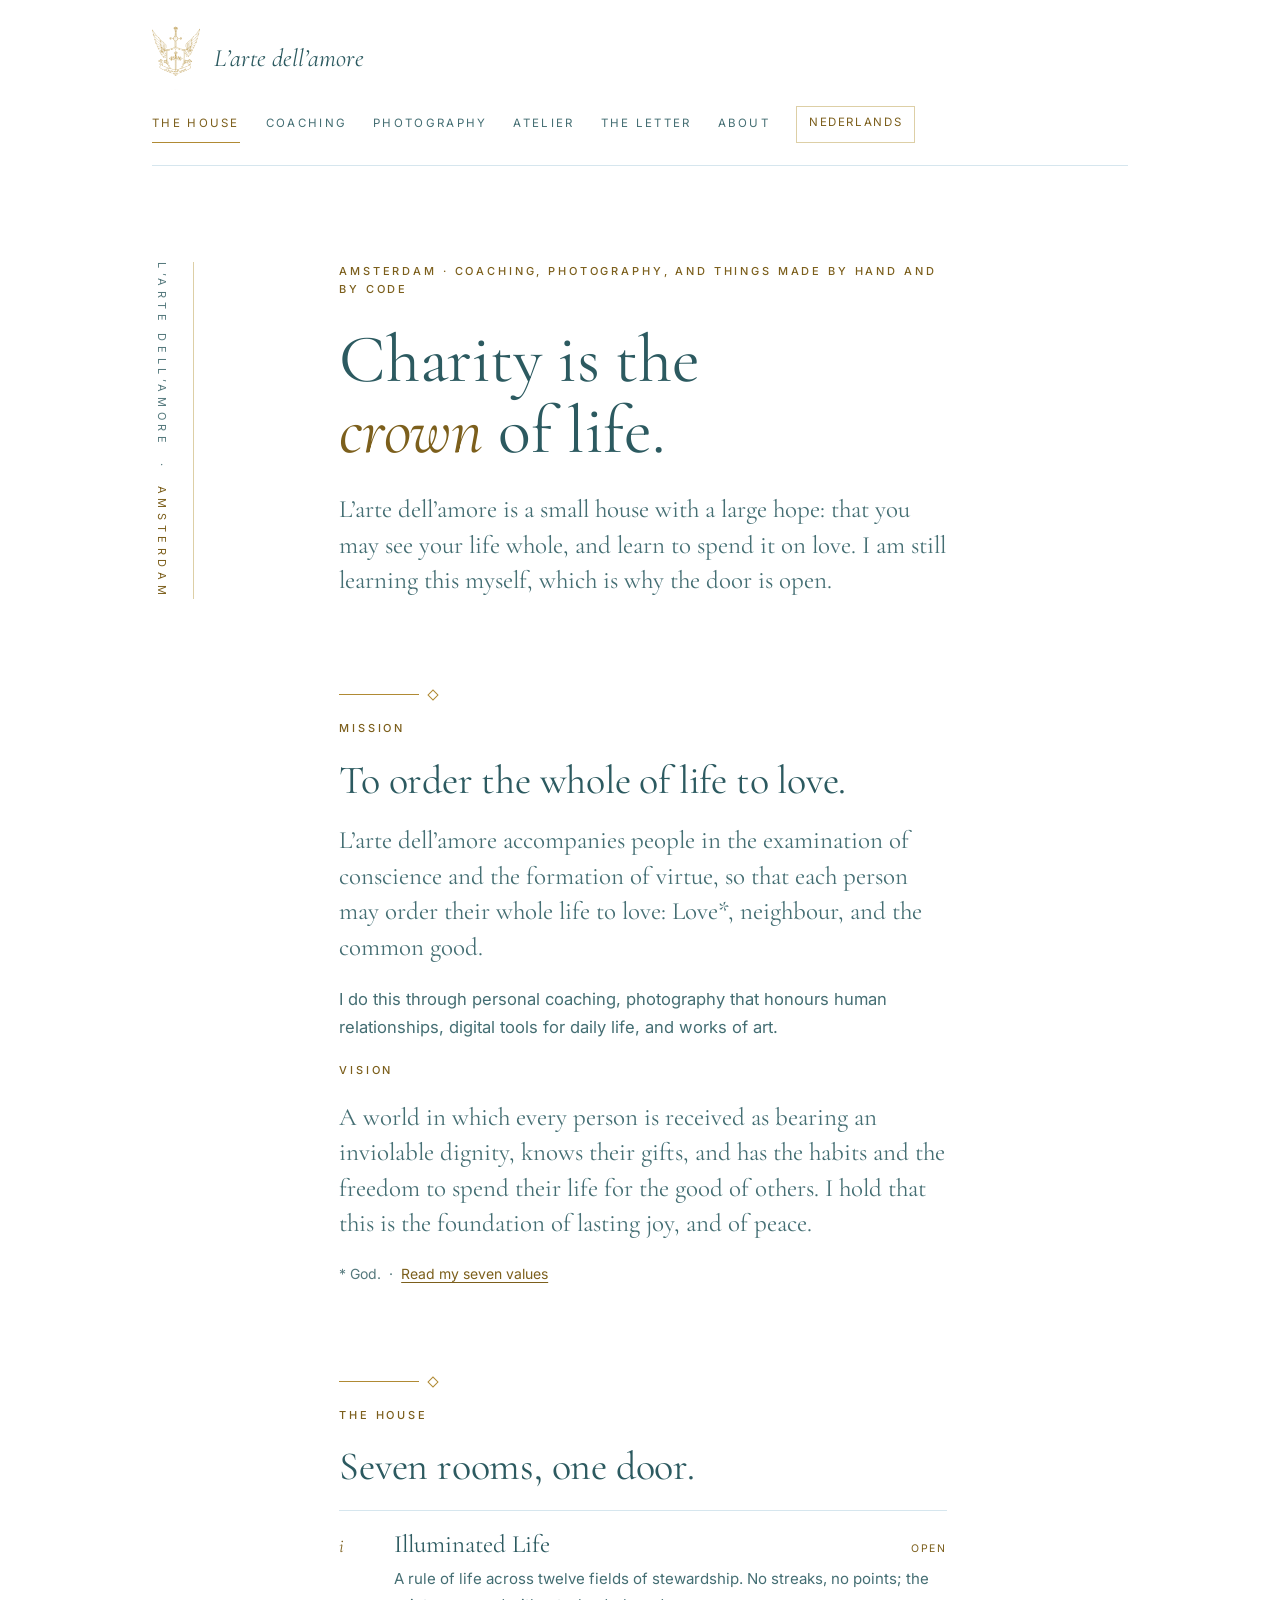
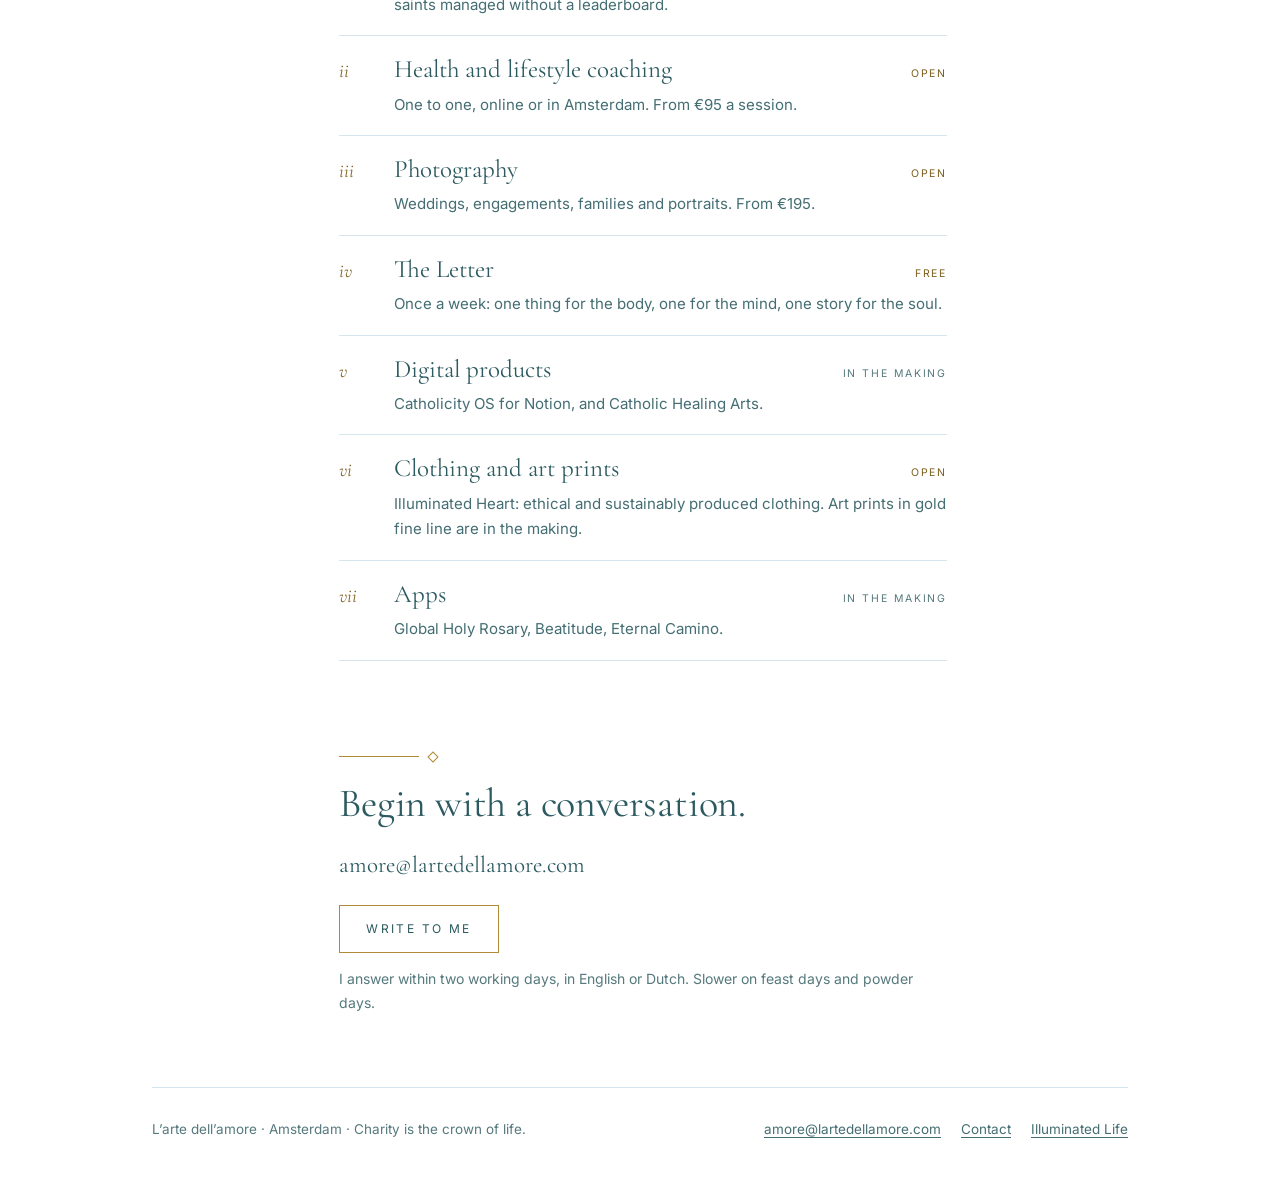
<file: index.html>
<!doctype html>
<html lang="en">
<head>
<meta charset="utf-8">
<meta name="viewport" content="width=device-width, initial-scale=1, viewport-fit=cover">
<title>L'arte dell'amore</title>
<meta name="description" content="Coaching, photography and tools for a life ordered to love. Amsterdam.">
<link rel="canonical" href="https://lartedellamore.com/">
<link rel="alternate" hreflang="en" href="https://lartedellamore.com/">
<link rel="alternate" hreflang="nl" href="https://lartedellamore.com/nl/">
<meta property="og:title" content="L'arte dell'amore">
<meta property="og:description" content="Coaching, photography and tools for a life ordered to love. Amsterdam.">
<meta property="og:image" content="https://lartedellamore.com/assets/og.jpg">
<meta property="og:type" content="website">
<link rel="icon" href="assets/crest-small.png">
<link rel="stylesheet" href="css/site.css">
</head>
<body>
<a class="skip" href="#main">Skip to the text</a>
<div class="wrap">
<header class="top">
  <a class="mark" href="index.html"><img src="assets/crest-small.png" alt="" width="360" height="476">L&rsquo;arte dell&rsquo;amore</a>
  <nav aria-label="Pages"><a href="index.html" aria-current="page">The house</a><a href="coaching.html">Coaching</a><a href="photography.html">Photography</a><a href="atelier.html">Atelier</a><a href="letter.html">The Letter</a><a href="about.html">About</a><a class="lang" href="nl/index.html" lang="nl" hreflang="nl">Nederlands</a></nav>
</header>
<div class="page">
  <p class="rail">L&rsquo;arte dell&rsquo;amore &nbsp;&middot;&nbsp; <b>Amsterdam</b></p>
  <main class="col" id="main">
    <section class="crest" aria-labelledby="h-t">
      <p class="eyebrow">Amsterdam &middot; coaching, photography, and things made by hand and by code</p>
      <h1 class="display" id="h-t">Charity is the <em>crown</em> of life.</h1>
      <p class="lede">L&rsquo;arte dell&rsquo;amore is a small house with a large hope: that you may see your life whole, and learn to spend it on love. I am still learning this myself, which is why the door is open.</p>
    </section>

    <section class="sec" aria-labelledby="m-t">
      <span class="rule" aria-hidden="true"></span>
      <p class="eyebrow">Mission</p>
      <h2 class="h2" id="m-t">To order the whole of life to love.</h2>
      <p class="lede">L&rsquo;arte dell&rsquo;amore accompanies people in the examination of conscience and the formation of virtue, so that each person may order their whole life to love: Love*, neighbour, and the common good.</p>
      <div class="prose">
        <p>I do this through personal coaching, photography that honours human relationships, digital tools for daily life, and works of art.</p>
      </div>
      <p class="eyebrow">Vision</p>
      <p class="lede">A world in which every person is received as bearing an inviolable dignity, knows their gifts, and has the habits and the freedom to spend their life for the good of others. I hold that this is the foundation of lasting joy, and of peace.</p>
      <p class="small">* God. &nbsp;&middot;&nbsp; <a href="about.html#v-t">Read my seven values</a></p>
    </section>

    <section class="sec" aria-labelledby="i-t">
      <span class="rule" aria-hidden="true"></span>
      <p class="eyebrow">The house</p>
      <h2 class="h2" id="i-t">Seven rooms, one door.</h2>
      <ol class="index">
        <li><span class="n">i</span><a class="t" href="https://lartedellamore.github.io/illuminated-life/" rel="noopener">Illuminated Life</a><span class="state open">Open</span><span class="d">A rule of life across twelve fields of stewardship. No streaks, no points; the saints managed without a leaderboard.</span></li>
        <li><span class="n">ii</span><a class="t" href="coaching.html">Health and lifestyle coaching</a><span class="state open">Open</span><span class="d">One to one, online or in Amsterdam. From &euro;95 a session.</span></li>
        <li><span class="n">iii</span><a class="t" href="photography.html">Photography</a><span class="state open">Open</span><span class="d">Weddings, engagements, families and portraits. From &euro;195.</span></li>
        <li><span class="n">iv</span><a class="t" href="letter.html">The Letter</a><span class="state open">Free</span><span class="d">Once a week: one thing for the body, one for the mind, one story for the soul.</span></li>
        <li><span class="n">v</span><a class="t" href="atelier.html#digital">Digital products</a><span class="state">In the making</span><span class="d">Catholicity OS for Notion, and Catholic Healing Arts.</span></li>
        <li><span class="n">vi</span><a class="t" href="atelier.html#gifts">Clothing and art prints</a><span class="state open">Open</span><span class="d">Illuminated Heart: ethical and sustainably produced clothing. Art prints in gold fine line are in the making.</span></li>
        <li><span class="n">vii</span><a class="t" href="atelier.html#apps">Apps</a><span class="state">In the making</span><span class="d">Global Holy Rosary, Beatitude, Eternal Camino.</span></li>
      </ol>
    </section>

    <section class="sec" id="contact" aria-labelledby="c-t">
      <span class="rule" aria-hidden="true"></span>
      <h2 class="h2" id="c-t">Begin with a conversation.</h2>
      <p class="addr">amore@lartedellamore.com</p>
      <div class="row"><a class="btn" href="mailto:amore@lartedellamore.com">Write to me</a><span class="small">I answer within two working days, in English or Dutch. Slower on feast days and powder days.</span></div>
    </section>
  </main>
</div>
<footer class="foot">
  <span>L&rsquo;arte dell&rsquo;amore &middot; Amsterdam &middot; Charity is the crown of life.</span>
  <nav aria-label="Footer"><a href="mailto:amore@lartedellamore.com">amore@lartedellamore.com</a><a href="about.html#contact">Contact</a><a href="https://lartedellamore.github.io/illuminated-life/" rel="noopener">Illuminated Life</a></nav>
</footer>
</div>
</body>
</html>
</file>
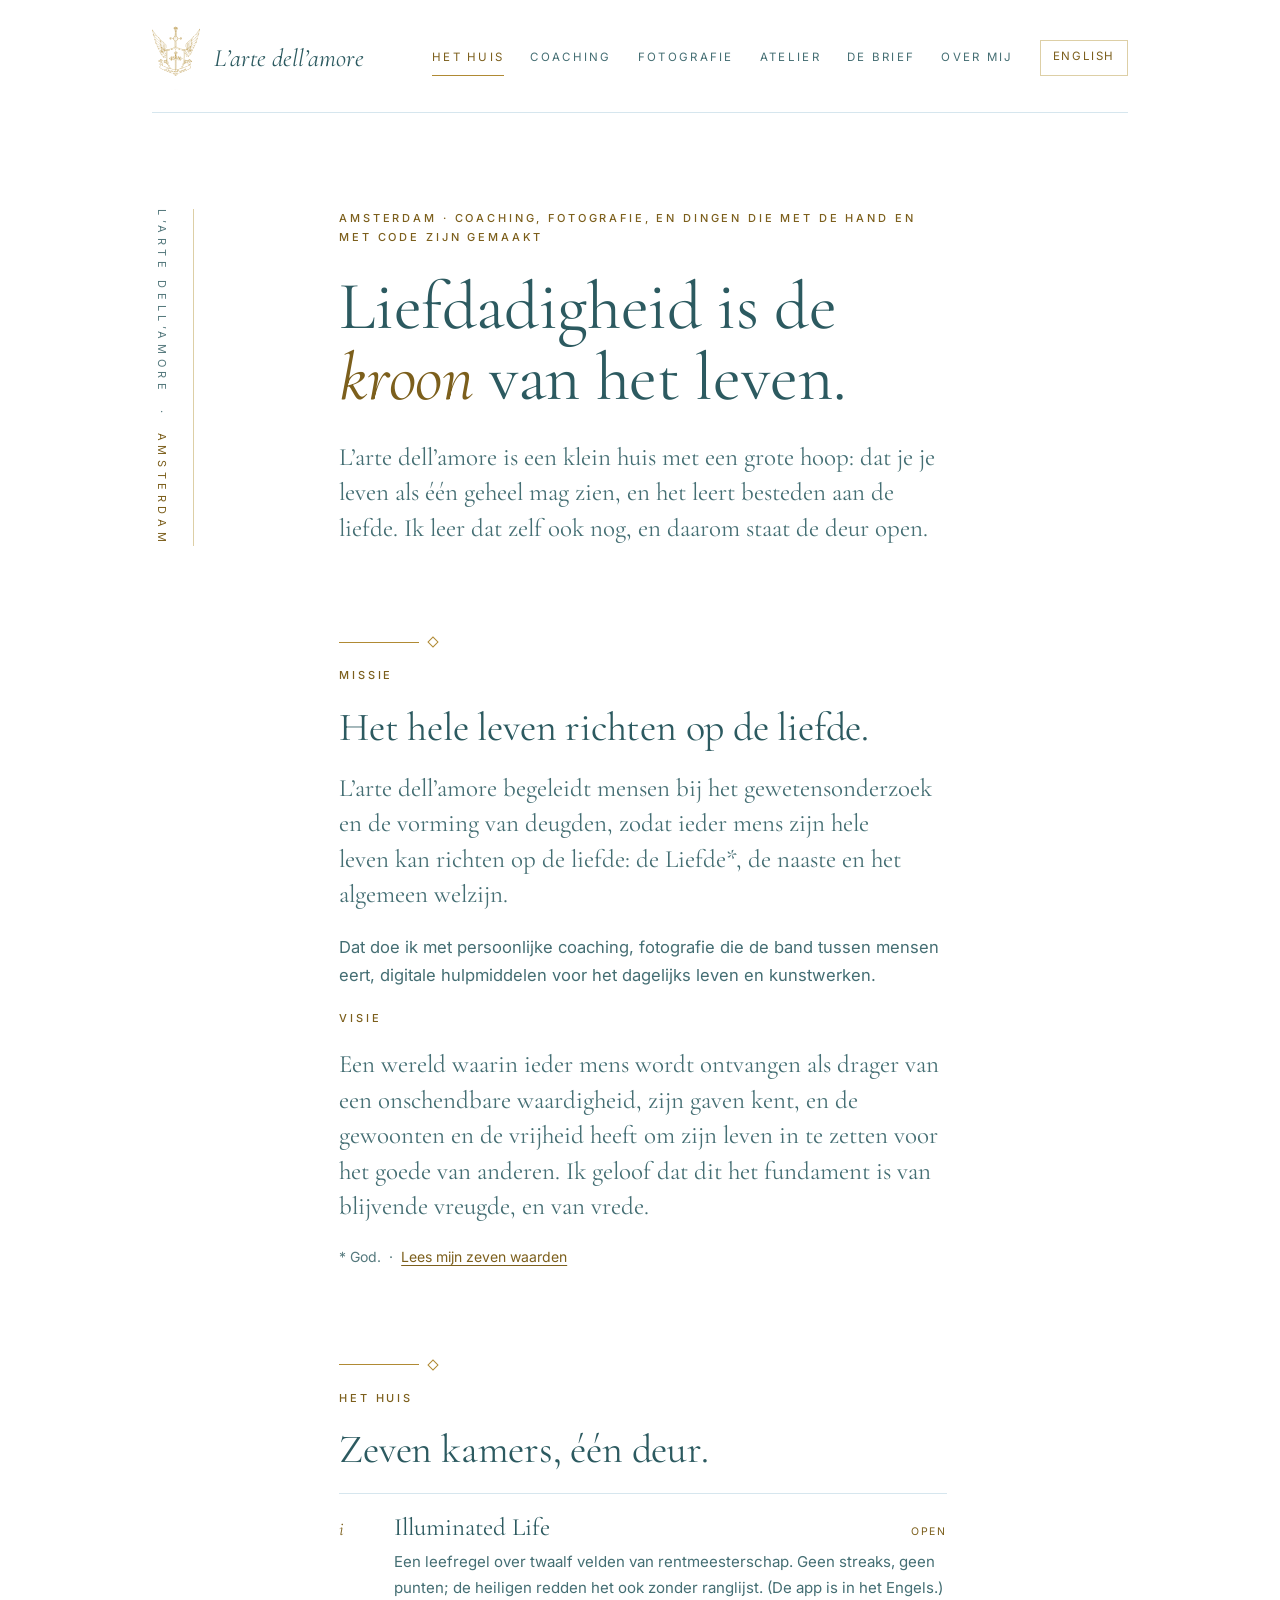
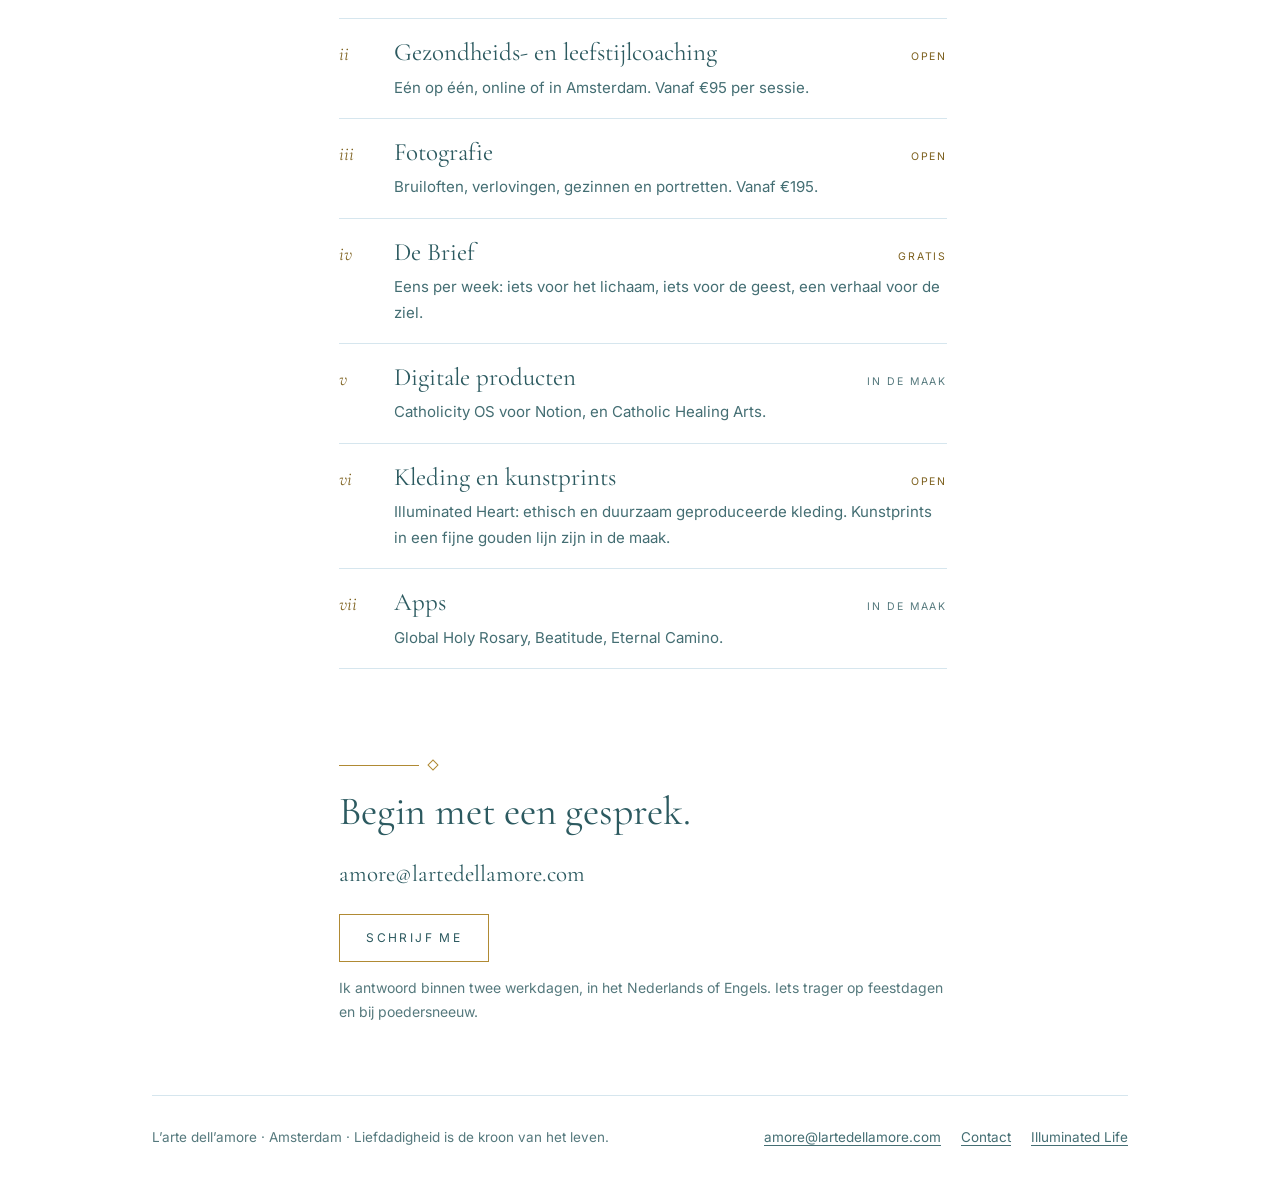
<file: nl/index.html>
<!doctype html>
<html lang="nl">
<head>
<meta charset="utf-8">
<meta name="viewport" content="width=device-width, initial-scale=1, viewport-fit=cover">
<title>L'arte dell'amore</title>
<meta name="description" content="Coaching, fotografie en hulpmiddelen voor een leven gericht op liefde. Amsterdam.">
<link rel="canonical" href="https://lartedellamore.com/nl/">
<link rel="alternate" hreflang="en" href="https://lartedellamore.com/">
<link rel="alternate" hreflang="nl" href="https://lartedellamore.com/nl/">
<meta property="og:title" content="L'arte dell'amore">
<meta property="og:description" content="Coaching, fotografie en hulpmiddelen voor een leven gericht op liefde. Amsterdam.">
<meta property="og:image" content="https://lartedellamore.com/assets/og.jpg">
<meta property="og:type" content="website">
<link rel="icon" href="../assets/crest-small.png">
<link rel="stylesheet" href="../css/site.css">
</head>
<body>
<a class="skip" href="#main">Ga naar de tekst</a>
<div class="wrap">
<header class="top">
  <a class="mark" href="index.html"><img src="../assets/crest-small.png" alt="" width="360" height="476">L&rsquo;arte dell&rsquo;amore</a>
  <nav aria-label="Pagina's"><a href="index.html" aria-current="page">Het huis</a><a href="coaching.html">Coaching</a><a href="photography.html">Fotografie</a><a href="atelier.html">Atelier</a><a href="letter.html">De Brief</a><a href="about.html">Over mij</a><a class="lang" href="../index.html" lang="en" hreflang="en">English</a></nav>
</header>
<div class="page">
  <p class="rail">L&rsquo;arte dell&rsquo;amore &nbsp;&middot;&nbsp; <b>Amsterdam</b></p>
  <main class="col" id="main">
    <section class="crest" aria-labelledby="h-t">
      <p class="eyebrow">Amsterdam &middot; coaching, fotografie, en dingen die met de hand en met code zijn gemaakt</p>
      <h1 class="display" id="h-t">Liefdadigheid is de <em>kroon</em> van het leven.</h1>
      <p class="lede">L&rsquo;arte dell&rsquo;amore is een klein huis met een grote hoop: dat je je leven als &eacute;&eacute;n geheel mag zien, en het leert besteden aan de liefde. Ik leer dat zelf ook nog, en daarom staat de deur open.</p>
    </section>

    <section class="sec" aria-labelledby="m-t">
      <span class="rule" aria-hidden="true"></span>
      <p class="eyebrow">Missie</p>
      <h2 class="h2" id="m-t">Het hele leven richten op de liefde.</h2>
      <p class="lede">L&rsquo;arte dell&rsquo;amore begeleidt mensen bij het gewetensonderzoek en de vorming van deugden, zodat ieder mens zijn hele leven kan richten op de liefde: de Liefde*, de naaste en het algemeen welzijn.</p>
      <div class="prose">
        <p>Dat doe ik met persoonlijke coaching, fotografie die de band tussen mensen eert, digitale hulpmiddelen voor het dagelijks leven en kunstwerken.</p>
      </div>
      <p class="eyebrow">Visie</p>
      <p class="lede">Een wereld waarin ieder mens wordt ontvangen als drager van een onschendbare waardigheid, zijn gaven kent, en de gewoonten en de vrijheid heeft om zijn leven in te zetten voor het goede van anderen. Ik geloof dat dit het fundament is van blijvende vreugde, en van vrede.</p>
      <p class="small">* God. &nbsp;&middot;&nbsp; <a href="about.html#v-t">Lees mijn zeven waarden</a></p>
    </section>

    <section class="sec" aria-labelledby="i-t">
      <span class="rule" aria-hidden="true"></span>
      <p class="eyebrow">Het huis</p>
      <h2 class="h2" id="i-t">Zeven kamers, &eacute;&eacute;n deur.</h2>
      <ol class="index">
        <li><span class="n">i</span><a class="t" href="https://lartedellamore.github.io/illuminated-life/" rel="noopener">Illuminated Life</a><span class="state open">Open</span><span class="d">Een leefregel over twaalf velden van rentmeesterschap. Geen streaks, geen punten; de heiligen redden het ook zonder ranglijst. (De app is in het Engels.)</span></li>
        <li><span class="n">ii</span><a class="t" href="coaching.html">Gezondheids- en leefstijlcoaching</a><span class="state open">Open</span><span class="d">E&eacute;n op &eacute;&eacute;n, online of in Amsterdam. Vanaf &euro;95 per sessie.</span></li>
        <li><span class="n">iii</span><a class="t" href="photography.html">Fotografie</a><span class="state open">Open</span><span class="d">Bruiloften, verlovingen, gezinnen en portretten. Vanaf &euro;195.</span></li>
        <li><span class="n">iv</span><a class="t" href="letter.html">De Brief</a><span class="state open">Gratis</span><span class="d">Eens per week: iets voor het lichaam, iets voor de geest, een verhaal voor de ziel.</span></li>
        <li><span class="n">v</span><a class="t" href="atelier.html#digital">Digitale producten</a><span class="state">In de maak</span><span class="d">Catholicity OS voor Notion, en Catholic Healing Arts.</span></li>
        <li><span class="n">vi</span><a class="t" href="atelier.html#gifts">Kleding en kunstprints</a><span class="state open">Open</span><span class="d">Illuminated Heart: ethisch en duurzaam geproduceerde kleding. Kunstprints in een fijne gouden lijn zijn in de maak.</span></li>
        <li><span class="n">vii</span><a class="t" href="atelier.html#apps">Apps</a><span class="state">In de maak</span><span class="d">Global Holy Rosary, Beatitude, Eternal Camino.</span></li>
      </ol>
    </section>

    <section class="sec" id="contact" aria-labelledby="c-t">
      <span class="rule" aria-hidden="true"></span>
      <h2 class="h2" id="c-t">Begin met een gesprek.</h2>
      <p class="addr">amore@lartedellamore.com</p>
      <div class="row"><a class="btn" href="mailto:amore@lartedellamore.com">Schrijf me</a><span class="small">Ik antwoord binnen twee werkdagen, in het Nederlands of Engels. Iets trager op feestdagen en bij poedersneeuw.</span></div>
    </section>
  </main>
</div>
<footer class="foot">
  <span>L&rsquo;arte dell&rsquo;amore &middot; Amsterdam &middot; Liefdadigheid is de kroon van het leven.</span>
  <nav aria-label="Voettekst"><a href="mailto:amore@lartedellamore.com">amore@lartedellamore.com</a><a href="about.html#contact">Contact</a><a href="https://lartedellamore.github.io/illuminated-life/" rel="noopener">Illuminated Life</a></nav>
</footer>
</div>
</body>
</html>
</file>
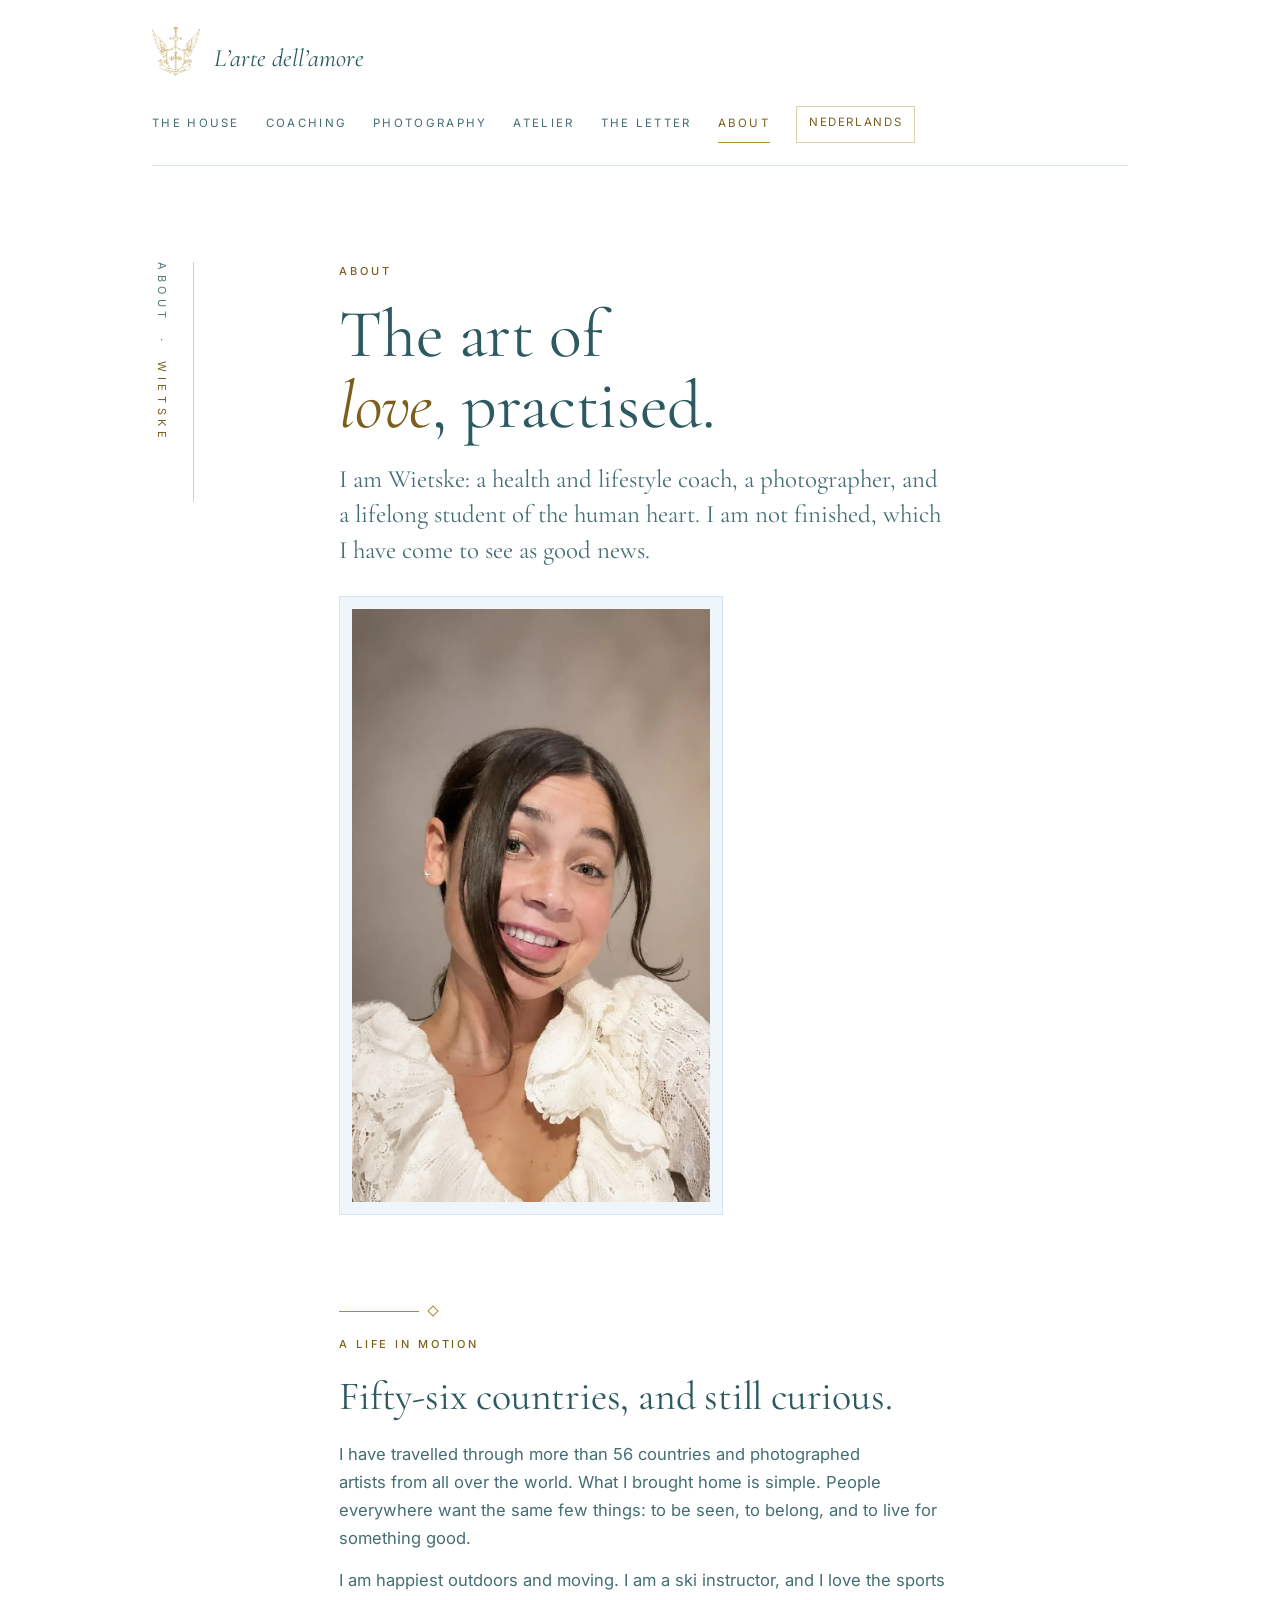
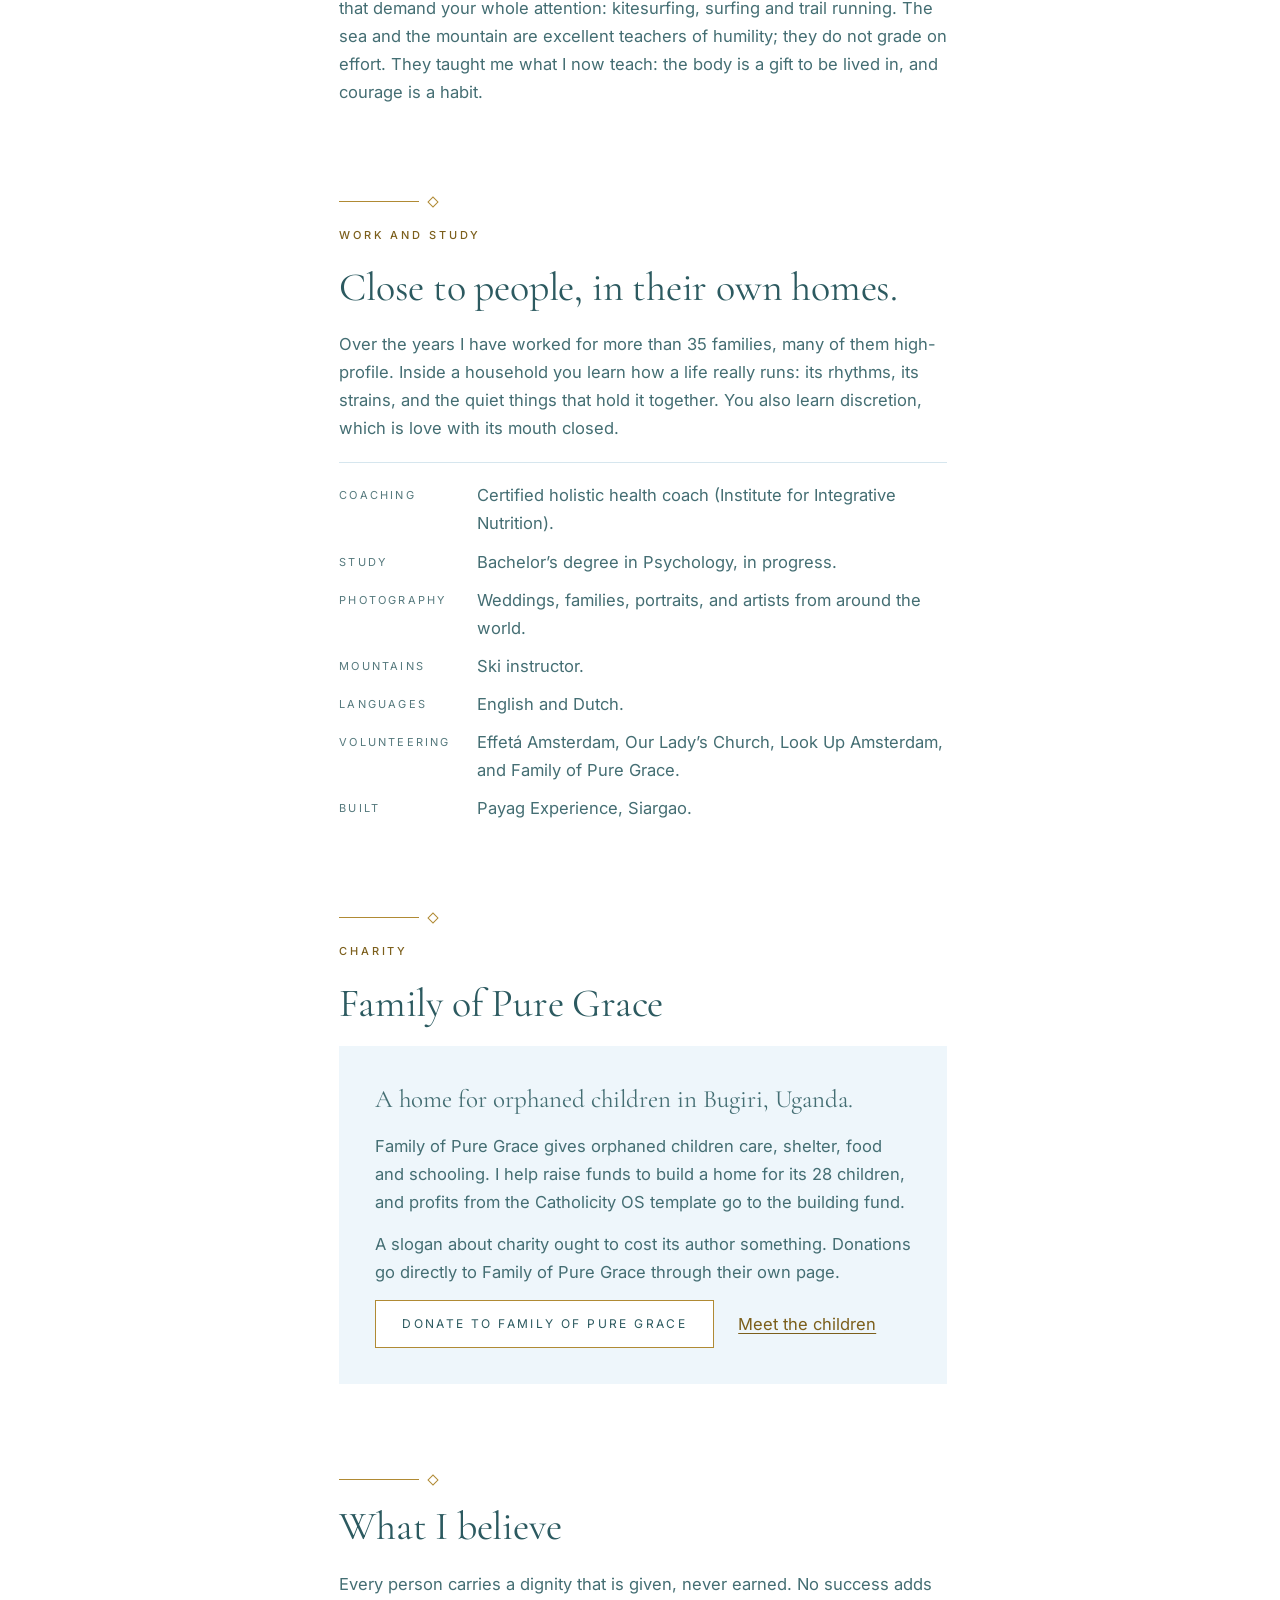
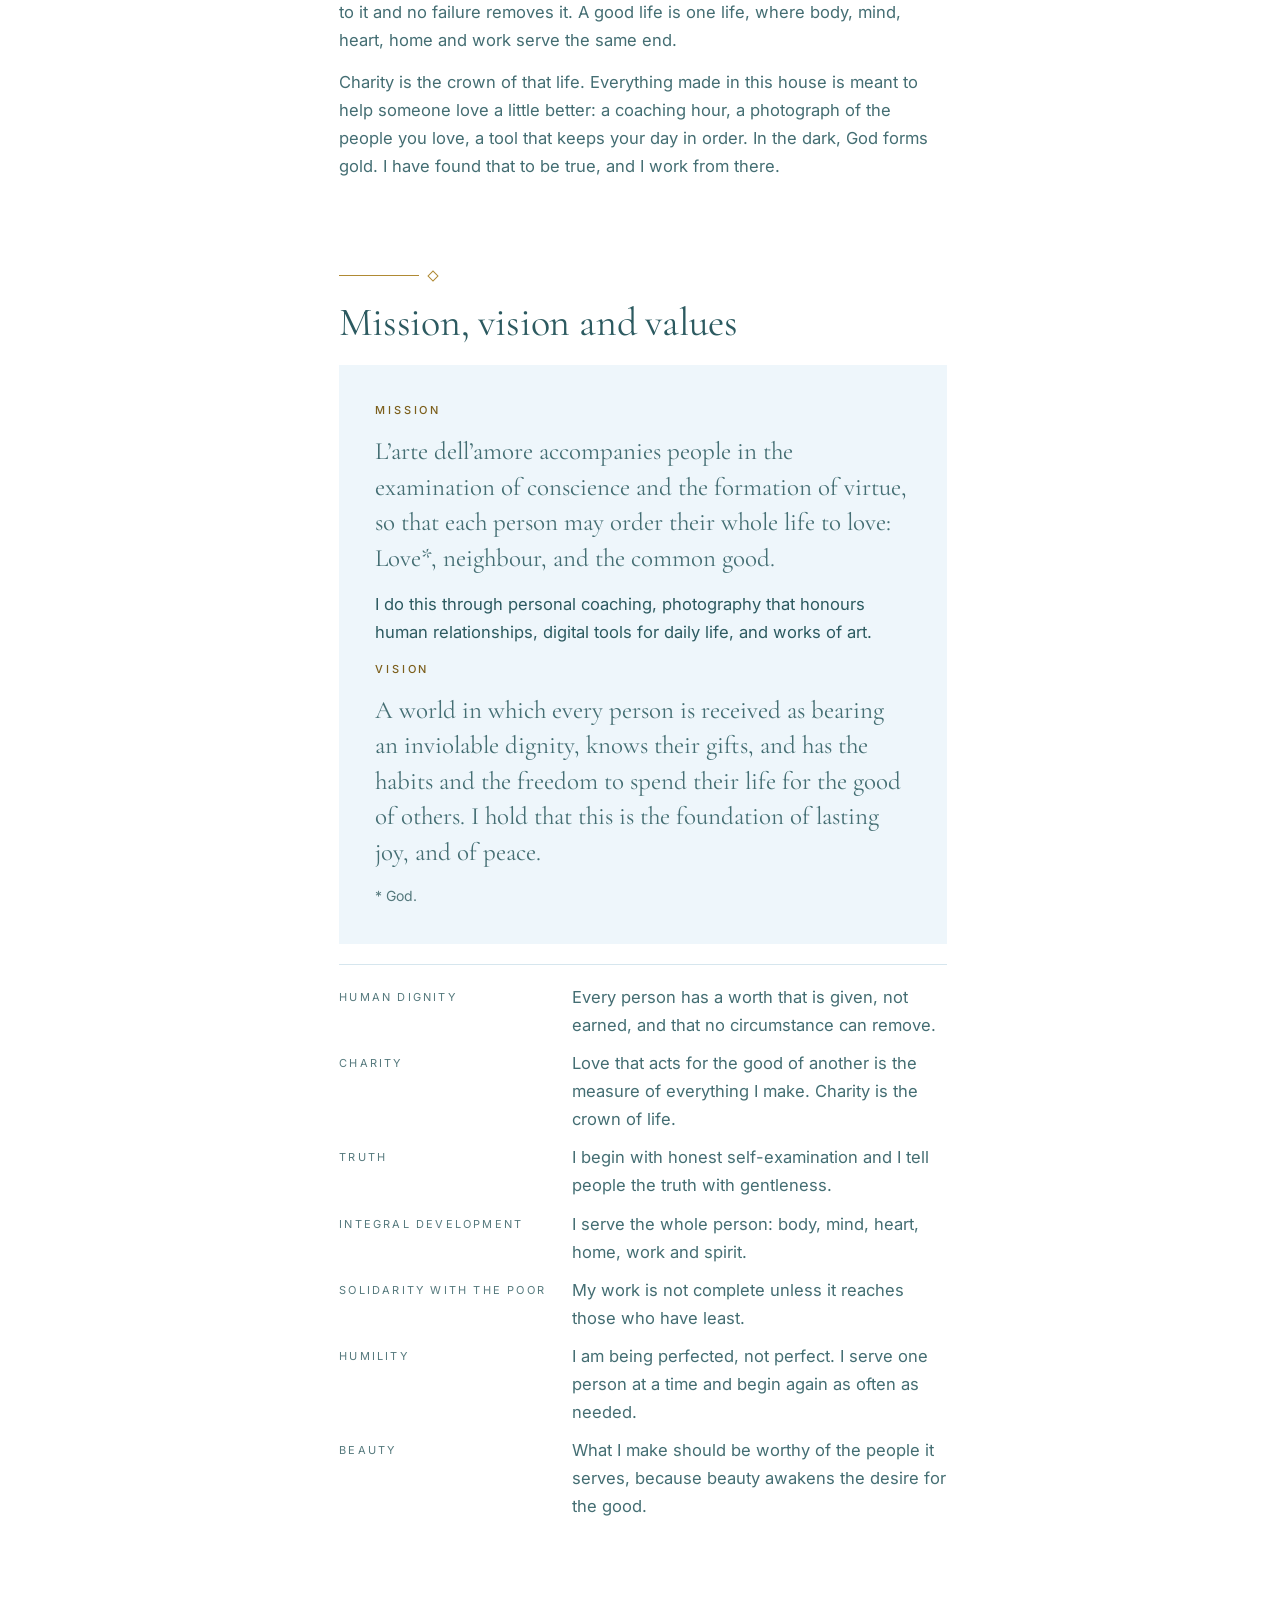
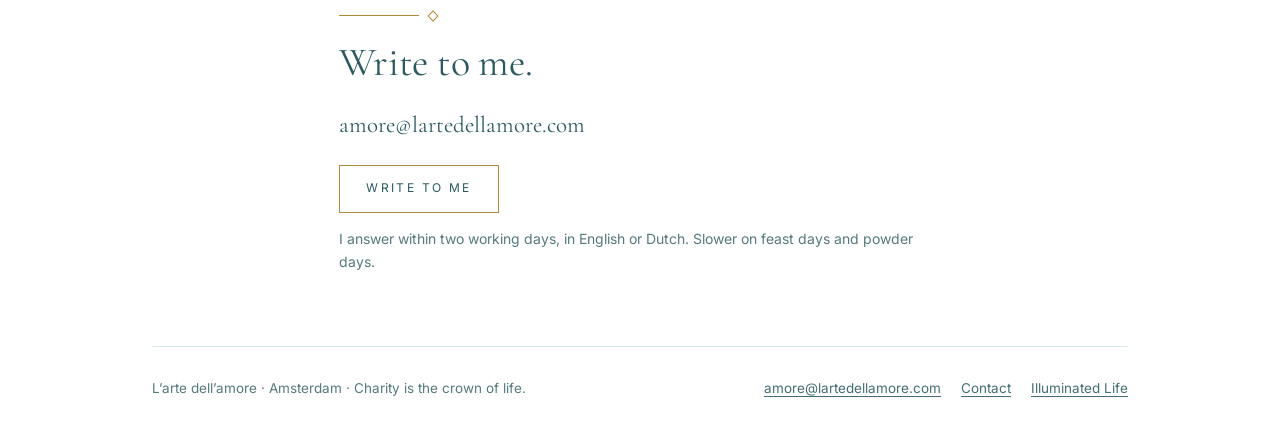
<file: about.html>
<!doctype html>
<html lang="en">
<head>
<meta charset="utf-8">
<meta name="viewport" content="width=device-width, initial-scale=1, viewport-fit=cover">
<title>About · L'arte dell'amore</title>
<meta name="description" content="Wietske, holistic health coach and photographer in Amsterdam.">
<link rel="canonical" href="https://lartedellamore.com/about.html">
<link rel="alternate" hreflang="en" href="https://lartedellamore.com/about.html">
<link rel="alternate" hreflang="nl" href="https://lartedellamore.com/nl/about.html">
<meta property="og:title" content="About · L'arte dell'amore">
<meta property="og:description" content="Wietske, holistic health coach and photographer in Amsterdam.">
<meta property="og:image" content="https://lartedellamore.com/assets/og.jpg">
<meta property="og:type" content="website">
<link rel="icon" href="assets/crest-small.png">
<link rel="stylesheet" href="css/site.css">
</head>
<body>
<a class="skip" href="#main">Skip to the text</a>
<div class="wrap">
<header class="top">
  <a class="mark" href="index.html"><img src="assets/crest-small.png" alt="" width="360" height="476">L&rsquo;arte dell&rsquo;amore</a>
  <nav aria-label="Pages"><a href="index.html">The house</a><a href="coaching.html">Coaching</a><a href="photography.html">Photography</a><a href="atelier.html">Atelier</a><a href="letter.html">The Letter</a><a href="about.html" aria-current="page">About</a><a class="lang" href="nl/about.html" lang="nl" hreflang="nl">Nederlands</a></nav>
</header>
<div class="page">
  <p class="rail">About &nbsp;&middot;&nbsp; <b>Wietske</b></p>
  <main class="col" id="main">
    <section class="sec" aria-labelledby="h-t">
      <p class="eyebrow">About</p>
      <h1 class="display" id="h-t">The art of <em>love</em>, practised.</h1>
      <p class="lede">I am Wietske: a health and lifestyle coach, a photographer, and a lifelong student of the human heart. I am not finished, which I have come to see as good news.</p>
      <figure class="portrait"><img src="assets/wietske-2.webp" width="900" height="1491" alt="Wietske, smiling, in a white lace blouse."></figure>
    </section>

    <section class="sec" aria-labelledby="l-t">
      <span class="rule" aria-hidden="true"></span>
      <p class="eyebrow">A life in motion</p>
      <h2 class="h2" id="l-t">Fifty-six countries, and still curious.</h2>
      <div class="prose">
        <p>I have travelled through more than 56 countries and photographed artists from all over the world. What I brought home is simple. People everywhere want the same few things: to be seen, to belong, and to live for something good.</p>
        <p>I am happiest outdoors and moving. I am a ski instructor, and I love the sports that demand your whole attention: kitesurfing, surfing and trail running. The sea and the mountain are excellent teachers of humility; they do not grade on effort. They taught me what I now teach: the body is a gift to be lived in, and courage is a habit.</p>
      </div>
    </section>

    <section class="sec" aria-labelledby="w-t">
      <span class="rule" aria-hidden="true"></span>
      <p class="eyebrow">Work and study</p>
      <h2 class="h2" id="w-t">Close to people, in their own homes.</h2>
      <div class="prose">
        <p>Over the years I have worked for more than 35 families, many of them high-profile. Inside a household you learn how a life really runs: its rhythms, its strains, and the quiet things that hold it together. You also learn discretion, which is love with its mouth closed.</p>
      </div>
      <dl class="terms">
        <dt>Coaching</dt><dd>Certified holistic health coach (Institute for Integrative Nutrition).</dd>
        <dt>Study</dt><dd>Bachelor&rsquo;s degree in Psychology, in progress.</dd>
        <dt>Photography</dt><dd>Weddings, families, portraits, and artists from around the world.</dd>
        <dt>Mountains</dt><dd>Ski instructor.</dd>
        <dt>Languages</dt><dd>English and Dutch.</dd>
        <dt>Volunteering</dt><dd>Effet&aacute; Amsterdam, Our Lady&rsquo;s Church, Look Up Amsterdam, and Family of Pure Grace.</dd>
        <dt>Built</dt><dd>Payag Experience, Siargao.</dd>
      </dl>
    </section>

    <section class="sec" aria-labelledby="f-t">
      <span class="rule" aria-hidden="true"></span>
      <p class="eyebrow">Charity</p>
      <h2 class="h2" id="f-t">Family of Pure Grace</h2>
      <div class="panel">
        <p class="lede">A home for orphaned children in Bugiri, Uganda.</p>
        <div class="prose">
          <p>Family of Pure Grace gives orphaned children care, shelter, food and schooling. I help raise funds to build a home for its 28 children, and profits from the Catholicity OS template go to the building fund.</p>
          <p>A slogan about charity ought to cost its author something. Donations go directly to Family of Pure Grace through their own page.</p>
        </div>
        <div class="row"><a class="btn" href="https://familyofpuregrace.wixsite.com/my-site/donate" rel="noopener">Donate to Family of Pure Grace</a><a href="https://familyofpuregrace.wixsite.com/my-site" rel="noopener">Meet the children</a></div>
      </div>
    </section>

    <section class="sec" aria-labelledby="b-t">
      <span class="rule" aria-hidden="true"></span>
      <h2 class="h2" id="b-t">What I believe</h2>
      <div class="prose">
        <p>Every person carries a dignity that is given, never earned. No success adds to it and no failure removes it. A good life is one life, where body, mind, heart, home and work serve the same end.</p>
        <p>Charity is the crown of that life. Everything made in this house is meant to help someone love a little better: a coaching hour, a photograph of the people you love, a tool that keeps your day in order. In the dark, God forms gold. I have found that to be true, and I work from there.</p>
      </div>
    </section>

    <section class="sec" aria-labelledby="v-t">
      <span class="rule" aria-hidden="true"></span>
      <h2 class="h2" id="v-t">Mission, vision and values</h2>
      <div class="panel">
        <p class="eyebrow">Mission</p>
        <p class="lede">L&rsquo;arte dell&rsquo;amore accompanies people in the examination of conscience and the formation of virtue, so that each person may order their whole life to love: Love*, neighbour, and the common good.</p>
        <p>I do this through personal coaching, photography that honours human relationships, digital tools for daily life, and works of art.</p>
        <p class="eyebrow">Vision</p>
        <p class="lede">A world in which every person is received as bearing an inviolable dignity, knows their gifts, and has the habits and the freedom to spend their life for the good of others. I hold that this is the foundation of lasting joy, and of peace.</p>
        <p class="small">* God.</p>
      </div>
      <dl class="terms">
        <dt>Human dignity</dt><dd>Every person has a worth that is given, not earned, and that no circumstance can remove.</dd>
        <dt>Charity</dt><dd>Love that acts for the good of another is the measure of everything I make. Charity is the crown of life.</dd>
        <dt>Truth</dt><dd>I begin with honest self-examination and I tell people the truth with gentleness.</dd>
        <dt>Integral development</dt><dd>I serve the whole person: body, mind, heart, home, work and spirit.</dd>
        <dt>Solidarity with the poor</dt><dd>My work is not complete unless it reaches those who have least.</dd>
        <dt>Humility</dt><dd>I am being perfected, not perfect. I serve one person at a time and begin again as often as needed.</dd>
        <dt>Beauty</dt><dd>What I make should be worthy of the people it serves, because beauty awakens the desire for the good.</dd>
      </dl>
    </section>

    <section class="sec" id="contact" aria-labelledby="c-t">
      <span class="rule" aria-hidden="true"></span>
      <h2 class="h2" id="c-t">Write to me.</h2>
      <p class="addr">amore@lartedellamore.com</p>
      <div class="row"><a class="btn" href="mailto:amore@lartedellamore.com">Write to me</a><span class="small">I answer within two working days, in English or Dutch. Slower on feast days and powder days.</span></div>
    </section>
  </main>
</div>
<footer class="foot">
  <span>L&rsquo;arte dell&rsquo;amore &middot; Amsterdam &middot; Charity is the crown of life.</span>
  <nav aria-label="Footer"><a href="mailto:amore@lartedellamore.com">amore@lartedellamore.com</a><a href="about.html#contact">Contact</a><a href="https://lartedellamore.github.io/illuminated-life/" rel="noopener">Illuminated Life</a></nav>
</footer>
</div>
</body>
</html>
</file>
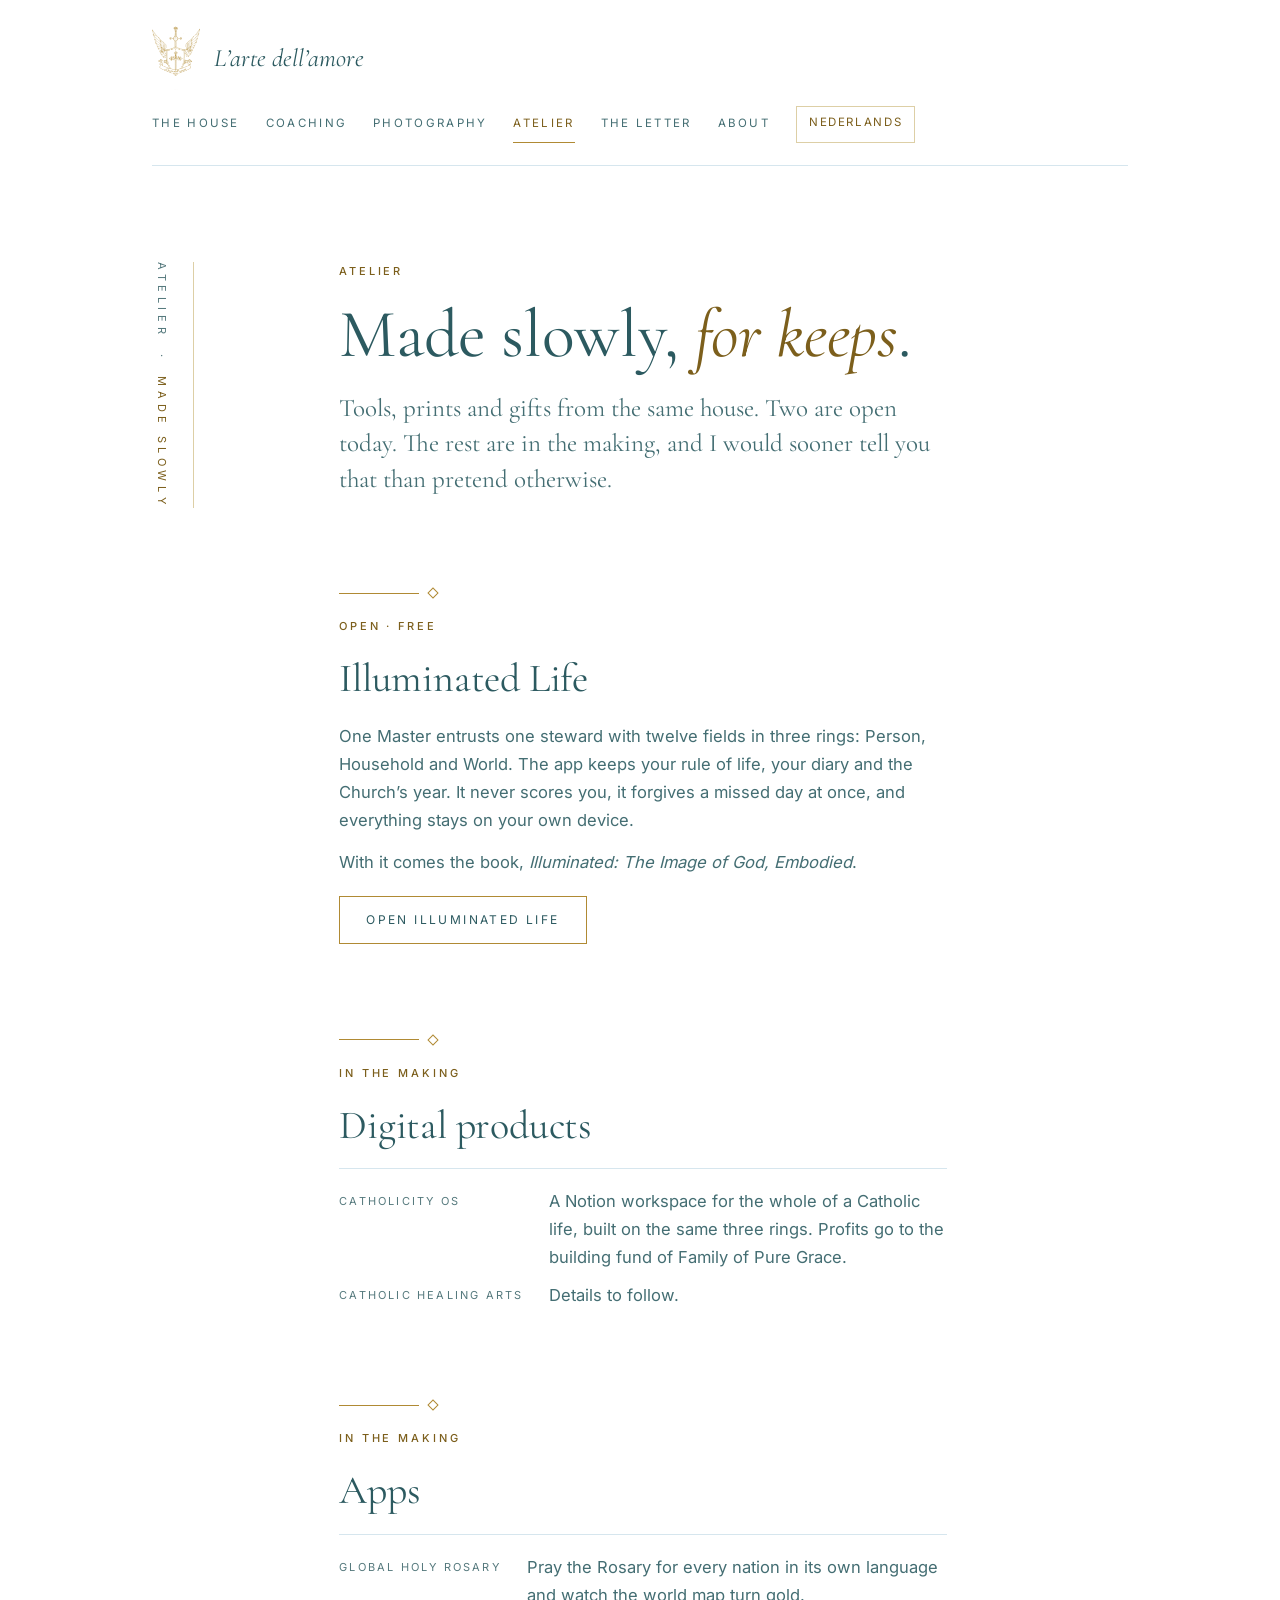
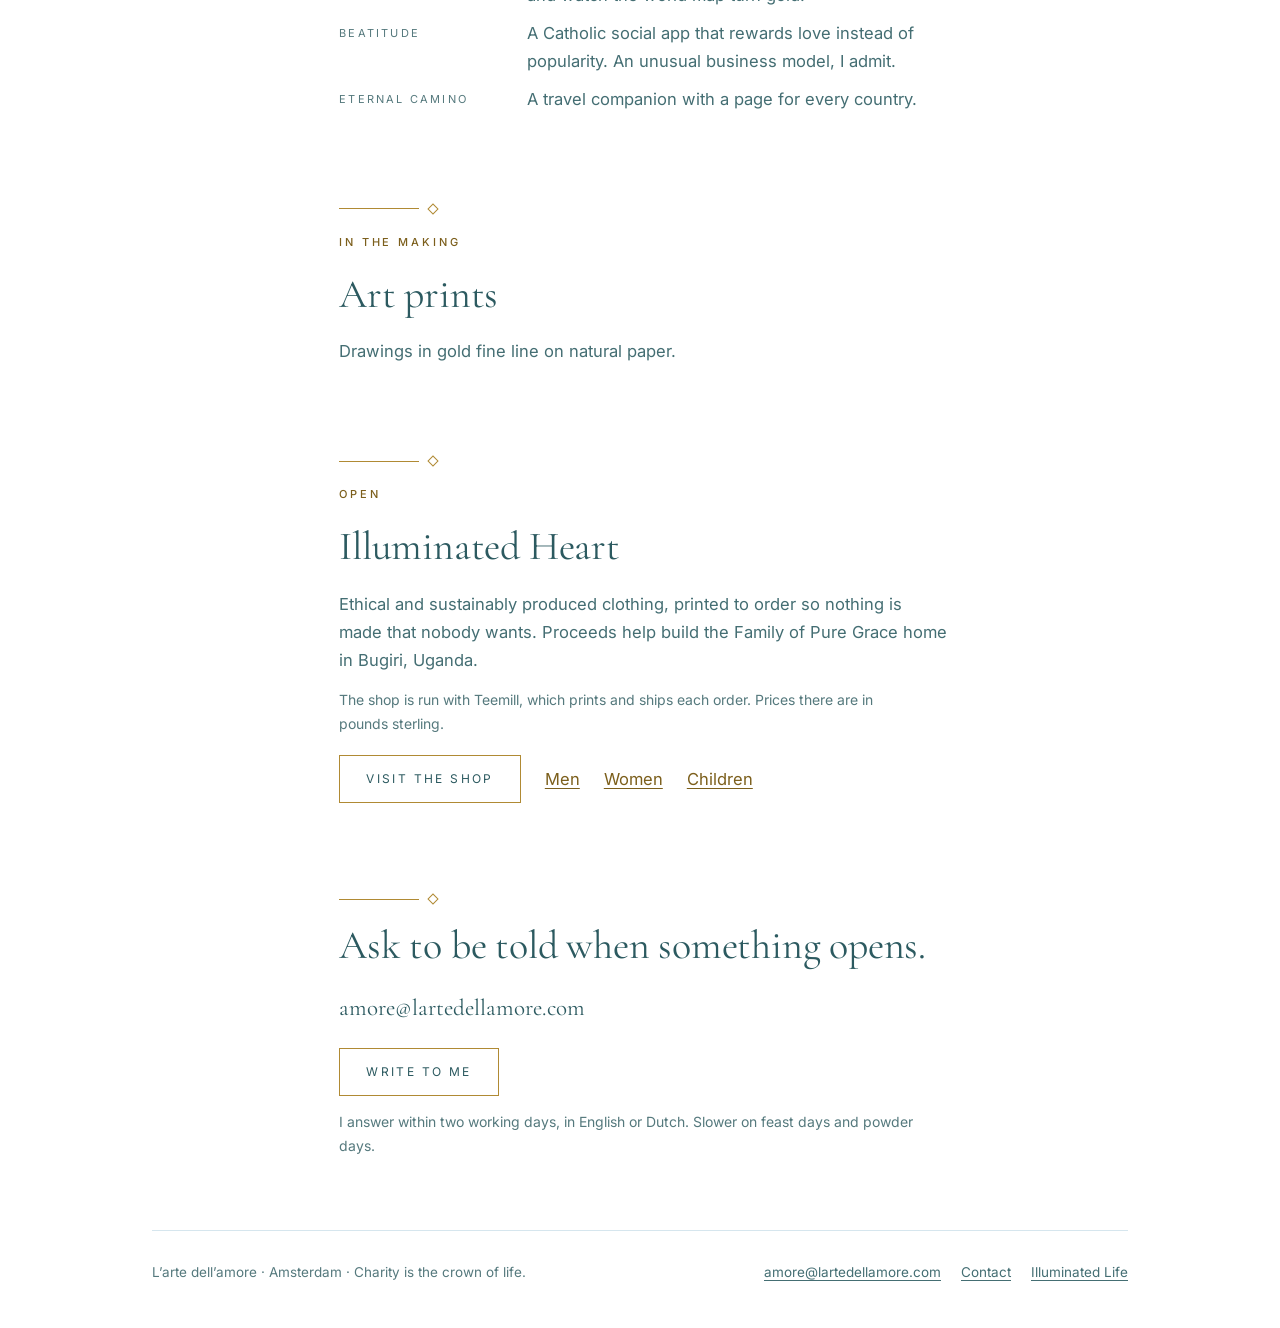
<file: atelier.html>
<!doctype html>
<html lang="en">
<head>
<meta charset="utf-8">
<meta name="viewport" content="width=device-width, initial-scale=1, viewport-fit=cover">
<title>Atelier · L'arte dell'amore</title>
<meta name="description" content="Illuminated Life, digital products, apps, art prints and gifts.">
<link rel="canonical" href="https://lartedellamore.com/atelier.html">
<link rel="alternate" hreflang="en" href="https://lartedellamore.com/atelier.html">
<link rel="alternate" hreflang="nl" href="https://lartedellamore.com/nl/atelier.html">
<meta property="og:title" content="Atelier · L'arte dell'amore">
<meta property="og:description" content="Illuminated Life, digital products, apps, art prints and gifts.">
<meta property="og:image" content="https://lartedellamore.com/assets/og.jpg">
<meta property="og:type" content="website">
<link rel="icon" href="assets/crest-small.png">
<link rel="stylesheet" href="css/site.css">
</head>
<body>
<a class="skip" href="#main">Skip to the text</a>
<div class="wrap">
<header class="top">
  <a class="mark" href="index.html"><img src="assets/crest-small.png" alt="" width="360" height="476">L&rsquo;arte dell&rsquo;amore</a>
  <nav aria-label="Pages"><a href="index.html">The house</a><a href="coaching.html">Coaching</a><a href="photography.html">Photography</a><a href="atelier.html" aria-current="page">Atelier</a><a href="letter.html">The Letter</a><a href="about.html">About</a><a class="lang" href="nl/atelier.html" lang="nl" hreflang="nl">Nederlands</a></nav>
</header>
<div class="page">
  <p class="rail">Atelier &nbsp;&middot;&nbsp; <b>made slowly</b></p>
  <main class="col" id="main">
    <section class="sec" aria-labelledby="h-t">
      <p class="eyebrow">Atelier</p>
      <h1 class="display" id="h-t">Made slowly, <em>for keeps</em>.</h1>
      <p class="lede">Tools, prints and gifts from the same house. Two are open today. The rest are in the making, and I would sooner tell you that than pretend otherwise.</p>
    </section>

    <section class="sec" aria-labelledby="il-t">
      <span class="rule" aria-hidden="true"></span>
      <p class="eyebrow">Open &middot; free</p>
      <h2 class="h2" id="il-t">Illuminated Life</h2>
      <div class="prose">
        <p>One Master entrusts one steward with twelve fields in three rings: Person, Household and World. The app keeps your rule of life, your diary and the Church&rsquo;s year. It never scores you, it forgives a missed day at once, and everything stays on your own device.</p>
        <p>With it comes the book, <i>Illuminated: The Image of God, Embodied</i>.</p>
      </div>
      <div class="row"><a class="btn" href="https://lartedellamore.github.io/illuminated-life/" rel="noopener">Open Illuminated Life</a></div>
    </section>

    <section class="sec" id="digital" aria-labelledby="d-t">
      <span class="rule" aria-hidden="true"></span>
      <p class="eyebrow">In the making</p>
      <h2 class="h2" id="d-t">Digital products</h2>
      <dl class="terms">
        <dt>Catholicity OS</dt><dd>A Notion workspace for the whole of a Catholic life, built on the same three rings. Profits go to the building fund of Family of Pure Grace.</dd>
        <dt>Catholic Healing Arts</dt><dd>Details to follow.</dd>
      </dl>
    </section>

    <section class="sec" id="apps" aria-labelledby="a-t">
      <span class="rule" aria-hidden="true"></span>
      <p class="eyebrow">In the making</p>
      <h2 class="h2" id="a-t">Apps</h2>
      <dl class="terms">
        <dt>Global Holy Rosary</dt><dd>Pray the Rosary for every nation in its own language and watch the world map turn gold.</dd>
        <dt>Beatitude</dt><dd>A Catholic social app that rewards love instead of popularity. An unusual business model, I admit.</dd>
        <dt>Eternal Camino</dt><dd>A travel companion with a page for every country.</dd>
      </dl>
    </section>

    <section class="sec" id="prints" aria-labelledby="pr-t">
      <span class="rule" aria-hidden="true"></span>
      <p class="eyebrow">In the making</p>
      <h2 class="h2" id="pr-t">Art prints</h2>
      <p class="prose">Drawings in gold fine line on natural paper.</p>
    </section>

    <section class="sec" id="gifts" aria-labelledby="gf-t">
      <span class="rule" aria-hidden="true"></span>
      <p class="eyebrow">Open</p>
      <h2 class="h2" id="gf-t">Illuminated Heart</h2>
      <div class="prose">
        <p>Ethical and sustainably produced clothing, printed to order so nothing is made that nobody wants. Proceeds help build the Family of Pure Grace home in Bugiri, Uganda.</p>
        <p class="small">The shop is run with Teemill, which prints and ships each order. Prices there are in pounds sterling.</p>
      </div>
      <div class="row"><a class="btn" href="https://illuminated-heart.teemill.com/" rel="noopener">Visit the shop</a><a href="https://illuminated-heart.teemill.com/collection/all-clothing-men/" rel="noopener">Men</a><a href="https://illuminated-heart.teemill.com/men-woman-collection-landing-page/" rel="noopener">Women</a><a href="https://illuminated-heart.teemill.com/collection/children/" rel="noopener">Children</a></div>
    </section>

    <section class="sec" id="contact" aria-labelledby="c-t">
      <span class="rule" aria-hidden="true"></span>
      <h2 class="h2" id="c-t">Ask to be told when something opens.</h2>
      <p class="addr">amore@lartedellamore.com</p>
      <div class="row"><a class="btn" href="mailto:amore@lartedellamore.com">Write to me</a><span class="small">I answer within two working days, in English or Dutch. Slower on feast days and powder days.</span></div>
    </section>
  </main>
</div>
<footer class="foot">
  <span>L&rsquo;arte dell&rsquo;amore &middot; Amsterdam &middot; Charity is the crown of life.</span>
  <nav aria-label="Footer"><a href="mailto:amore@lartedellamore.com">amore@lartedellamore.com</a><a href="about.html#contact">Contact</a><a href="https://lartedellamore.github.io/illuminated-life/" rel="noopener">Illuminated Life</a></nav>
</footer>
</div>
</body>
</html>
</file>
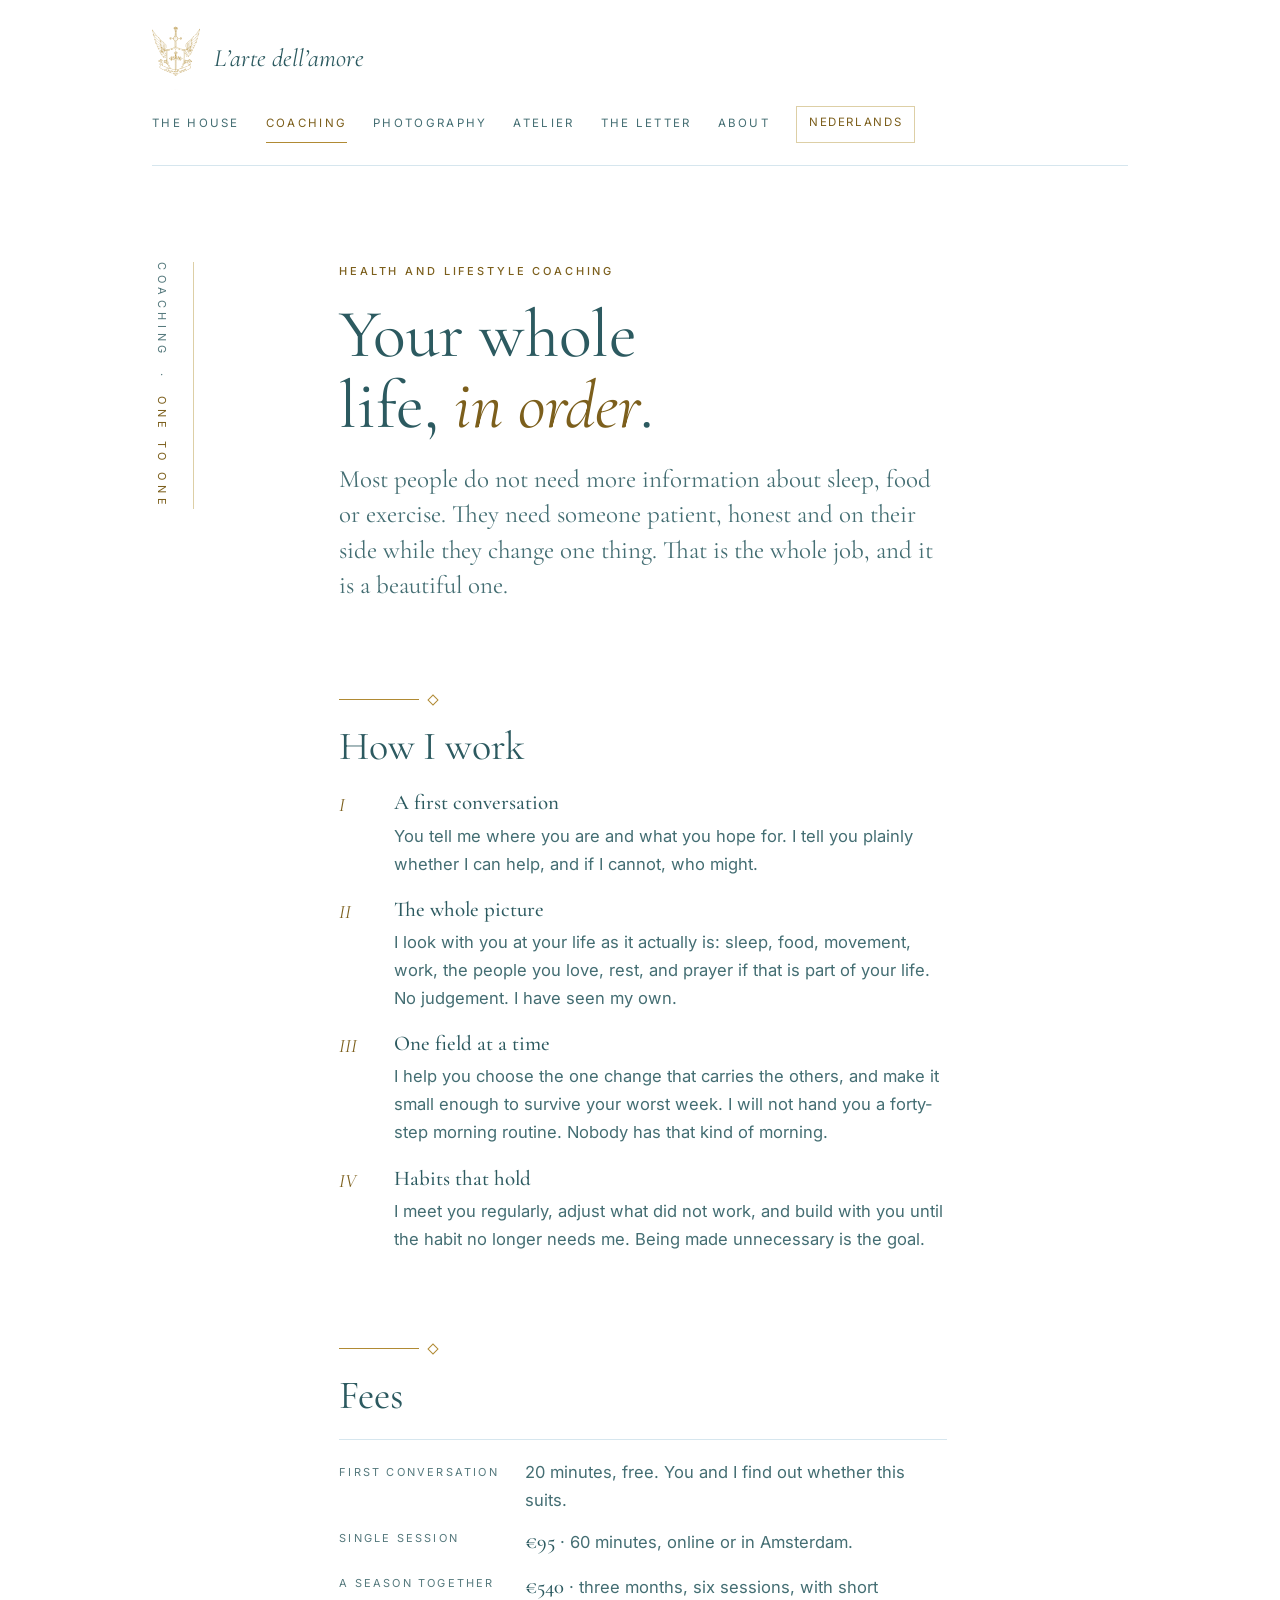
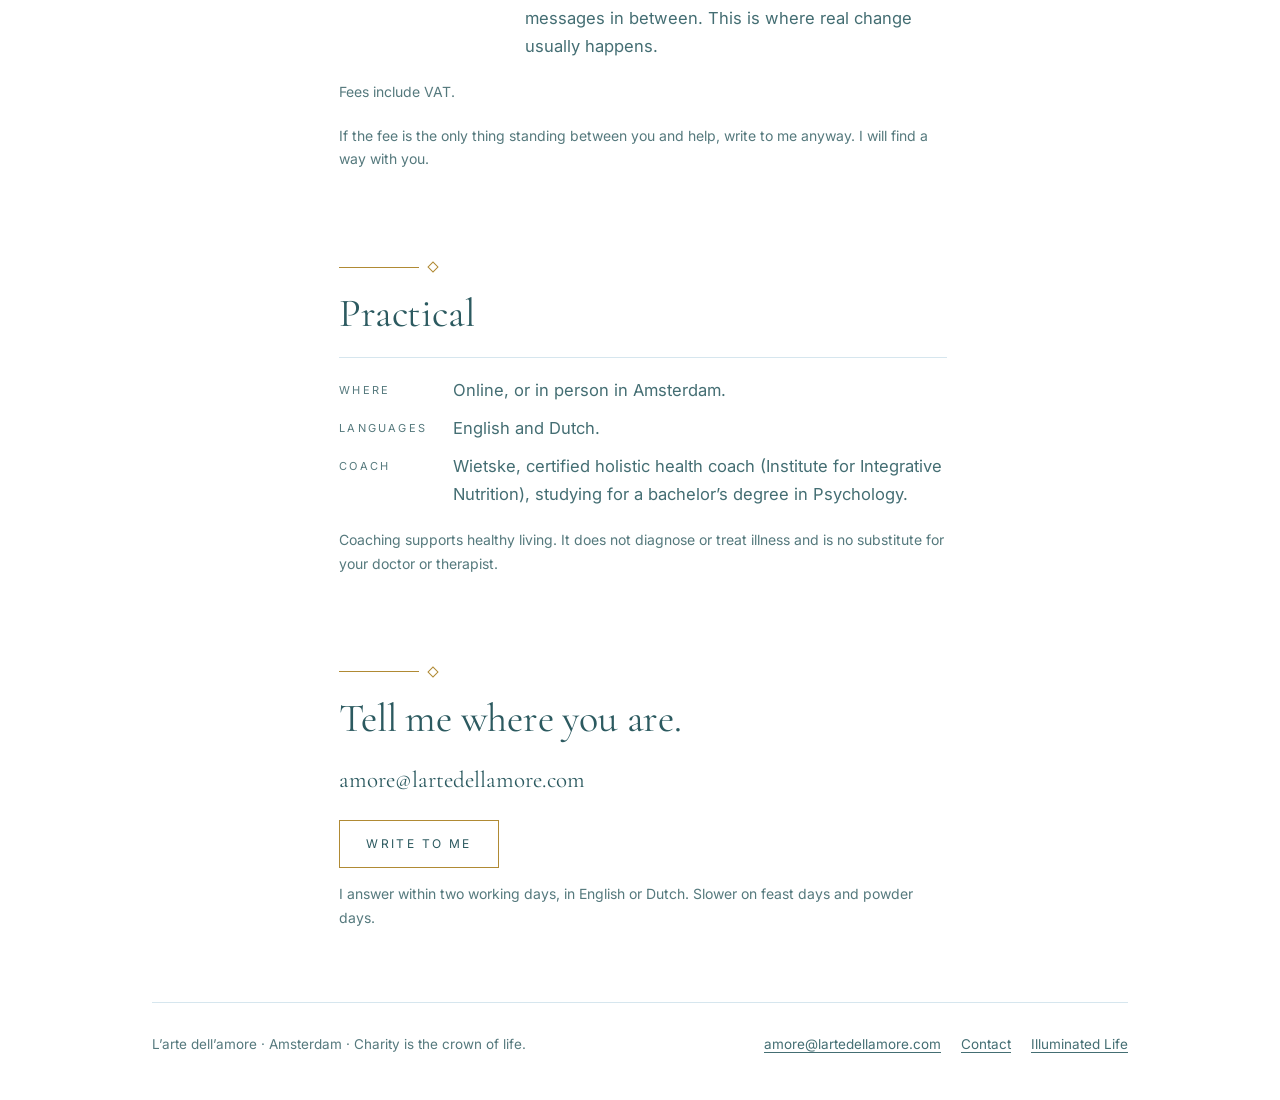
<file: coaching.html>
<!doctype html>
<html lang="en">
<head>
<meta charset="utf-8">
<meta name="viewport" content="width=device-width, initial-scale=1, viewport-fit=cover">
<title>Coaching · L'arte dell'amore</title>
<meta name="description" content="One-to-one holistic health and lifestyle coaching, online or in Amsterdam. From 95 euros a session.">
<link rel="canonical" href="https://lartedellamore.com/coaching.html">
<link rel="alternate" hreflang="en" href="https://lartedellamore.com/coaching.html">
<link rel="alternate" hreflang="nl" href="https://lartedellamore.com/nl/coaching.html">
<meta property="og:title" content="Coaching · L'arte dell'amore">
<meta property="og:description" content="One-to-one holistic health and lifestyle coaching, online or in Amsterdam. From 95 euros a session.">
<meta property="og:image" content="https://lartedellamore.com/assets/og.jpg">
<meta property="og:type" content="website">
<link rel="icon" href="assets/crest-small.png">
<link rel="stylesheet" href="css/site.css">
</head>
<body>
<a class="skip" href="#main">Skip to the text</a>
<div class="wrap">
<header class="top">
  <a class="mark" href="index.html"><img src="assets/crest-small.png" alt="" width="360" height="476">L&rsquo;arte dell&rsquo;amore</a>
  <nav aria-label="Pages"><a href="index.html">The house</a><a href="coaching.html" aria-current="page">Coaching</a><a href="photography.html">Photography</a><a href="atelier.html">Atelier</a><a href="letter.html">The Letter</a><a href="about.html">About</a><a class="lang" href="nl/coaching.html" lang="nl" hreflang="nl">Nederlands</a></nav>
</header>
<div class="page">
  <p class="rail">Coaching &nbsp;&middot;&nbsp; <b>one to one</b></p>
  <main class="col" id="main">
    <section class="sec" aria-labelledby="h-t">
      <p class="eyebrow">Health and lifestyle coaching</p>
      <h1 class="display" id="h-t">Your whole life, <em>in order</em>.</h1>
      <p class="lede">Most people do not need more information about sleep, food or exercise. They need someone patient, honest and on their side while they change one thing. That is the whole job, and it is a beautiful one.</p>
    </section>

    <section class="sec" aria-labelledby="w-t">
      <span class="rule" aria-hidden="true"></span>
      <h2 class="h2" id="w-t">How I work</h2>
      <ol class="steps">
        <li><b>A first conversation</b><span>You tell me where you are and what you hope for. I tell you plainly whether I can help, and if I cannot, who might.</span></li>
        <li><b>The whole picture</b><span>I look with you at your life as it actually is: sleep, food, movement, work, the people you love, rest, and prayer if that is part of your life. No judgement. I have seen my own.</span></li>
        <li><b>One field at a time</b><span>I help you choose the one change that carries the others, and make it small enough to survive your worst week. I will not hand you a forty-step morning routine. Nobody has that kind of morning.</span></li>
        <li><b>Habits that hold</b><span>I meet you regularly, adjust what did not work, and build with you until the habit no longer needs me. Being made unnecessary is the goal.</span></li>
      </ol>
    </section>

    <section class="sec" aria-labelledby="f-t">
      <span class="rule" aria-hidden="true"></span>
      <h2 class="h2" id="f-t">Fees</h2>
      <dl class="terms">
        <dt>First conversation</dt><dd>20 minutes, free. You and I find out whether this suits.</dd>
        <dt>Single session</dt><dd><b>&euro;95</b> &middot; 60 minutes, online or in Amsterdam.</dd>
        <dt>A season together</dt><dd><b>&euro;540</b> &middot; three months, six sessions, with short messages in between. This is where real change usually happens.</dd>
      </dl>
      <p class="small">Fees include VAT.</p>
      <p class="small">If the fee is the only thing standing between you and help, write to me anyway. I will find a way with you.</p>
    </section>

    <section class="sec" aria-labelledby="p-t">
      <span class="rule" aria-hidden="true"></span>
      <h2 class="h2" id="p-t">Practical</h2>
      <dl class="terms">
        <dt>Where</dt><dd>Online, or in person in Amsterdam.</dd>
        <dt>Languages</dt><dd>English and Dutch.</dd>
        <dt>Coach</dt><dd>Wietske, certified holistic health coach (Institute for Integrative Nutrition), studying for a bachelor&rsquo;s degree in Psychology.</dd>
      </dl>
      <p class="small">Coaching supports healthy living. It does not diagnose or treat illness and is no substitute for your doctor or therapist.</p>
    </section>

    <section class="sec" id="contact" aria-labelledby="c-t">
      <span class="rule" aria-hidden="true"></span>
      <h2 class="h2" id="c-t">Tell me where you are.</h2>
      <p class="addr">amore@lartedellamore.com</p>
      <div class="row"><a class="btn" href="mailto:amore@lartedellamore.com">Write to me</a><span class="small">I answer within two working days, in English or Dutch. Slower on feast days and powder days.</span></div>
    </section>
  </main>
</div>
<footer class="foot">
  <span>L&rsquo;arte dell&rsquo;amore &middot; Amsterdam &middot; Charity is the crown of life.</span>
  <nav aria-label="Footer"><a href="mailto:amore@lartedellamore.com">amore@lartedellamore.com</a><a href="about.html#contact">Contact</a><a href="https://lartedellamore.github.io/illuminated-life/" rel="noopener">Illuminated Life</a></nav>
</footer>
</div>
</body>
</html>
</file>
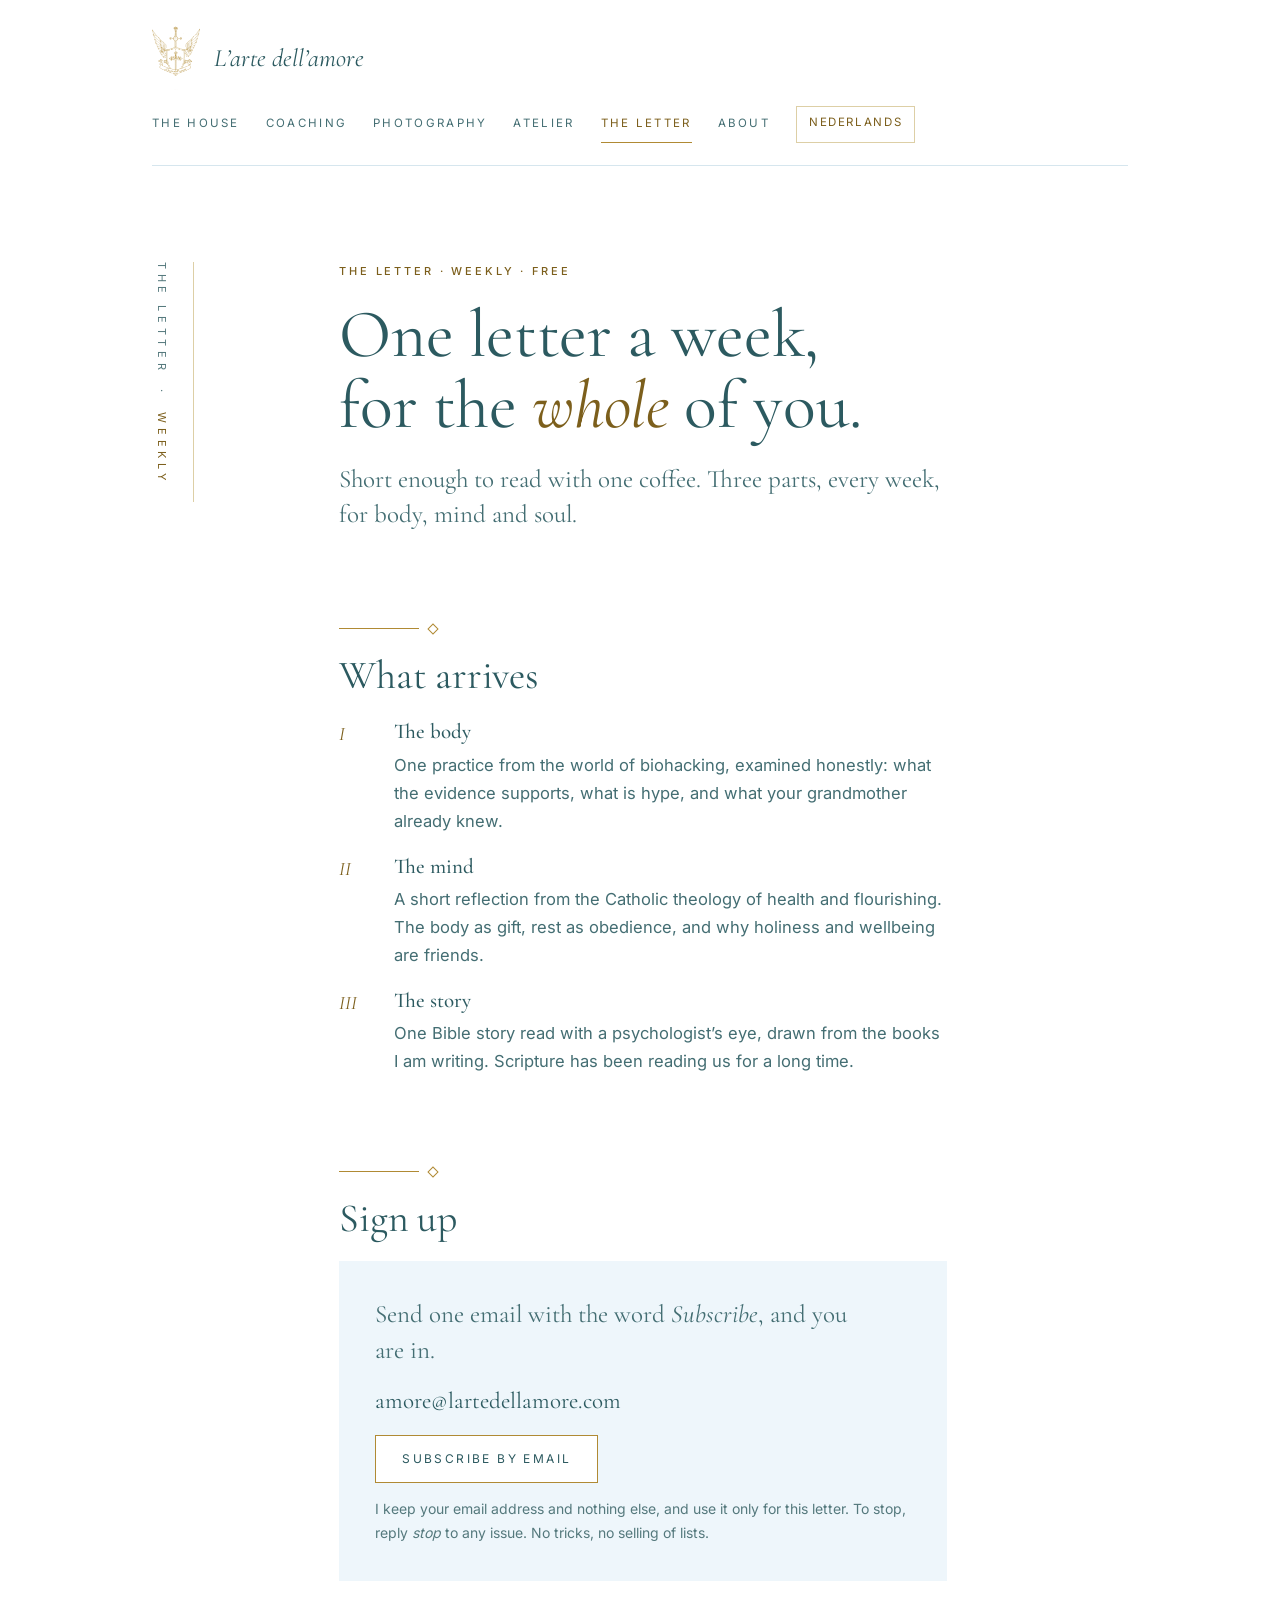
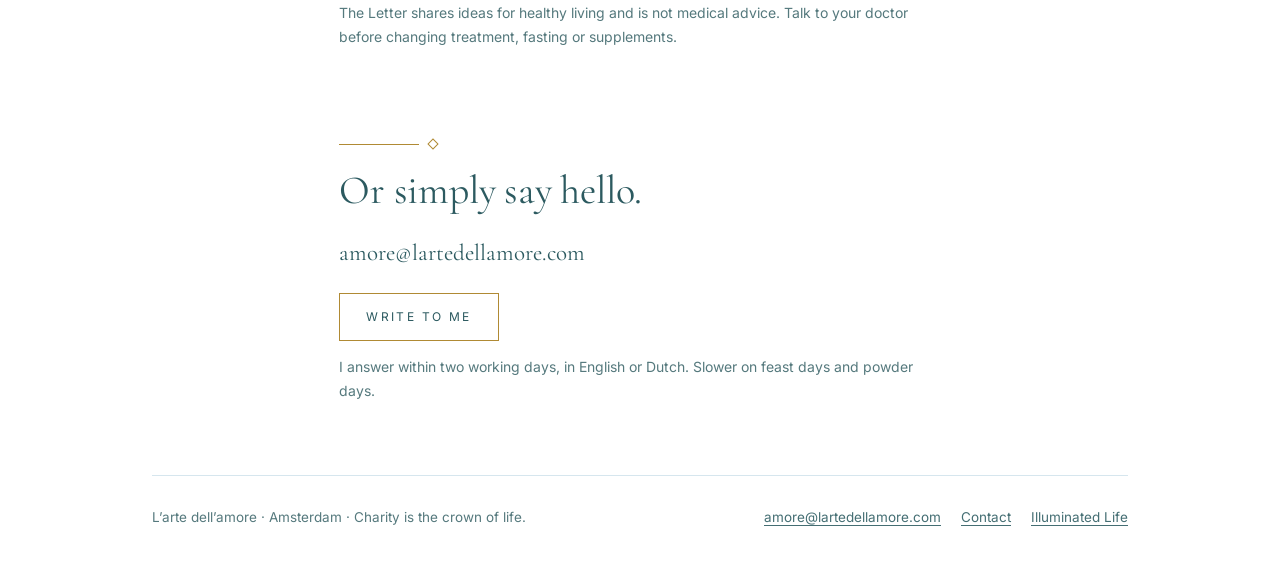
<file: letter.html>
<!doctype html>
<html lang="en">
<head>
<meta charset="utf-8">
<meta name="viewport" content="width=device-width, initial-scale=1, viewport-fit=cover">
<title>The Letter · L'arte dell'amore</title>
<meta name="description" content="A free weekly letter for body, mind and soul.">
<link rel="canonical" href="https://lartedellamore.com/letter.html">
<link rel="alternate" hreflang="en" href="https://lartedellamore.com/letter.html">
<link rel="alternate" hreflang="nl" href="https://lartedellamore.com/nl/letter.html">
<meta property="og:title" content="The Letter · L'arte dell'amore">
<meta property="og:description" content="A free weekly letter for body, mind and soul.">
<meta property="og:image" content="https://lartedellamore.com/assets/og.jpg">
<meta property="og:type" content="website">
<link rel="icon" href="assets/crest-small.png">
<link rel="stylesheet" href="css/site.css">
</head>
<body>
<a class="skip" href="#main">Skip to the text</a>
<div class="wrap">
<header class="top">
  <a class="mark" href="index.html"><img src="assets/crest-small.png" alt="" width="360" height="476">L&rsquo;arte dell&rsquo;amore</a>
  <nav aria-label="Pages"><a href="index.html">The house</a><a href="coaching.html">Coaching</a><a href="photography.html">Photography</a><a href="atelier.html">Atelier</a><a href="letter.html" aria-current="page">The Letter</a><a href="about.html">About</a><a class="lang" href="nl/letter.html" lang="nl" hreflang="nl">Nederlands</a></nav>
</header>
<div class="page">
  <p class="rail">The Letter &nbsp;&middot;&nbsp; <b>weekly</b></p>
  <main class="col" id="main">
    <section class="sec" aria-labelledby="h-t">
      <p class="eyebrow">The Letter &middot; weekly &middot; free</p>
      <h1 class="display" id="h-t">One letter a week, for the <em>whole</em> of you.</h1>
      <p class="lede">Short enough to read with one coffee. Three parts, every week, for body, mind and soul.</p>
    </section>

    <section class="sec" aria-labelledby="w-t">
      <span class="rule" aria-hidden="true"></span>
      <h2 class="h2" id="w-t">What arrives</h2>
      <ol class="steps">
        <li><b>The body</b><span>One practice from the world of biohacking, examined honestly: what the evidence supports, what is hype, and what your grandmother already knew.</span></li>
        <li><b>The mind</b><span>A short reflection from the Catholic theology of health and flourishing. The body as gift, rest as obedience, and why holiness and wellbeing are friends.</span></li>
        <li><b>The story</b><span>One Bible story read with a psychologist&rsquo;s eye, drawn from the books I am writing. Scripture has been reading us for a long time.</span></li>
      </ol>
    </section>

    <section class="sec" aria-labelledby="s-t">
      <span class="rule" aria-hidden="true"></span>
      <h2 class="h2" id="s-t">Sign up</h2>
      <div class="panel">
        <p class="lede">Send one email with the word <i>Subscribe</i>, and you are in.</p>
        <p class="addr">amore@lartedellamore.com</p>
        <div class="row"><a class="btn" href="mailto:amore@lartedellamore.com?subject=Subscribe%20to%20The%20Letter">Subscribe by email</a></div>
        <p class="small">I keep your email address and nothing else, and use it only for this letter. To stop, reply <i>stop</i> to any issue. No tricks, no selling of lists.</p>
      </div>
      <p class="small">The Letter shares ideas for healthy living and is not medical advice. Talk to your doctor before changing treatment, fasting or supplements.</p>
    </section>

    <section class="sec" id="contact" aria-labelledby="c-t">
      <span class="rule" aria-hidden="true"></span>
      <h2 class="h2" id="c-t">Or simply say hello.</h2>
      <p class="addr">amore@lartedellamore.com</p>
      <div class="row"><a class="btn" href="mailto:amore@lartedellamore.com">Write to me</a><span class="small">I answer within two working days, in English or Dutch. Slower on feast days and powder days.</span></div>
    </section>
  </main>
</div>
<footer class="foot">
  <span>L&rsquo;arte dell&rsquo;amore &middot; Amsterdam &middot; Charity is the crown of life.</span>
  <nav aria-label="Footer"><a href="mailto:amore@lartedellamore.com">amore@lartedellamore.com</a><a href="about.html#contact">Contact</a><a href="https://lartedellamore.github.io/illuminated-life/" rel="noopener">Illuminated Life</a></nav>
</footer>
</div>
</body>
</html>
</file>
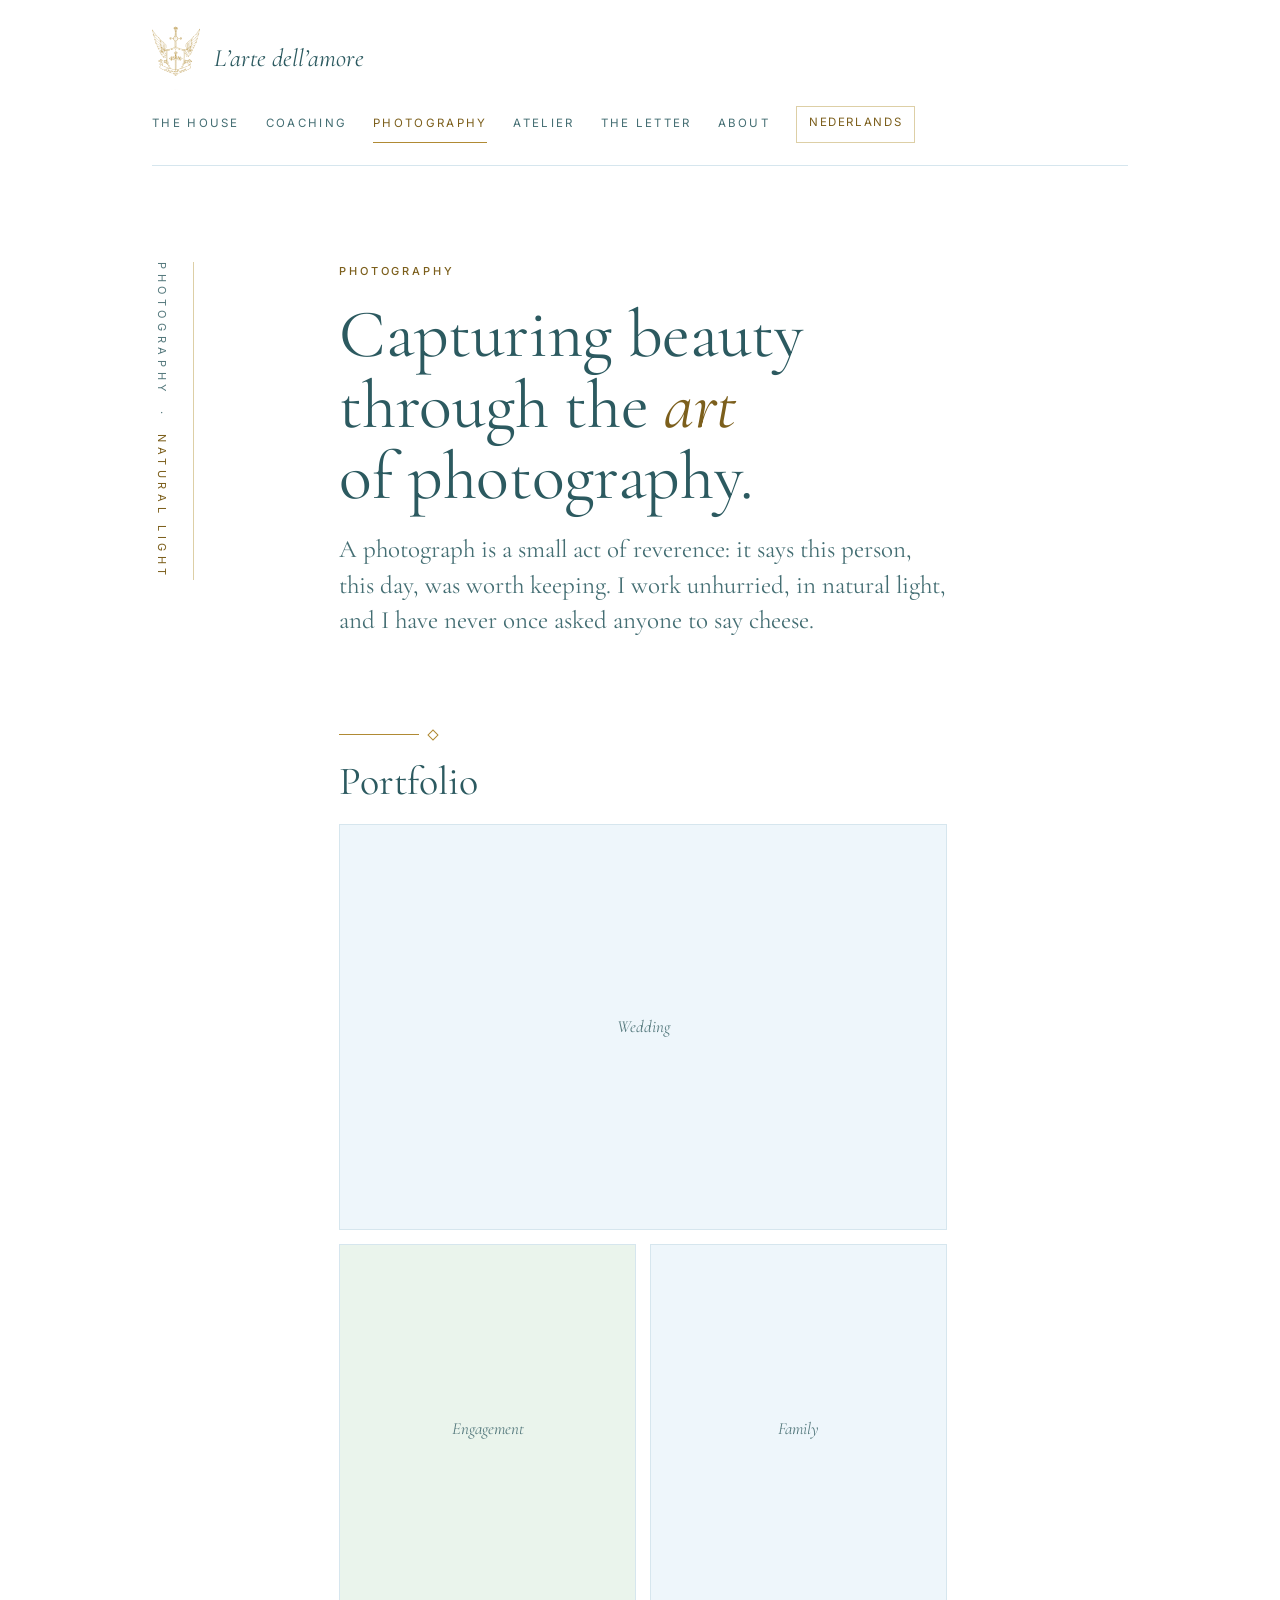
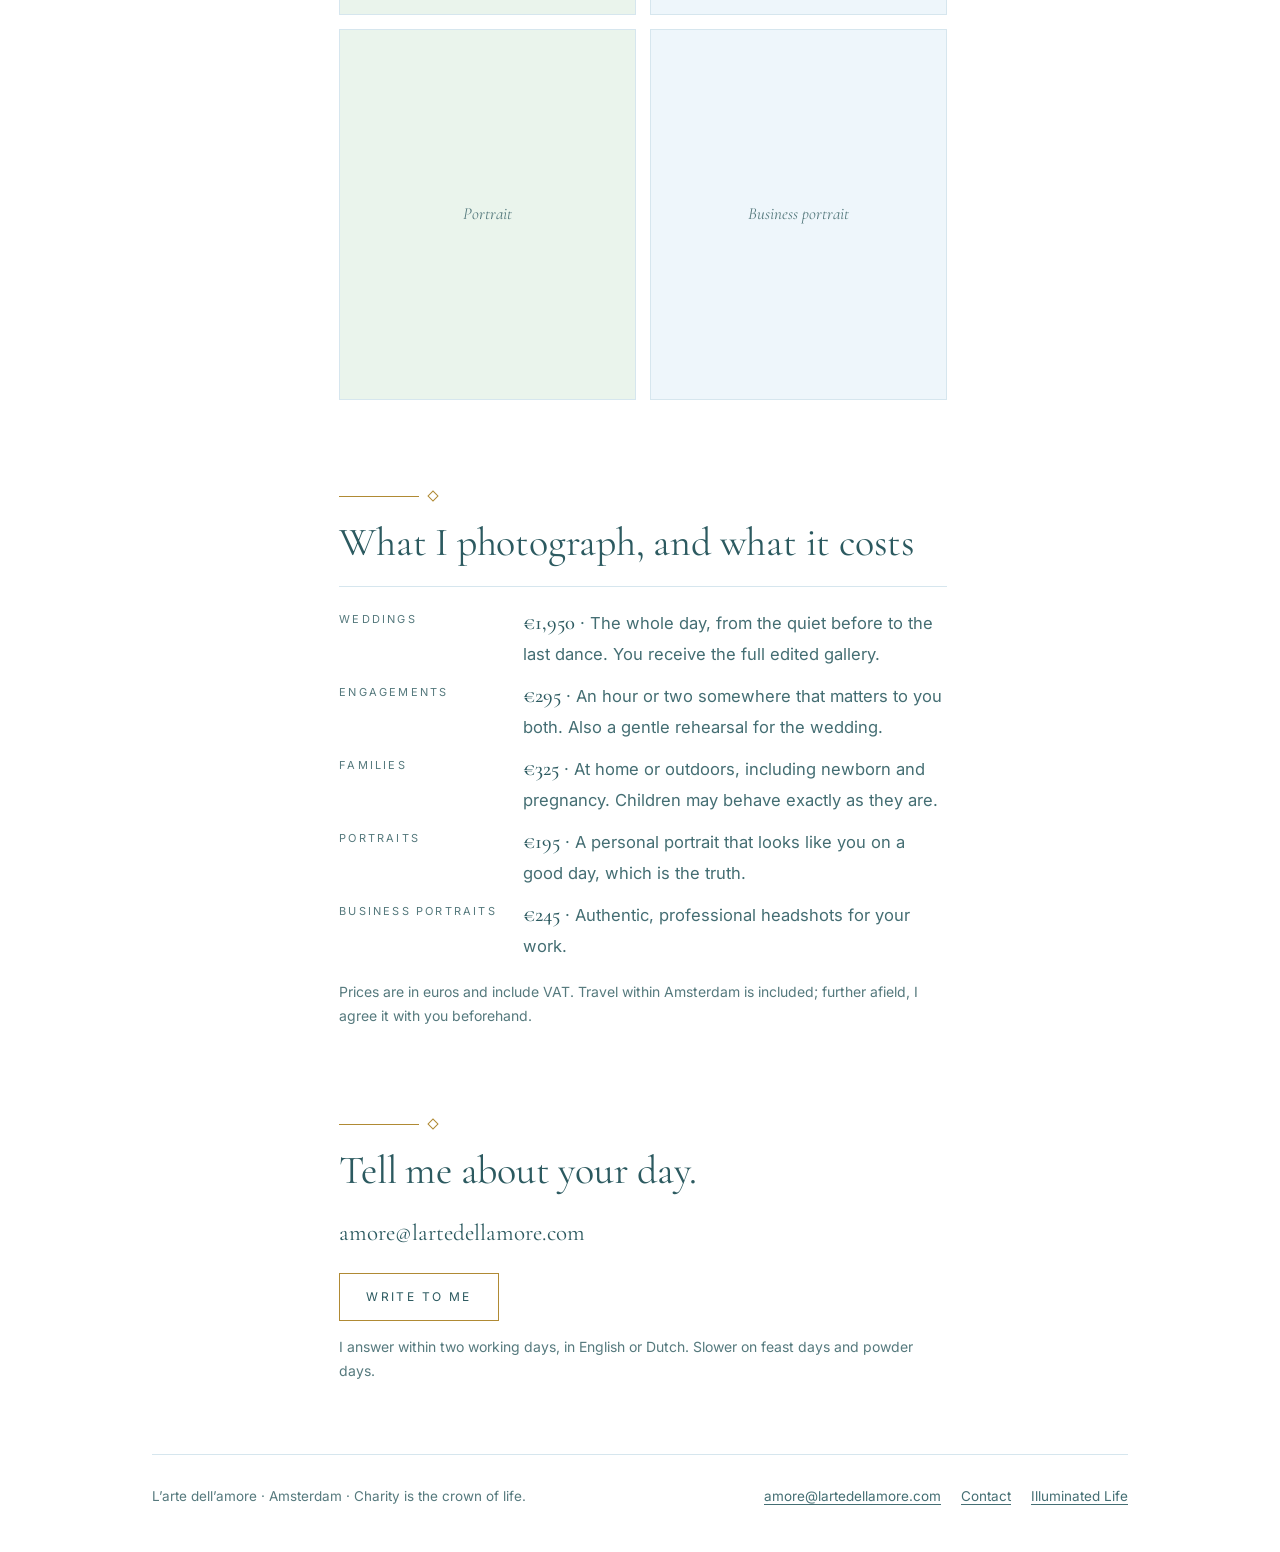
<file: photography.html>
<!doctype html>
<html lang="en">
<head>
<meta charset="utf-8">
<meta name="viewport" content="width=device-width, initial-scale=1, viewport-fit=cover">
<title>Photography · L'arte dell'amore</title>
<meta name="description" content="Wedding, engagement, family and portrait photography from Amsterdam.">
<link rel="canonical" href="https://lartedellamore.com/photography.html">
<link rel="alternate" hreflang="en" href="https://lartedellamore.com/photography.html">
<link rel="alternate" hreflang="nl" href="https://lartedellamore.com/nl/photography.html">
<meta property="og:title" content="Photography · L'arte dell'amore">
<meta property="og:description" content="Wedding, engagement, family and portrait photography from Amsterdam.">
<meta property="og:image" content="https://lartedellamore.com/assets/og.jpg">
<meta property="og:type" content="website">
<link rel="icon" href="assets/crest-small.png">
<link rel="stylesheet" href="css/site.css">
</head>
<body>
<a class="skip" href="#main">Skip to the text</a>
<div class="wrap">
<header class="top">
  <a class="mark" href="index.html"><img src="assets/crest-small.png" alt="" width="360" height="476">L&rsquo;arte dell&rsquo;amore</a>
  <nav aria-label="Pages"><a href="index.html">The house</a><a href="coaching.html">Coaching</a><a href="photography.html" aria-current="page">Photography</a><a href="atelier.html">Atelier</a><a href="letter.html">The Letter</a><a href="about.html">About</a><a class="lang" href="nl/photography.html" lang="nl" hreflang="nl">Nederlands</a></nav>
</header>
<div class="page">
  <p class="rail">Photography &nbsp;&middot;&nbsp; <b>natural light</b></p>
  <main class="col" id="main">
    <section class="sec" aria-labelledby="h-t">
      <p class="eyebrow">Photography</p>
      <h1 class="display" id="h-t">Capturing beauty through the <em>art</em> of photography.</h1>
      <p class="lede">A photograph is a small act of reverence: it says this person, this day, was worth keeping. I work unhurried, in natural light, and I have never once asked anyone to say cheese.</p>
    </section>

    <section class="sec" aria-labelledby="g-t">
      <span class="rule" aria-hidden="true"></span>
      <h2 class="h2" id="g-t">Portfolio</h2>
      <div class="mounts">
        <div class="mount wide"><span>Wedding</span></div>
        <div class="mount"><span>Engagement</span></div>
        <div class="mount"><span>Family</span></div>
        <div class="mount"><span>Portrait</span></div>
        <div class="mount"><span>Business portrait</span></div>
      </div>
    </section>

    <section class="sec" aria-labelledby="s-t">
      <span class="rule" aria-hidden="true"></span>
      <h2 class="h2" id="s-t">What I photograph, and what it costs</h2>
      <dl class="terms">
        <dt>Weddings</dt><dd><b>&euro;1,950</b> &middot; The whole day, from the quiet before to the last dance. You receive the full edited gallery.</dd>
        <dt>Engagements</dt><dd><b>&euro;295</b> &middot; An hour or two somewhere that matters to you both. Also a gentle rehearsal for the wedding.</dd>
        <dt>Families</dt><dd><b>&euro;325</b> &middot; At home or outdoors, including newborn and pregnancy. Children may behave exactly as they are.</dd>
        <dt>Portraits</dt><dd><b>&euro;195</b> &middot; A personal portrait that looks like you on a good day, which is the truth.</dd>
        <dt>Business portraits</dt><dd><b>&euro;245</b> &middot; Authentic, professional headshots for your work.</dd>
      </dl>
      <p class="small">Prices are in euros and include VAT. Travel within Amsterdam is included; further afield, I agree it with you beforehand.</p>
    </section>

    <section class="sec" id="contact" aria-labelledby="c-t">
      <span class="rule" aria-hidden="true"></span>
      <h2 class="h2" id="c-t">Tell me about your day.</h2>
      <p class="addr">amore@lartedellamore.com</p>
      <div class="row"><a class="btn" href="mailto:amore@lartedellamore.com">Write to me</a><span class="small">I answer within two working days, in English or Dutch. Slower on feast days and powder days.</span></div>
    </section>
  </main>
</div>
<footer class="foot">
  <span>L&rsquo;arte dell&rsquo;amore &middot; Amsterdam &middot; Charity is the crown of life.</span>
  <nav aria-label="Footer"><a href="mailto:amore@lartedellamore.com">amore@lartedellamore.com</a><a href="about.html#contact">Contact</a><a href="https://lartedellamore.github.io/illuminated-life/" rel="noopener">Illuminated Life</a></nav>
</footer>
</div>
</body>
</html>
</file>
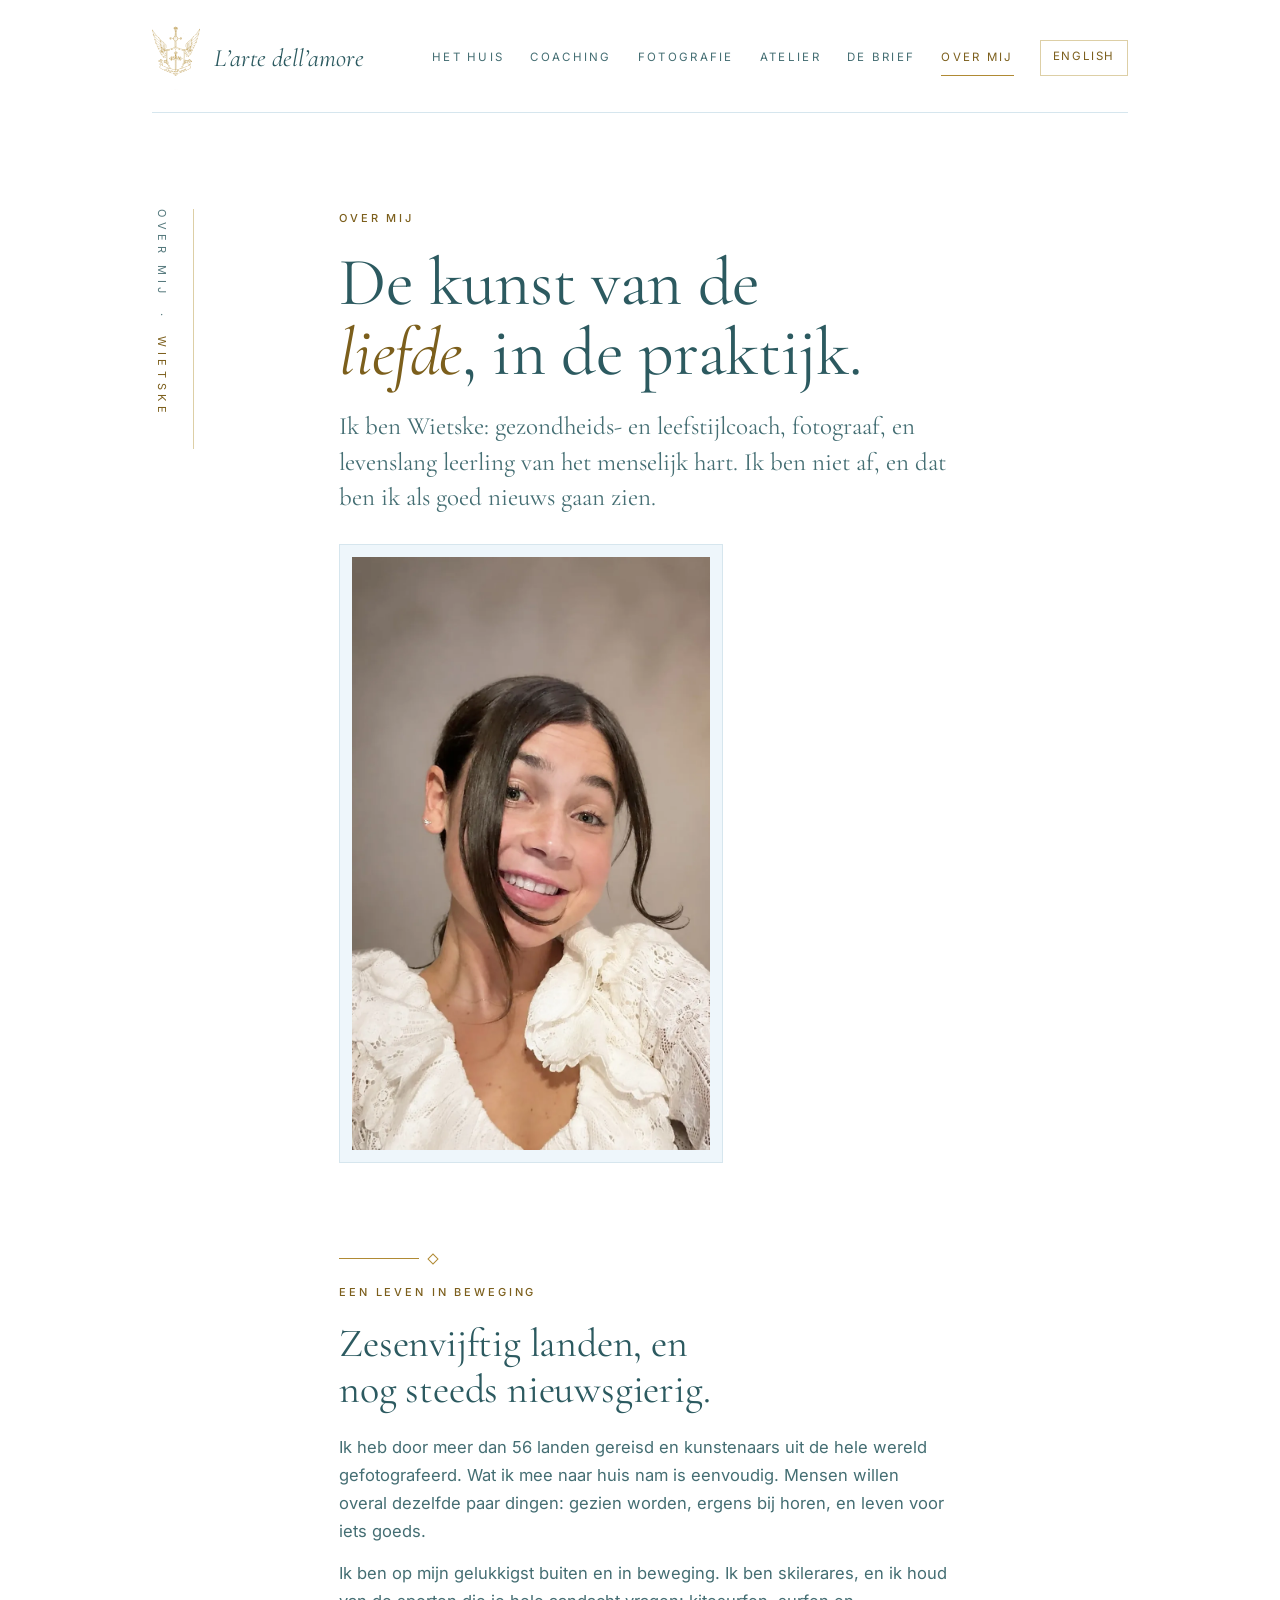
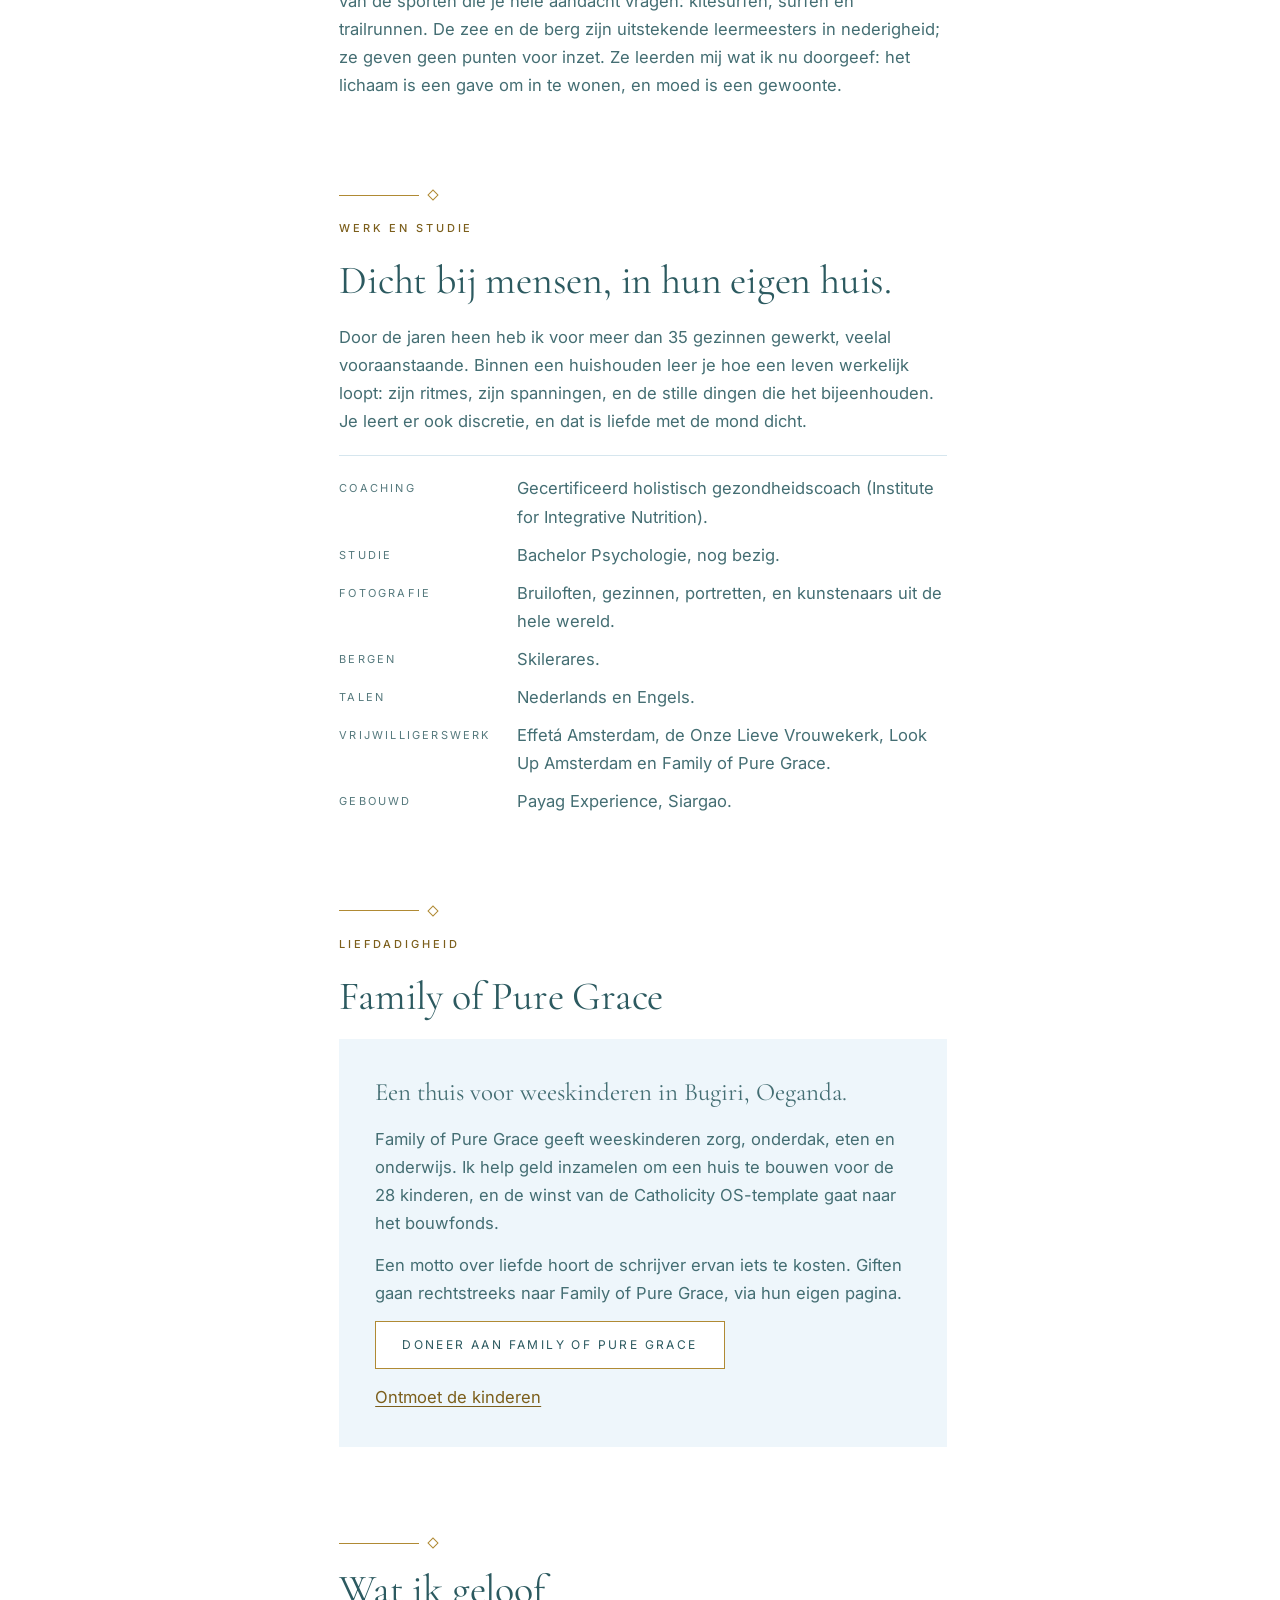
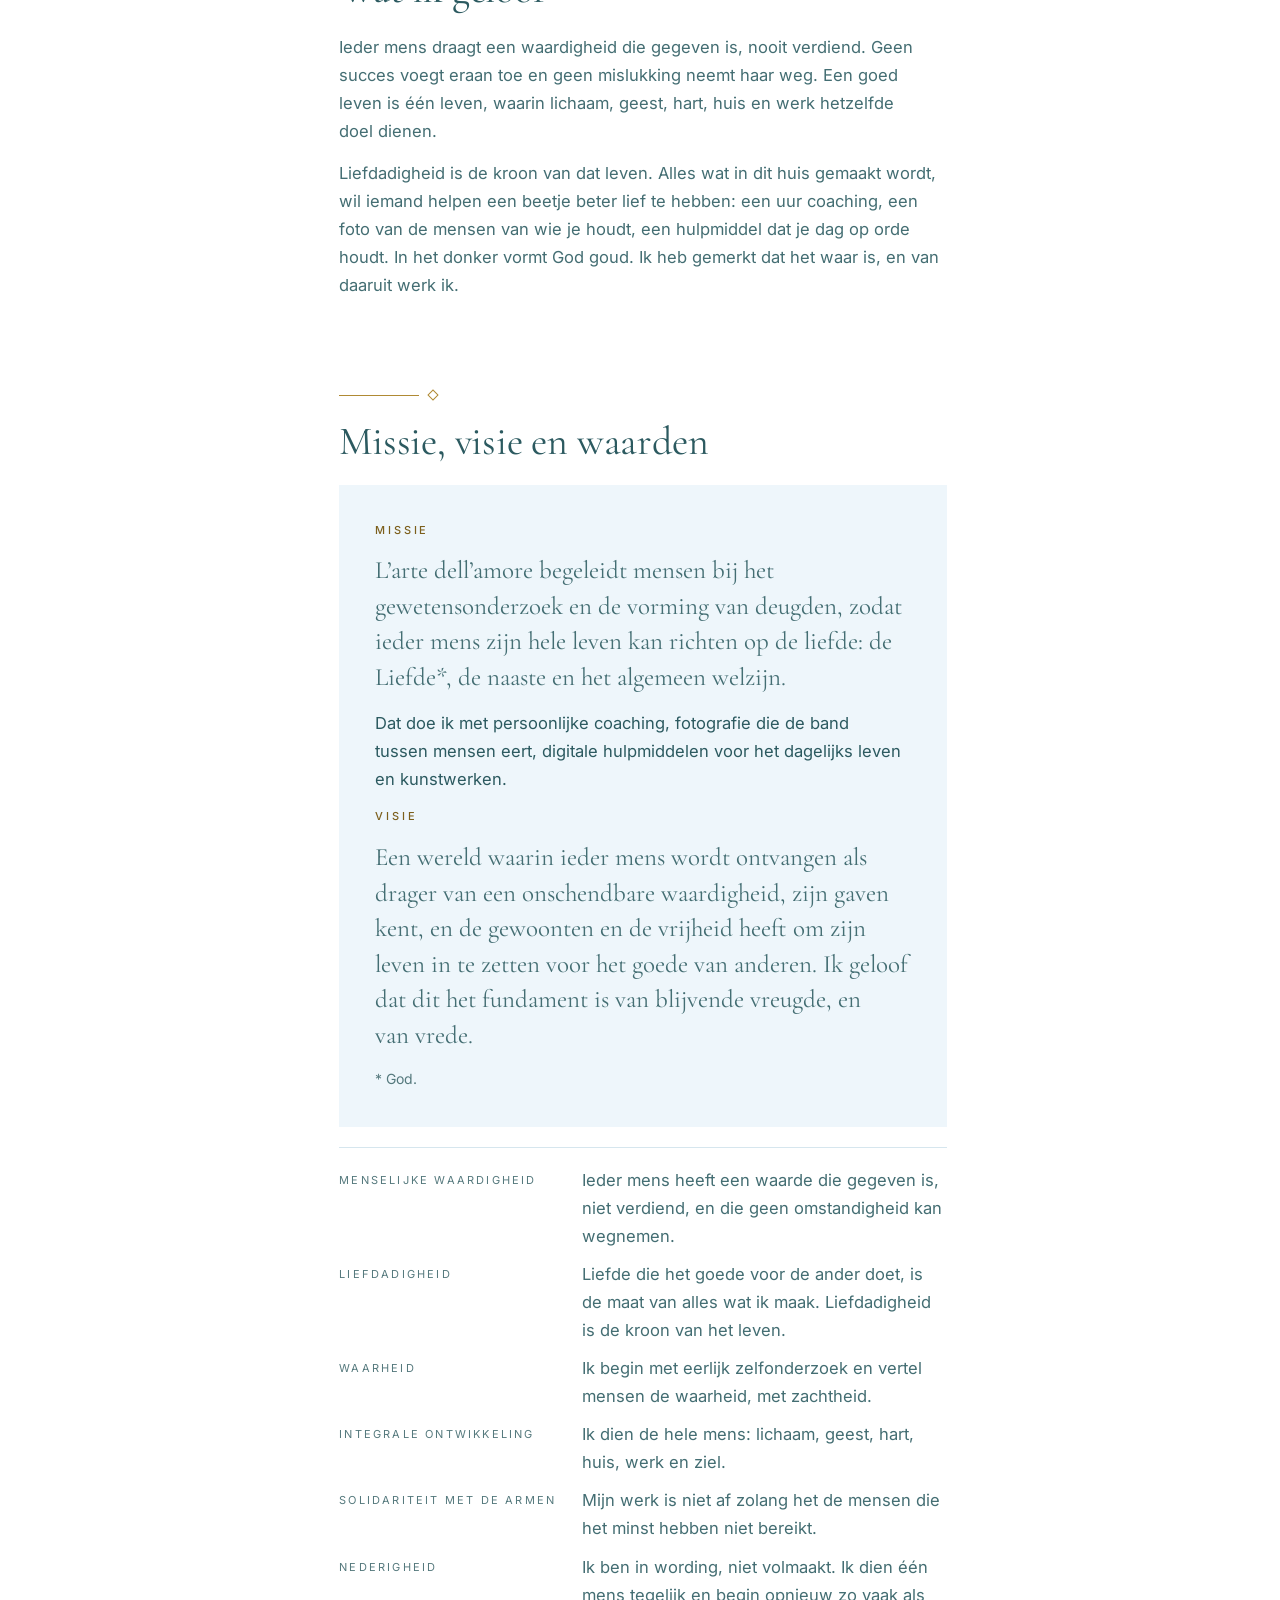
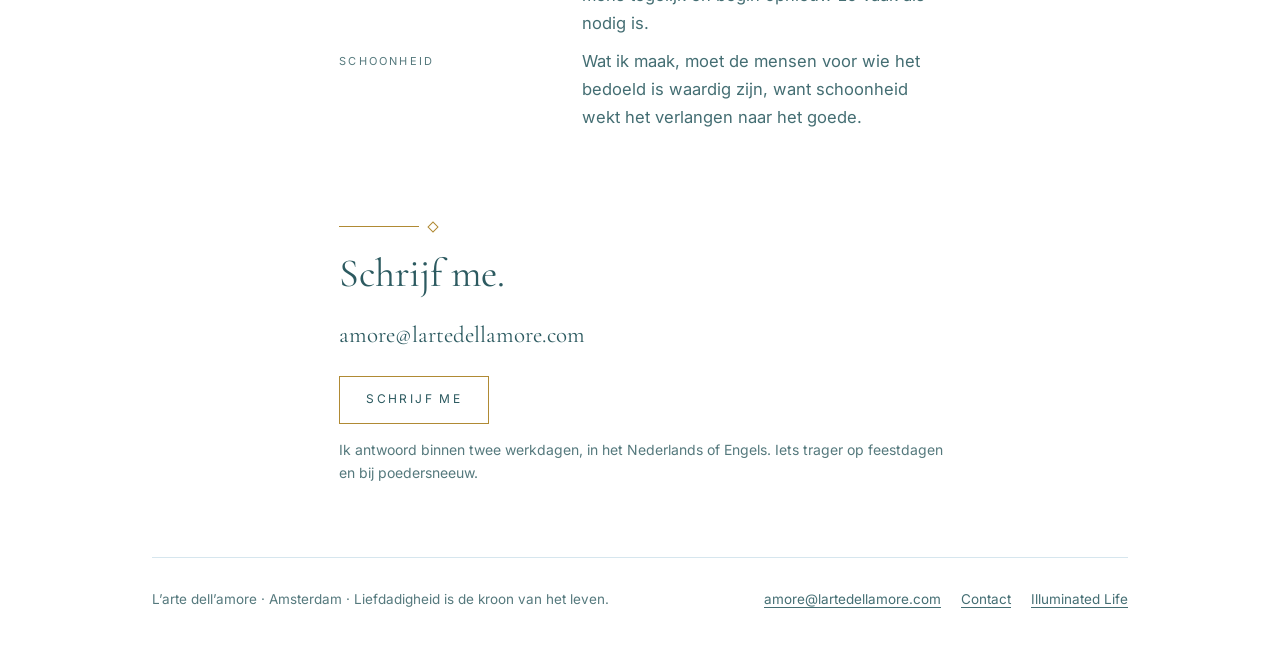
<file: nl/about.html>
<!doctype html>
<html lang="nl">
<head>
<meta charset="utf-8">
<meta name="viewport" content="width=device-width, initial-scale=1, viewport-fit=cover">
<title>Over mij · L'arte dell'amore</title>
<meta name="description" content="Wietske, holistisch gezondheidscoach en fotograaf in Amsterdam.">
<link rel="canonical" href="https://lartedellamore.com/nl/about.html">
<link rel="alternate" hreflang="en" href="https://lartedellamore.com/about.html">
<link rel="alternate" hreflang="nl" href="https://lartedellamore.com/nl/about.html">
<meta property="og:title" content="Over mij · L'arte dell'amore">
<meta property="og:description" content="Wietske, holistisch gezondheidscoach en fotograaf in Amsterdam.">
<meta property="og:image" content="https://lartedellamore.com/assets/og.jpg">
<meta property="og:type" content="website">
<link rel="icon" href="../assets/crest-small.png">
<link rel="stylesheet" href="../css/site.css">
</head>
<body>
<a class="skip" href="#main">Ga naar de tekst</a>
<div class="wrap">
<header class="top">
  <a class="mark" href="index.html"><img src="../assets/crest-small.png" alt="" width="360" height="476">L&rsquo;arte dell&rsquo;amore</a>
  <nav aria-label="Pagina's"><a href="index.html">Het huis</a><a href="coaching.html">Coaching</a><a href="photography.html">Fotografie</a><a href="atelier.html">Atelier</a><a href="letter.html">De Brief</a><a href="about.html" aria-current="page">Over mij</a><a class="lang" href="../about.html" lang="en" hreflang="en">English</a></nav>
</header>
<div class="page">
  <p class="rail">Over mij &nbsp;&middot;&nbsp; <b>Wietske</b></p>
  <main class="col" id="main">
    <section class="sec" aria-labelledby="h-t">
      <p class="eyebrow">Over mij</p>
      <h1 class="display" id="h-t">De kunst van de <em>liefde</em>, in de praktijk.</h1>
      <p class="lede">Ik ben Wietske: gezondheids- en leefstijlcoach, fotograaf, en levenslang leerling van het menselijk hart. Ik ben niet af, en dat ben ik als goed nieuws gaan zien.</p>
      <figure class="portrait"><img src="../assets/wietske-2.webp" width="900" height="1491" alt="Wietske, lachend, in een witte kanten blouse."></figure>
    </section>

    <section class="sec" aria-labelledby="l-t">
      <span class="rule" aria-hidden="true"></span>
      <p class="eyebrow">Een leven in beweging</p>
      <h2 class="h2" id="l-t">Zesenvijftig landen, en nog steeds nieuwsgierig.</h2>
      <div class="prose">
        <p>Ik heb door meer dan 56 landen gereisd en kunstenaars uit de hele wereld gefotografeerd. Wat ik mee naar huis nam is eenvoudig. Mensen willen overal dezelfde paar dingen: gezien worden, ergens bij horen, en leven voor iets goeds.</p>
        <p>Ik ben op mijn gelukkigst buiten en in beweging. Ik ben skilerares, en ik houd van de sporten die je hele aandacht vragen: kitesurfen, surfen en trailrunnen. De zee en de berg zijn uitstekende leermeesters in nederigheid; ze geven geen punten voor inzet. Ze leerden mij wat ik nu doorgeef: het lichaam is een gave om in te wonen, en moed is een gewoonte.</p>
      </div>
    </section>

    <section class="sec" aria-labelledby="w-t">
      <span class="rule" aria-hidden="true"></span>
      <p class="eyebrow">Werk en studie</p>
      <h2 class="h2" id="w-t">Dicht bij mensen, in hun eigen huis.</h2>
      <div class="prose">
        <p>Door de jaren heen heb ik voor meer dan 35 gezinnen gewerkt, veelal vooraanstaande. Binnen een huishouden leer je hoe een leven werkelijk loopt: zijn ritmes, zijn spanningen, en de stille dingen die het bijeenhouden. Je leert er ook discretie, en dat is liefde met de mond dicht.</p>
      </div>
      <dl class="terms">
        <dt>Coaching</dt><dd>Gecertificeerd holistisch gezondheidscoach (Institute for Integrative Nutrition).</dd>
        <dt>Studie</dt><dd>Bachelor Psychologie, nog bezig.</dd>
        <dt>Fotografie</dt><dd>Bruiloften, gezinnen, portretten, en kunstenaars uit de hele wereld.</dd>
        <dt>Bergen</dt><dd>Skilerares.</dd>
        <dt>Talen</dt><dd>Nederlands en Engels.</dd>
        <dt>Vrijwilligerswerk</dt><dd>Effet&aacute; Amsterdam, de Onze Lieve Vrouwekerk, Look Up Amsterdam en Family of Pure Grace.</dd>
        <dt>Gebouwd</dt><dd>Payag Experience, Siargao.</dd>
      </dl>
    </section>

    <section class="sec" aria-labelledby="f-t">
      <span class="rule" aria-hidden="true"></span>
      <p class="eyebrow">Liefdadigheid</p>
      <h2 class="h2" id="f-t">Family of Pure Grace</h2>
      <div class="panel">
        <p class="lede">Een thuis voor weeskinderen in Bugiri, Oeganda.</p>
        <div class="prose">
          <p>Family of Pure Grace geeft weeskinderen zorg, onderdak, eten en onderwijs. Ik help geld inzamelen om een huis te bouwen voor de 28 kinderen, en de winst van de Catholicity OS-template gaat naar het bouwfonds.</p>
          <p>Een motto over liefde hoort de schrijver ervan iets te kosten. Giften gaan rechtstreeks naar Family of Pure Grace, via hun eigen pagina.</p>
        </div>
        <div class="row"><a class="btn" href="https://familyofpuregrace.wixsite.com/my-site/donate" rel="noopener">Doneer aan Family of Pure Grace</a><a href="https://familyofpuregrace.wixsite.com/my-site" rel="noopener">Ontmoet de kinderen</a></div>
      </div>
    </section>

    <section class="sec" aria-labelledby="b-t">
      <span class="rule" aria-hidden="true"></span>
      <h2 class="h2" id="b-t">Wat ik geloof</h2>
      <div class="prose">
        <p>Ieder mens draagt een waardigheid die gegeven is, nooit verdiend. Geen succes voegt eraan toe en geen mislukking neemt haar weg. Een goed leven is &eacute;&eacute;n leven, waarin lichaam, geest, hart, huis en werk hetzelfde doel dienen.</p>
        <p>Liefdadigheid is de kroon van dat leven. Alles wat in dit huis gemaakt wordt, wil iemand helpen een beetje beter lief te hebben: een uur coaching, een foto van de mensen van wie je houdt, een hulpmiddel dat je dag op orde houdt. In het donker vormt God goud. Ik heb gemerkt dat het waar is, en van daaruit werk ik.</p>
      </div>
    </section>

    <section class="sec" aria-labelledby="v-t">
      <span class="rule" aria-hidden="true"></span>
      <h2 class="h2" id="v-t">Missie, visie en waarden</h2>
      <div class="panel">
        <p class="eyebrow">Missie</p>
        <p class="lede">L&rsquo;arte dell&rsquo;amore begeleidt mensen bij het gewetensonderzoek en de vorming van deugden, zodat ieder mens zijn hele leven kan richten op de liefde: de Liefde*, de naaste en het algemeen welzijn.</p>
        <p>Dat doe ik met persoonlijke coaching, fotografie die de band tussen mensen eert, digitale hulpmiddelen voor het dagelijks leven en kunstwerken.</p>
        <p class="eyebrow">Visie</p>
        <p class="lede">Een wereld waarin ieder mens wordt ontvangen als drager van een onschendbare waardigheid, zijn gaven kent, en de gewoonten en de vrijheid heeft om zijn leven in te zetten voor het goede van anderen. Ik geloof dat dit het fundament is van blijvende vreugde, en van vrede.</p>
        <p class="small">* God.</p>
      </div>
      <dl class="terms">
        <dt>Menselijke waardigheid</dt><dd>Ieder mens heeft een waarde die gegeven is, niet verdiend, en die geen omstandigheid kan wegnemen.</dd>
        <dt>Liefdadigheid</dt><dd>Liefde die het goede voor de ander doet, is de maat van alles wat ik maak. Liefdadigheid is de kroon van het leven.</dd>
        <dt>Waarheid</dt><dd>Ik begin met eerlijk zelfonderzoek en vertel mensen de waarheid, met zachtheid.</dd>
        <dt>Integrale ontwikkeling</dt><dd>Ik dien de hele mens: lichaam, geest, hart, huis, werk en ziel.</dd>
        <dt>Solidariteit met de armen</dt><dd>Mijn werk is niet af zolang het de mensen die het minst hebben niet bereikt.</dd>
        <dt>Nederigheid</dt><dd>Ik ben in wording, niet volmaakt. Ik dien &eacute;&eacute;n mens tegelijk en begin opnieuw zo vaak als nodig is.</dd>
        <dt>Schoonheid</dt><dd>Wat ik maak, moet de mensen voor wie het bedoeld is waardig zijn, want schoonheid wekt het verlangen naar het goede.</dd>
      </dl>
    </section>

    <section class="sec" id="contact" aria-labelledby="c-t">
      <span class="rule" aria-hidden="true"></span>
      <h2 class="h2" id="c-t">Schrijf me.</h2>
      <p class="addr">amore@lartedellamore.com</p>
      <div class="row"><a class="btn" href="mailto:amore@lartedellamore.com">Schrijf me</a><span class="small">Ik antwoord binnen twee werkdagen, in het Nederlands of Engels. Iets trager op feestdagen en bij poedersneeuw.</span></div>
    </section>
  </main>
</div>
<footer class="foot">
  <span>L&rsquo;arte dell&rsquo;amore &middot; Amsterdam &middot; Liefdadigheid is de kroon van het leven.</span>
  <nav aria-label="Voettekst"><a href="mailto:amore@lartedellamore.com">amore@lartedellamore.com</a><a href="about.html#contact">Contact</a><a href="https://lartedellamore.github.io/illuminated-life/" rel="noopener">Illuminated Life</a></nav>
</footer>
</div>
</body>
</html>
</file>
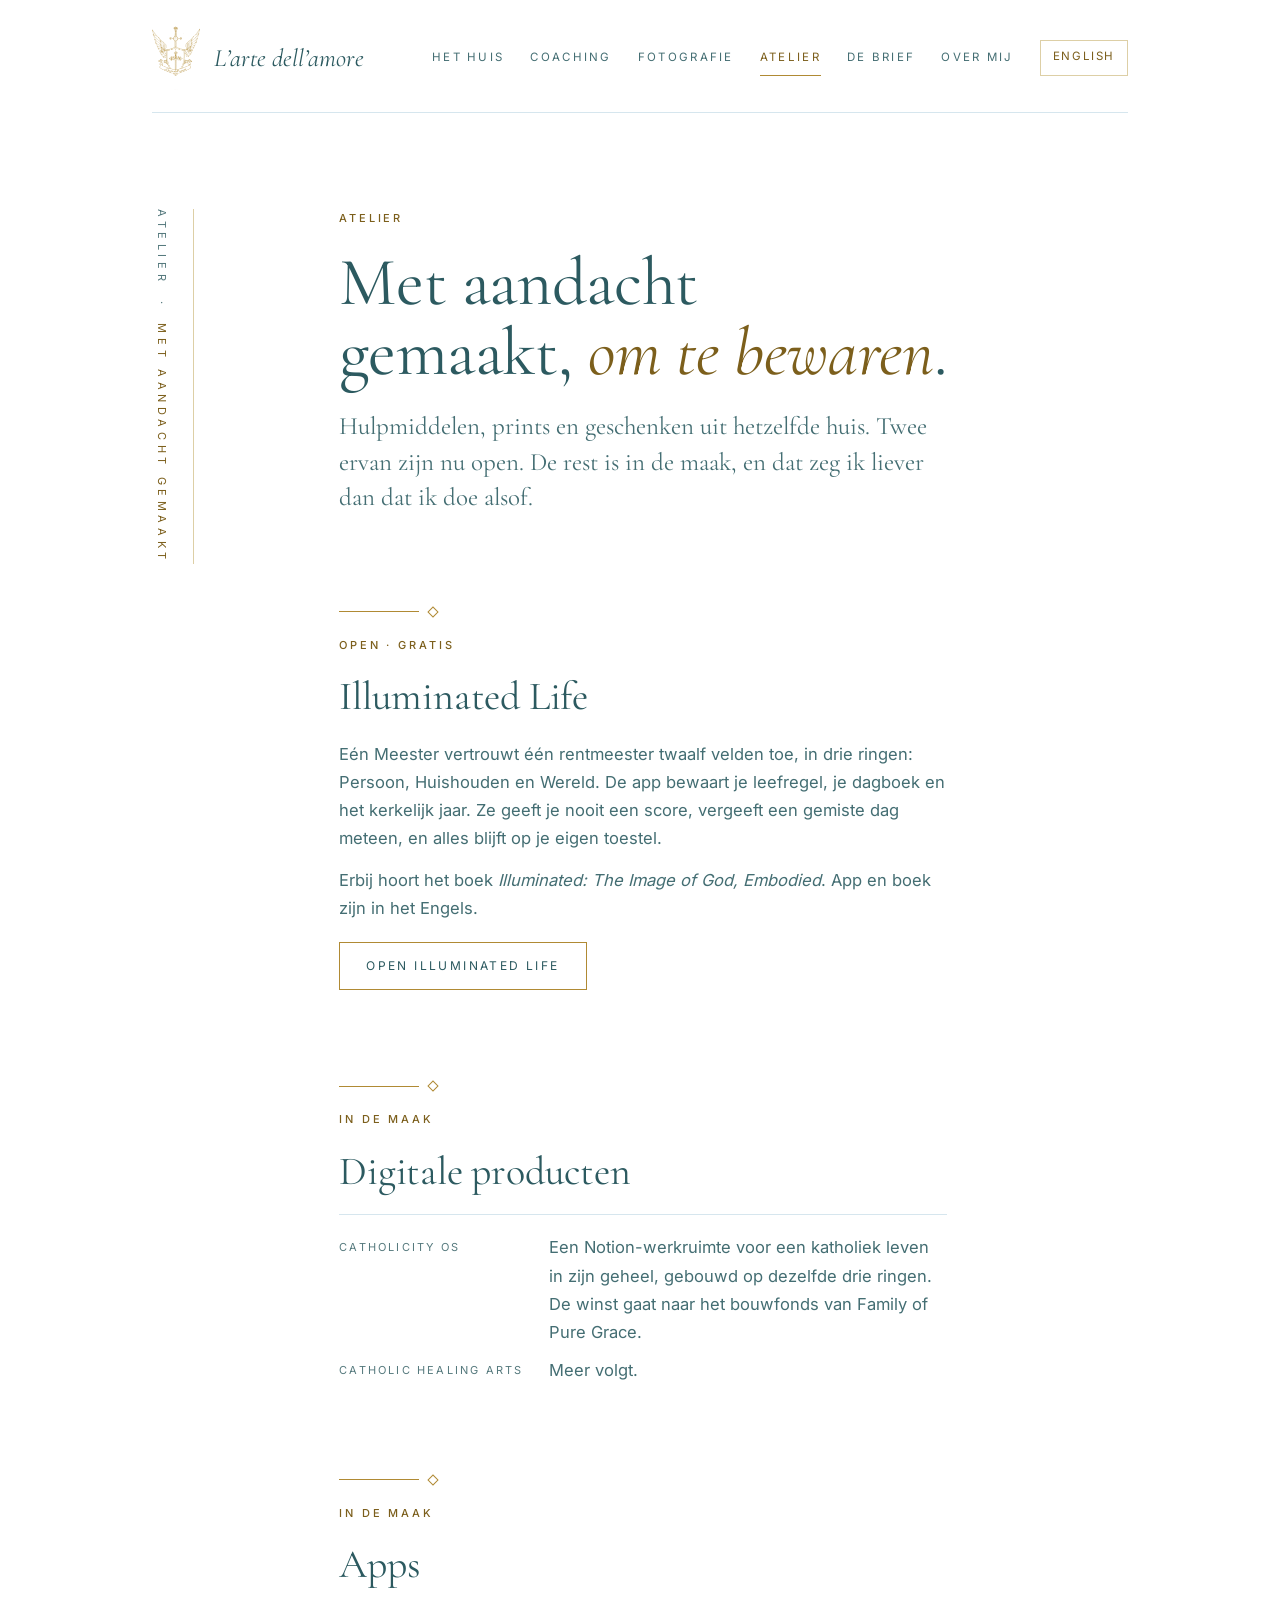
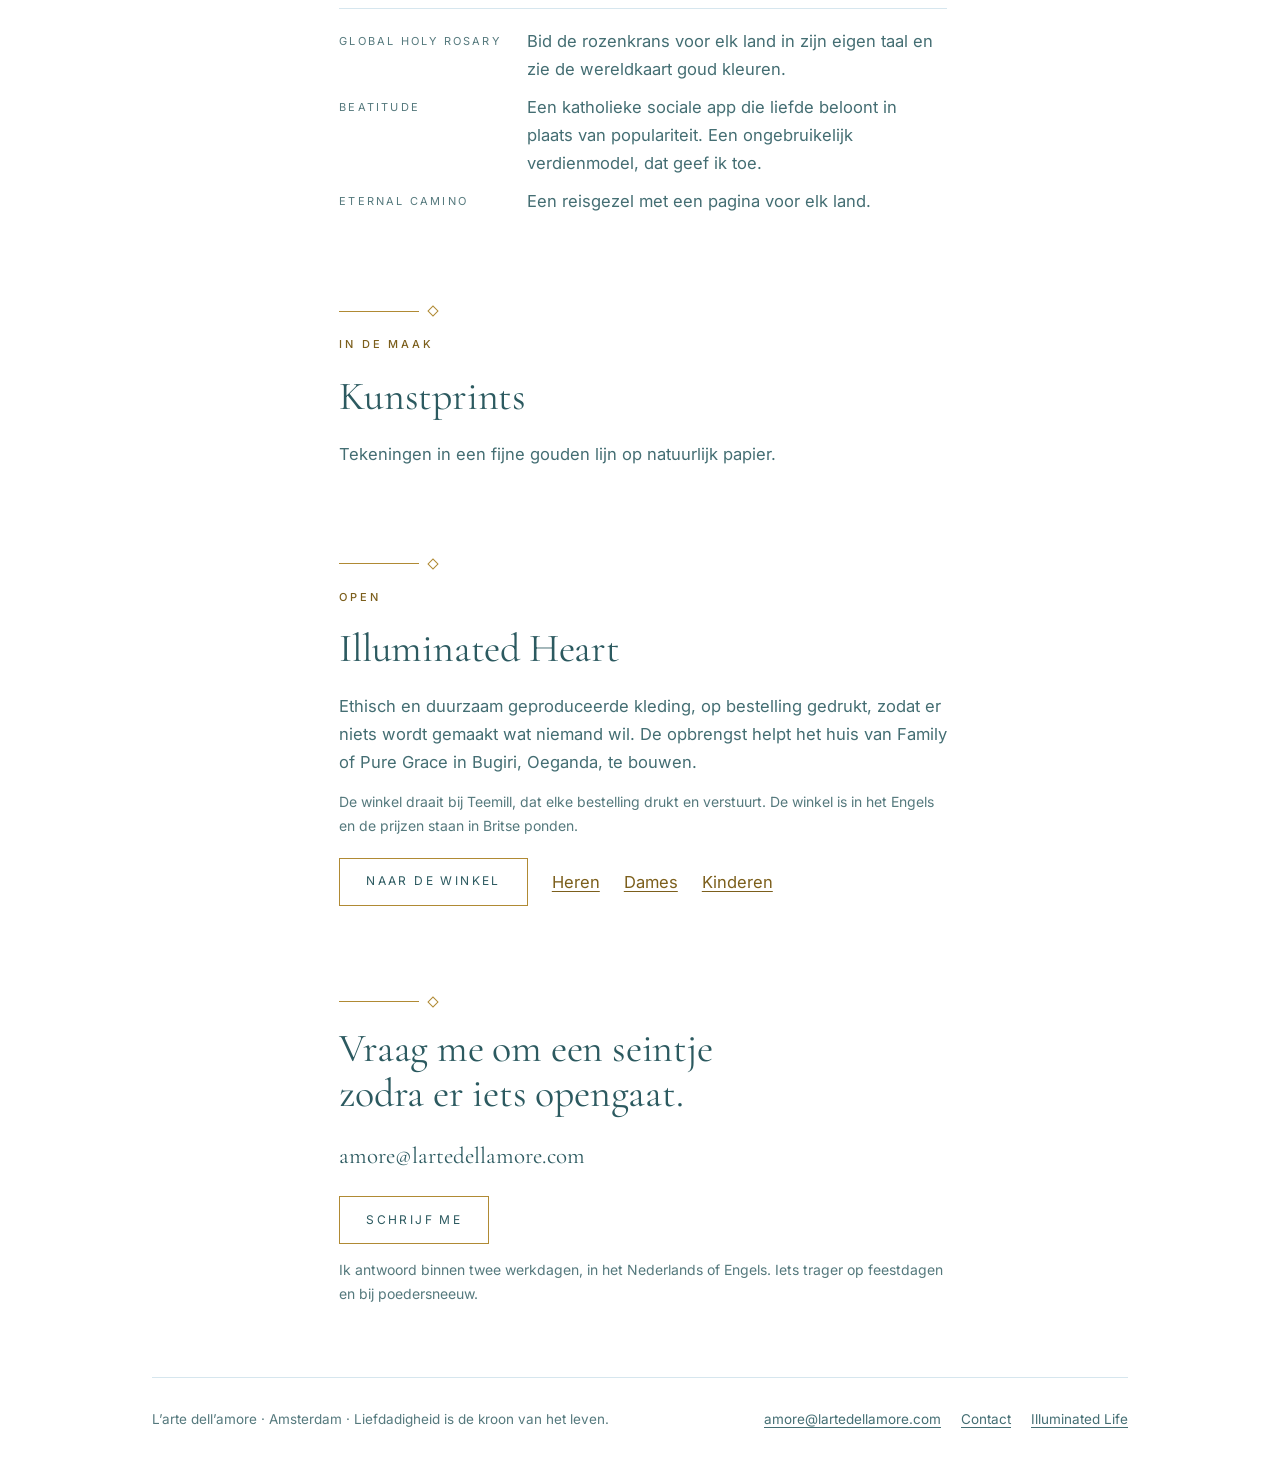
<file: nl/atelier.html>
<!doctype html>
<html lang="nl">
<head>
<meta charset="utf-8">
<meta name="viewport" content="width=device-width, initial-scale=1, viewport-fit=cover">
<title>Atelier · L'arte dell'amore</title>
<meta name="description" content="Illuminated Life, digitale producten, apps, kunstprints en geschenken.">
<link rel="canonical" href="https://lartedellamore.com/nl/atelier.html">
<link rel="alternate" hreflang="en" href="https://lartedellamore.com/atelier.html">
<link rel="alternate" hreflang="nl" href="https://lartedellamore.com/nl/atelier.html">
<meta property="og:title" content="Atelier · L'arte dell'amore">
<meta property="og:description" content="Illuminated Life, digitale producten, apps, kunstprints en geschenken.">
<meta property="og:image" content="https://lartedellamore.com/assets/og.jpg">
<meta property="og:type" content="website">
<link rel="icon" href="../assets/crest-small.png">
<link rel="stylesheet" href="../css/site.css">
</head>
<body>
<a class="skip" href="#main">Ga naar de tekst</a>
<div class="wrap">
<header class="top">
  <a class="mark" href="index.html"><img src="../assets/crest-small.png" alt="" width="360" height="476">L&rsquo;arte dell&rsquo;amore</a>
  <nav aria-label="Pagina's"><a href="index.html">Het huis</a><a href="coaching.html">Coaching</a><a href="photography.html">Fotografie</a><a href="atelier.html" aria-current="page">Atelier</a><a href="letter.html">De Brief</a><a href="about.html">Over mij</a><a class="lang" href="../atelier.html" lang="en" hreflang="en">English</a></nav>
</header>
<div class="page">
  <p class="rail">Atelier &nbsp;&middot;&nbsp; <b>met aandacht gemaakt</b></p>
  <main class="col" id="main">
    <section class="sec" aria-labelledby="h-t">
      <p class="eyebrow">Atelier</p>
      <h1 class="display" id="h-t">Met aandacht gemaakt, <em>om te bewaren</em>.</h1>
      <p class="lede">Hulpmiddelen, prints en geschenken uit hetzelfde huis. Twee ervan zijn nu open. De rest is in de maak, en dat zeg ik liever dan dat ik doe alsof.</p>
    </section>

    <section class="sec" aria-labelledby="il-t">
      <span class="rule" aria-hidden="true"></span>
      <p class="eyebrow">Open &middot; gratis</p>
      <h2 class="h2" id="il-t">Illuminated Life</h2>
      <div class="prose">
        <p>E&eacute;n Meester vertrouwt &eacute;&eacute;n rentmeester twaalf velden toe, in drie ringen: Persoon, Huishouden en Wereld. De app bewaart je leefregel, je dagboek en het kerkelijk jaar. Ze geeft je nooit een score, vergeeft een gemiste dag meteen, en alles blijft op je eigen toestel.</p>
        <p>Erbij hoort het boek <i>Illuminated: The Image of God, Embodied</i>. App en boek zijn in het Engels.</p>
      </div>
      <div class="row"><a class="btn" href="https://lartedellamore.github.io/illuminated-life/" rel="noopener">Open Illuminated Life</a></div>
    </section>

    <section class="sec" id="digital" aria-labelledby="d-t">
      <span class="rule" aria-hidden="true"></span>
      <p class="eyebrow">In de maak</p>
      <h2 class="h2" id="d-t">Digitale producten</h2>
      <dl class="terms">
        <dt>Catholicity OS</dt><dd>Een Notion-werkruimte voor een katholiek leven in zijn geheel, gebouwd op dezelfde drie ringen. De winst gaat naar het bouwfonds van Family of Pure Grace.</dd>
        <dt>Catholic Healing Arts</dt><dd>Meer volgt.</dd>
      </dl>
    </section>

    <section class="sec" id="apps" aria-labelledby="a-t">
      <span class="rule" aria-hidden="true"></span>
      <p class="eyebrow">In de maak</p>
      <h2 class="h2" id="a-t">Apps</h2>
      <dl class="terms">
        <dt>Global Holy Rosary</dt><dd>Bid de rozenkrans voor elk land in zijn eigen taal en zie de wereldkaart goud kleuren.</dd>
        <dt>Beatitude</dt><dd>Een katholieke sociale app die liefde beloont in plaats van populariteit. Een ongebruikelijk verdienmodel, dat geef ik toe.</dd>
        <dt>Eternal Camino</dt><dd>Een reisgezel met een pagina voor elk land.</dd>
      </dl>
    </section>

    <section class="sec" id="prints" aria-labelledby="pr-t">
      <span class="rule" aria-hidden="true"></span>
      <p class="eyebrow">In de maak</p>
      <h2 class="h2" id="pr-t">Kunstprints</h2>
      <p class="prose">Tekeningen in een fijne gouden lijn op natuurlijk papier.</p>
    </section>

    <section class="sec" id="gifts" aria-labelledby="gf-t">
      <span class="rule" aria-hidden="true"></span>
      <p class="eyebrow">Open</p>
      <h2 class="h2" id="gf-t">Illuminated Heart</h2>
      <div class="prose">
        <p>Ethisch en duurzaam geproduceerde kleding, op bestelling gedrukt, zodat er niets wordt gemaakt wat niemand wil. De opbrengst helpt het huis van Family of Pure Grace in Bugiri, Oeganda, te bouwen.</p>
        <p class="small">De winkel draait bij Teemill, dat elke bestelling drukt en verstuurt. De winkel is in het Engels en de prijzen staan in Britse ponden.</p>
      </div>
      <div class="row"><a class="btn" href="https://illuminated-heart.teemill.com/" rel="noopener">Naar de winkel</a><a href="https://illuminated-heart.teemill.com/collection/all-clothing-men/" rel="noopener">Heren</a><a href="https://illuminated-heart.teemill.com/men-woman-collection-landing-page/" rel="noopener">Dames</a><a href="https://illuminated-heart.teemill.com/collection/children/" rel="noopener">Kinderen</a></div>
    </section>

    <section class="sec" id="contact" aria-labelledby="c-t">
      <span class="rule" aria-hidden="true"></span>
      <h2 class="h2" id="c-t">Vraag me om een seintje zodra er iets opengaat.</h2>
      <p class="addr">amore@lartedellamore.com</p>
      <div class="row"><a class="btn" href="mailto:amore@lartedellamore.com">Schrijf me</a><span class="small">Ik antwoord binnen twee werkdagen, in het Nederlands of Engels. Iets trager op feestdagen en bij poedersneeuw.</span></div>
    </section>
  </main>
</div>
<footer class="foot">
  <span>L&rsquo;arte dell&rsquo;amore &middot; Amsterdam &middot; Liefdadigheid is de kroon van het leven.</span>
  <nav aria-label="Voettekst"><a href="mailto:amore@lartedellamore.com">amore@lartedellamore.com</a><a href="about.html#contact">Contact</a><a href="https://lartedellamore.github.io/illuminated-life/" rel="noopener">Illuminated Life</a></nav>
</footer>
</div>
</body>
</html>
</file>
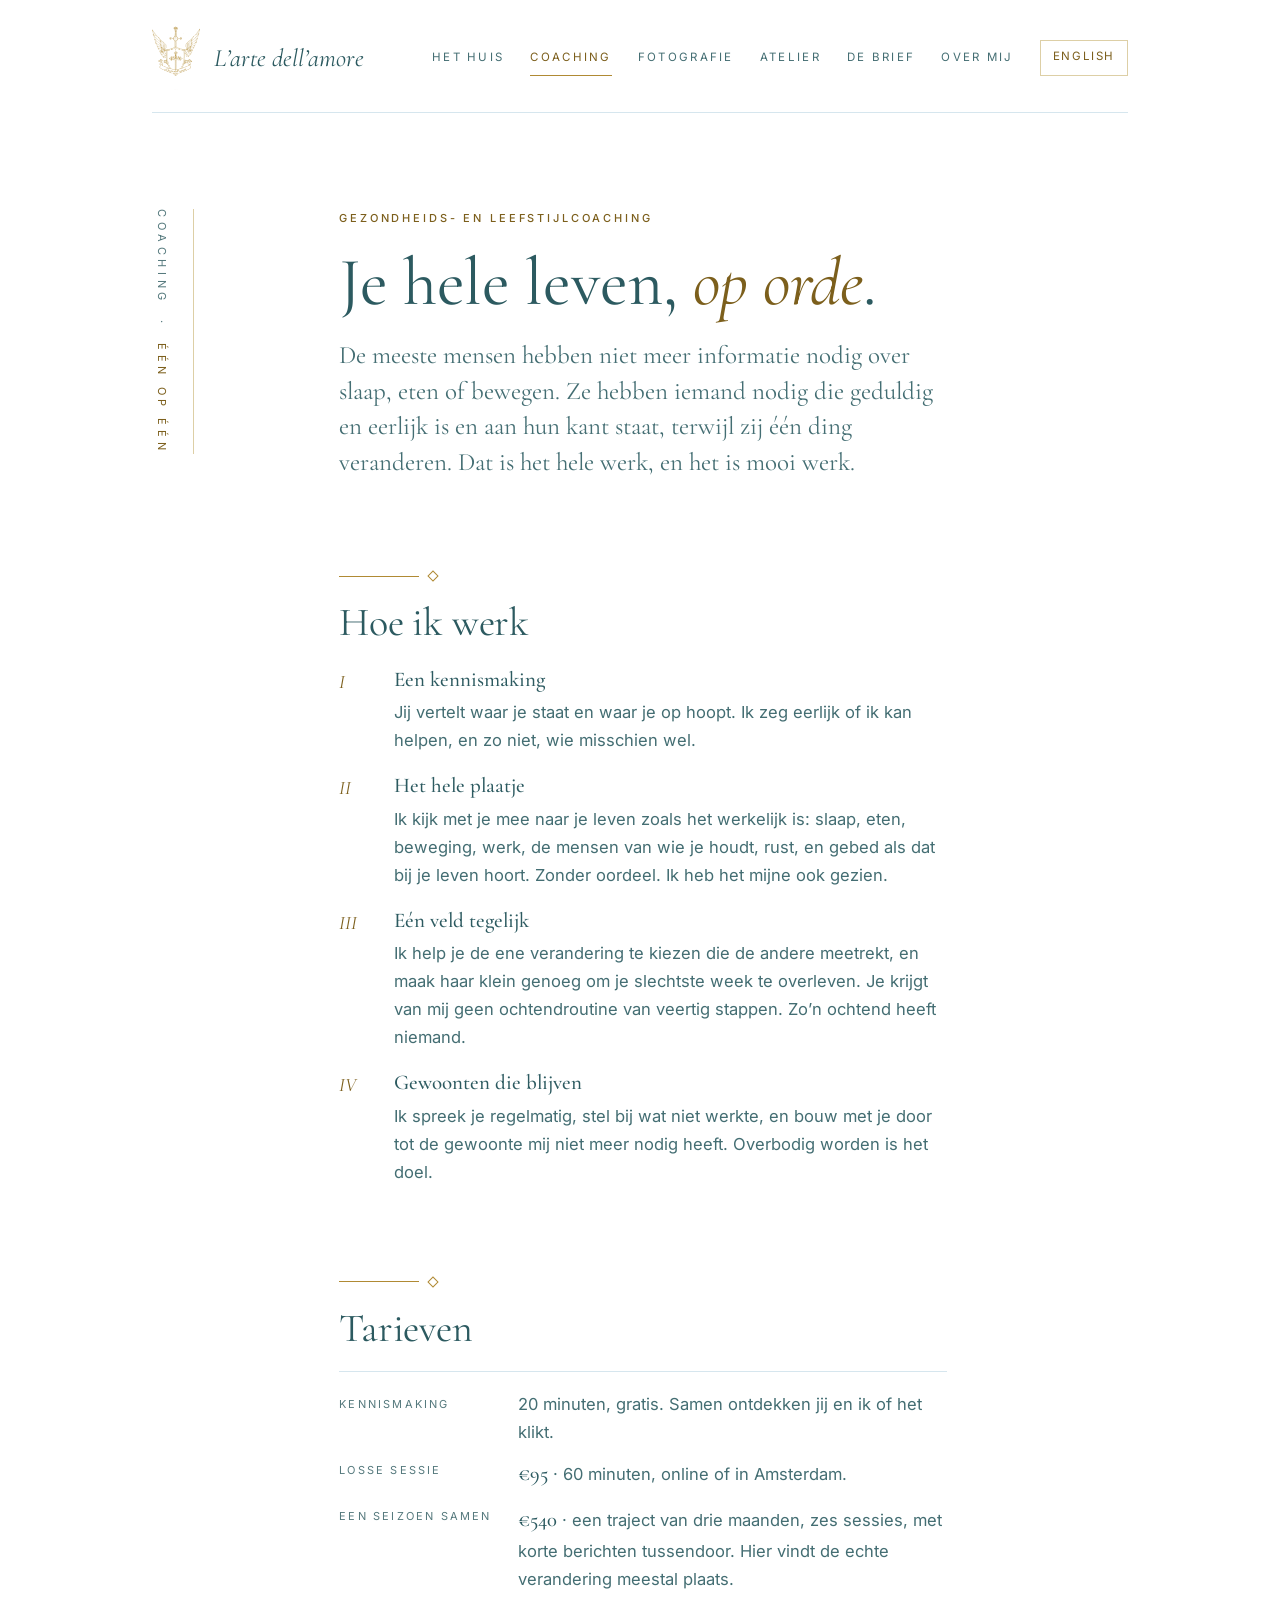
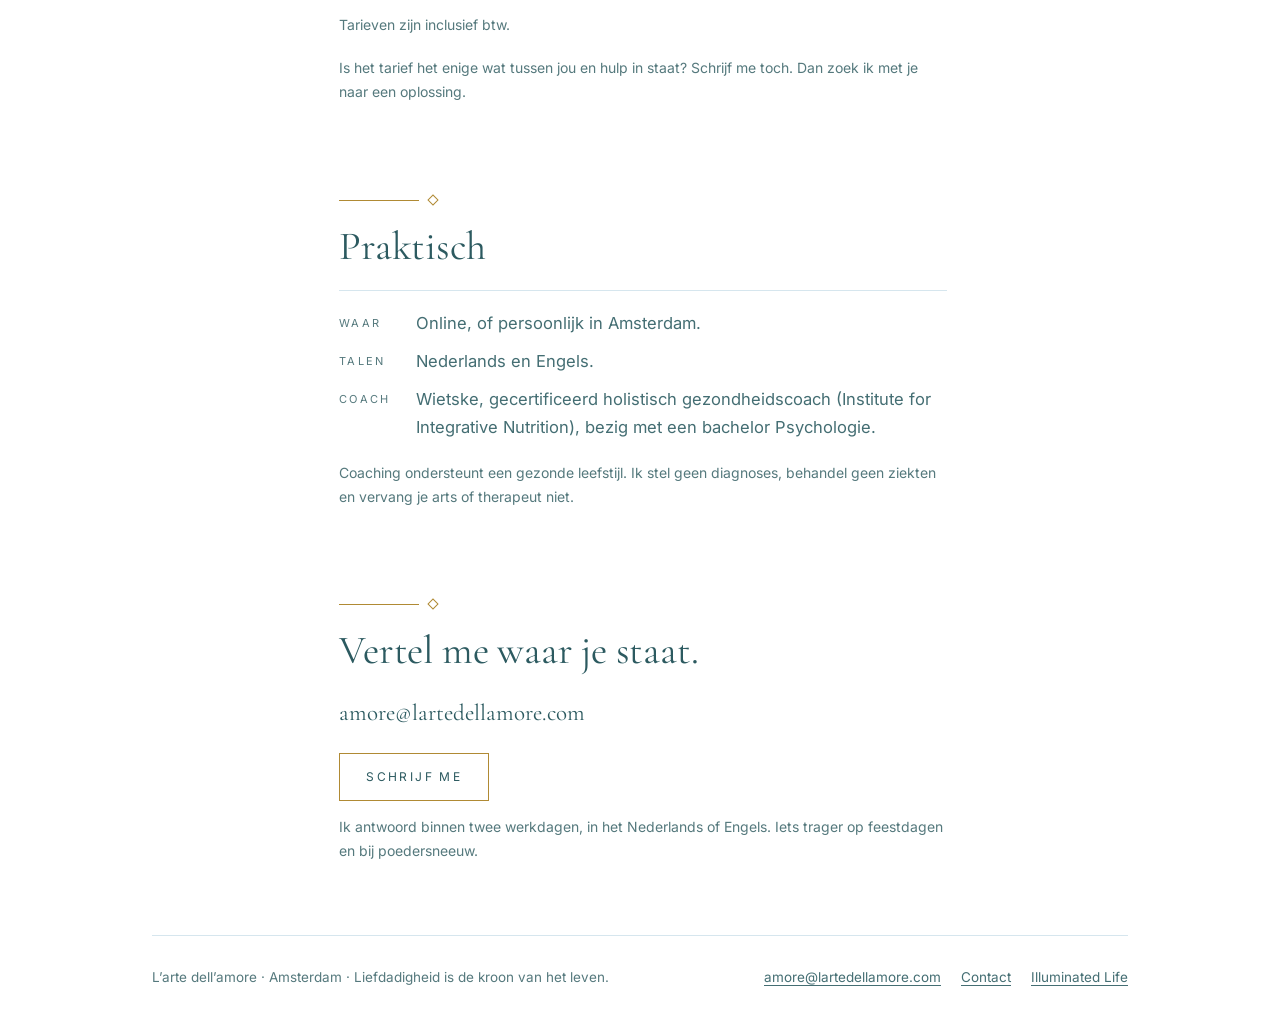
<file: nl/coaching.html>
<!doctype html>
<html lang="nl">
<head>
<meta charset="utf-8">
<meta name="viewport" content="width=device-width, initial-scale=1, viewport-fit=cover">
<title>Coaching · L'arte dell'amore</title>
<meta name="description" content="Holistische gezondheids- en leefstijlcoaching, één op één, online of in Amsterdam. Vanaf 95 euro per sessie.">
<link rel="canonical" href="https://lartedellamore.com/nl/coaching.html">
<link rel="alternate" hreflang="en" href="https://lartedellamore.com/coaching.html">
<link rel="alternate" hreflang="nl" href="https://lartedellamore.com/nl/coaching.html">
<meta property="og:title" content="Coaching · L'arte dell'amore">
<meta property="og:description" content="Holistische gezondheids- en leefstijlcoaching, één op één, online of in Amsterdam. Vanaf 95 euro per sessie.">
<meta property="og:image" content="https://lartedellamore.com/assets/og.jpg">
<meta property="og:type" content="website">
<link rel="icon" href="../assets/crest-small.png">
<link rel="stylesheet" href="../css/site.css">
</head>
<body>
<a class="skip" href="#main">Ga naar de tekst</a>
<div class="wrap">
<header class="top">
  <a class="mark" href="index.html"><img src="../assets/crest-small.png" alt="" width="360" height="476">L&rsquo;arte dell&rsquo;amore</a>
  <nav aria-label="Pagina's"><a href="index.html">Het huis</a><a href="coaching.html" aria-current="page">Coaching</a><a href="photography.html">Fotografie</a><a href="atelier.html">Atelier</a><a href="letter.html">De Brief</a><a href="about.html">Over mij</a><a class="lang" href="../coaching.html" lang="en" hreflang="en">English</a></nav>
</header>
<div class="page">
  <p class="rail">Coaching &nbsp;&middot;&nbsp; <b>&eacute;&eacute;n op &eacute;&eacute;n</b></p>
  <main class="col" id="main">
    <section class="sec" aria-labelledby="h-t">
      <p class="eyebrow">Gezondheids- en leefstijlcoaching</p>
      <h1 class="display" id="h-t">Je hele leven, <em>op orde</em>.</h1>
      <p class="lede">De meeste mensen hebben niet meer informatie nodig over slaap, eten of bewegen. Ze hebben iemand nodig die geduldig en eerlijk is en aan hun kant staat, terwijl zij &eacute;&eacute;n ding veranderen. Dat is het hele werk, en het is mooi werk.</p>
    </section>

    <section class="sec" aria-labelledby="w-t">
      <span class="rule" aria-hidden="true"></span>
      <h2 class="h2" id="w-t">Hoe ik werk</h2>
      <ol class="steps">
        <li><b>Een kennismaking</b><span>Jij vertelt waar je staat en waar je op hoopt. Ik zeg eerlijk of ik kan helpen, en zo niet, wie misschien wel.</span></li>
        <li><b>Het hele plaatje</b><span>Ik kijk met je mee naar je leven zoals het werkelijk is: slaap, eten, beweging, werk, de mensen van wie je houdt, rust, en gebed als dat bij je leven hoort. Zonder oordeel. Ik heb het mijne ook gezien.</span></li>
        <li><b>E&eacute;n veld tegelijk</b><span>Ik help je de ene verandering te kiezen die de andere meetrekt, en maak haar klein genoeg om je slechtste week te overleven. Je krijgt van mij geen ochtendroutine van veertig stappen. Zo&rsquo;n ochtend heeft niemand.</span></li>
        <li><b>Gewoonten die blijven</b><span>Ik spreek je regelmatig, stel bij wat niet werkte, en bouw met je door tot de gewoonte mij niet meer nodig heeft. Overbodig worden is het doel.</span></li>
      </ol>
    </section>

    <section class="sec" aria-labelledby="f-t">
      <span class="rule" aria-hidden="true"></span>
      <h2 class="h2" id="f-t">Tarieven</h2>
      <dl class="terms">
        <dt>Kennismaking</dt><dd>20 minuten, gratis. Samen ontdekken jij en ik of het klikt.</dd>
        <dt>Losse sessie</dt><dd><b>&euro;95</b> &middot; 60 minuten, online of in Amsterdam.</dd>
        <dt>Een seizoen samen</dt><dd><b>&euro;540</b> &middot; een traject van drie maanden, zes sessies, met korte berichten tussendoor. Hier vindt de echte verandering meestal plaats.</dd>
      </dl>
      <p class="small">Tarieven zijn inclusief btw.</p>
      <p class="small">Is het tarief het enige wat tussen jou en hulp in staat? Schrijf me toch. Dan zoek ik met je naar een oplossing.</p>
    </section>

    <section class="sec" aria-labelledby="p-t">
      <span class="rule" aria-hidden="true"></span>
      <h2 class="h2" id="p-t">Praktisch</h2>
      <dl class="terms">
        <dt>Waar</dt><dd>Online, of persoonlijk in Amsterdam.</dd>
        <dt>Talen</dt><dd>Nederlands en Engels.</dd>
        <dt>Coach</dt><dd>Wietske, gecertificeerd holistisch gezondheidscoach (Institute for Integrative Nutrition), bezig met een bachelor Psychologie.</dd>
      </dl>
      <p class="small">Coaching ondersteunt een gezonde leefstijl. Ik stel geen diagnoses, behandel geen ziekten en vervang je arts of therapeut niet.</p>
    </section>

    <section class="sec" id="contact" aria-labelledby="c-t">
      <span class="rule" aria-hidden="true"></span>
      <h2 class="h2" id="c-t">Vertel me waar je staat.</h2>
      <p class="addr">amore@lartedellamore.com</p>
      <div class="row"><a class="btn" href="mailto:amore@lartedellamore.com">Schrijf me</a><span class="small">Ik antwoord binnen twee werkdagen, in het Nederlands of Engels. Iets trager op feestdagen en bij poedersneeuw.</span></div>
    </section>
  </main>
</div>
<footer class="foot">
  <span>L&rsquo;arte dell&rsquo;amore &middot; Amsterdam &middot; Liefdadigheid is de kroon van het leven.</span>
  <nav aria-label="Voettekst"><a href="mailto:amore@lartedellamore.com">amore@lartedellamore.com</a><a href="about.html#contact">Contact</a><a href="https://lartedellamore.github.io/illuminated-life/" rel="noopener">Illuminated Life</a></nav>
</footer>
</div>
</body>
</html>
</file>
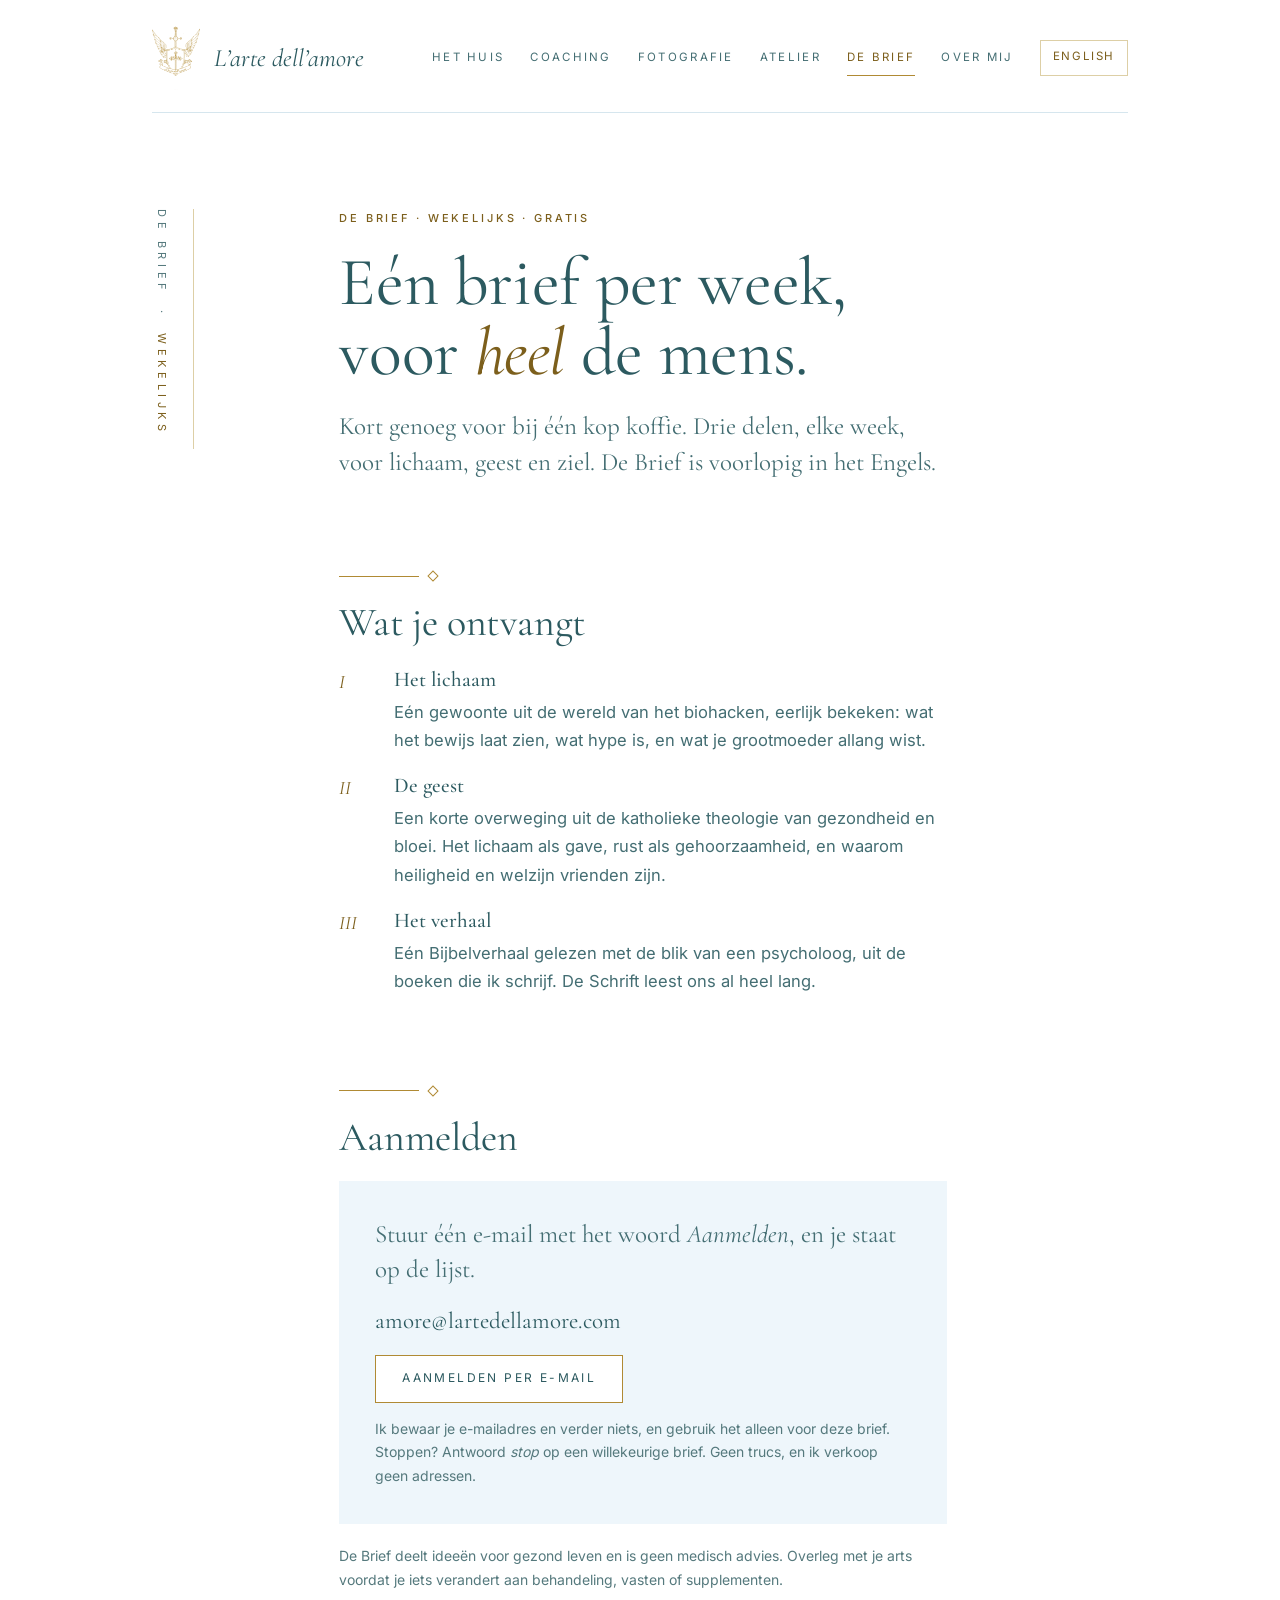
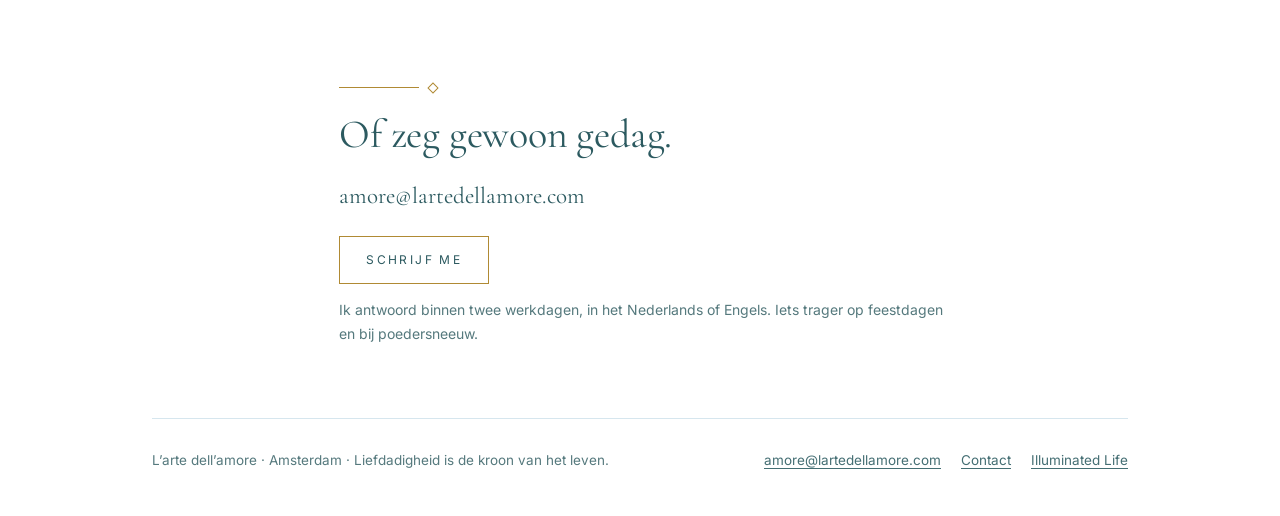
<file: nl/letter.html>
<!doctype html>
<html lang="nl">
<head>
<meta charset="utf-8">
<meta name="viewport" content="width=device-width, initial-scale=1, viewport-fit=cover">
<title>De Brief · L'arte dell'amore</title>
<meta name="description" content="Een gratis wekelijkse brief voor lichaam, geest en ziel.">
<link rel="canonical" href="https://lartedellamore.com/nl/letter.html">
<link rel="alternate" hreflang="en" href="https://lartedellamore.com/letter.html">
<link rel="alternate" hreflang="nl" href="https://lartedellamore.com/nl/letter.html">
<meta property="og:title" content="De Brief · L'arte dell'amore">
<meta property="og:description" content="Een gratis wekelijkse brief voor lichaam, geest en ziel.">
<meta property="og:image" content="https://lartedellamore.com/assets/og.jpg">
<meta property="og:type" content="website">
<link rel="icon" href="../assets/crest-small.png">
<link rel="stylesheet" href="../css/site.css">
</head>
<body>
<a class="skip" href="#main">Ga naar de tekst</a>
<div class="wrap">
<header class="top">
  <a class="mark" href="index.html"><img src="../assets/crest-small.png" alt="" width="360" height="476">L&rsquo;arte dell&rsquo;amore</a>
  <nav aria-label="Pagina's"><a href="index.html">Het huis</a><a href="coaching.html">Coaching</a><a href="photography.html">Fotografie</a><a href="atelier.html">Atelier</a><a href="letter.html" aria-current="page">De Brief</a><a href="about.html">Over mij</a><a class="lang" href="../letter.html" lang="en" hreflang="en">English</a></nav>
</header>
<div class="page">
  <p class="rail">De Brief &nbsp;&middot;&nbsp; <b>wekelijks</b></p>
  <main class="col" id="main">
    <section class="sec" aria-labelledby="h-t">
      <p class="eyebrow">De Brief &middot; wekelijks &middot; gratis</p>
      <h1 class="display" id="h-t">E&eacute;n brief per week, voor <em>heel</em> de mens.</h1>
      <p class="lede">Kort genoeg voor bij &eacute;&eacute;n kop koffie. Drie delen, elke week, voor lichaam, geest en ziel. De Brief is voorlopig in het Engels.</p>
    </section>

    <section class="sec" aria-labelledby="w-t">
      <span class="rule" aria-hidden="true"></span>
      <h2 class="h2" id="w-t">Wat je ontvangt</h2>
      <ol class="steps">
        <li><b>Het lichaam</b><span>E&eacute;n gewoonte uit de wereld van het biohacken, eerlijk bekeken: wat het bewijs laat zien, wat hype is, en wat je grootmoeder allang wist.</span></li>
        <li><b>De geest</b><span>Een korte overweging uit de katholieke theologie van gezondheid en bloei. Het lichaam als gave, rust als gehoorzaamheid, en waarom heiligheid en welzijn vrienden zijn.</span></li>
        <li><b>Het verhaal</b><span>E&eacute;n Bijbelverhaal gelezen met de blik van een psycholoog, uit de boeken die ik schrijf. De Schrift leest ons al heel lang.</span></li>
      </ol>
    </section>

    <section class="sec" aria-labelledby="s-t">
      <span class="rule" aria-hidden="true"></span>
      <h2 class="h2" id="s-t">Aanmelden</h2>
      <div class="panel">
        <p class="lede">Stuur &eacute;&eacute;n e-mail met het woord <i>Aanmelden</i>, en je staat op de lijst.</p>
        <p class="addr">amore@lartedellamore.com</p>
        <div class="row"><a class="btn" href="mailto:amore@lartedellamore.com?subject=Aanmelden%20voor%20De%20Brief">Aanmelden per e-mail</a></div>
        <p class="small">Ik bewaar je e-mailadres en verder niets, en gebruik het alleen voor deze brief. Stoppen? Antwoord <i>stop</i> op een willekeurige brief. Geen trucs, en ik verkoop geen adressen.</p>
      </div>
      <p class="small">De Brief deelt idee&euml;n voor gezond leven en is geen medisch advies. Overleg met je arts voordat je iets verandert aan behandeling, vasten of supplementen.</p>
    </section>

    <section class="sec" id="contact" aria-labelledby="c-t">
      <span class="rule" aria-hidden="true"></span>
      <h2 class="h2" id="c-t">Of zeg gewoon gedag.</h2>
      <p class="addr">amore@lartedellamore.com</p>
      <div class="row"><a class="btn" href="mailto:amore@lartedellamore.com">Schrijf me</a><span class="small">Ik antwoord binnen twee werkdagen, in het Nederlands of Engels. Iets trager op feestdagen en bij poedersneeuw.</span></div>
    </section>
  </main>
</div>
<footer class="foot">
  <span>L&rsquo;arte dell&rsquo;amore &middot; Amsterdam &middot; Liefdadigheid is de kroon van het leven.</span>
  <nav aria-label="Voettekst"><a href="mailto:amore@lartedellamore.com">amore@lartedellamore.com</a><a href="about.html#contact">Contact</a><a href="https://lartedellamore.github.io/illuminated-life/" rel="noopener">Illuminated Life</a></nav>
</footer>
</div>
</body>
</html>
</file>
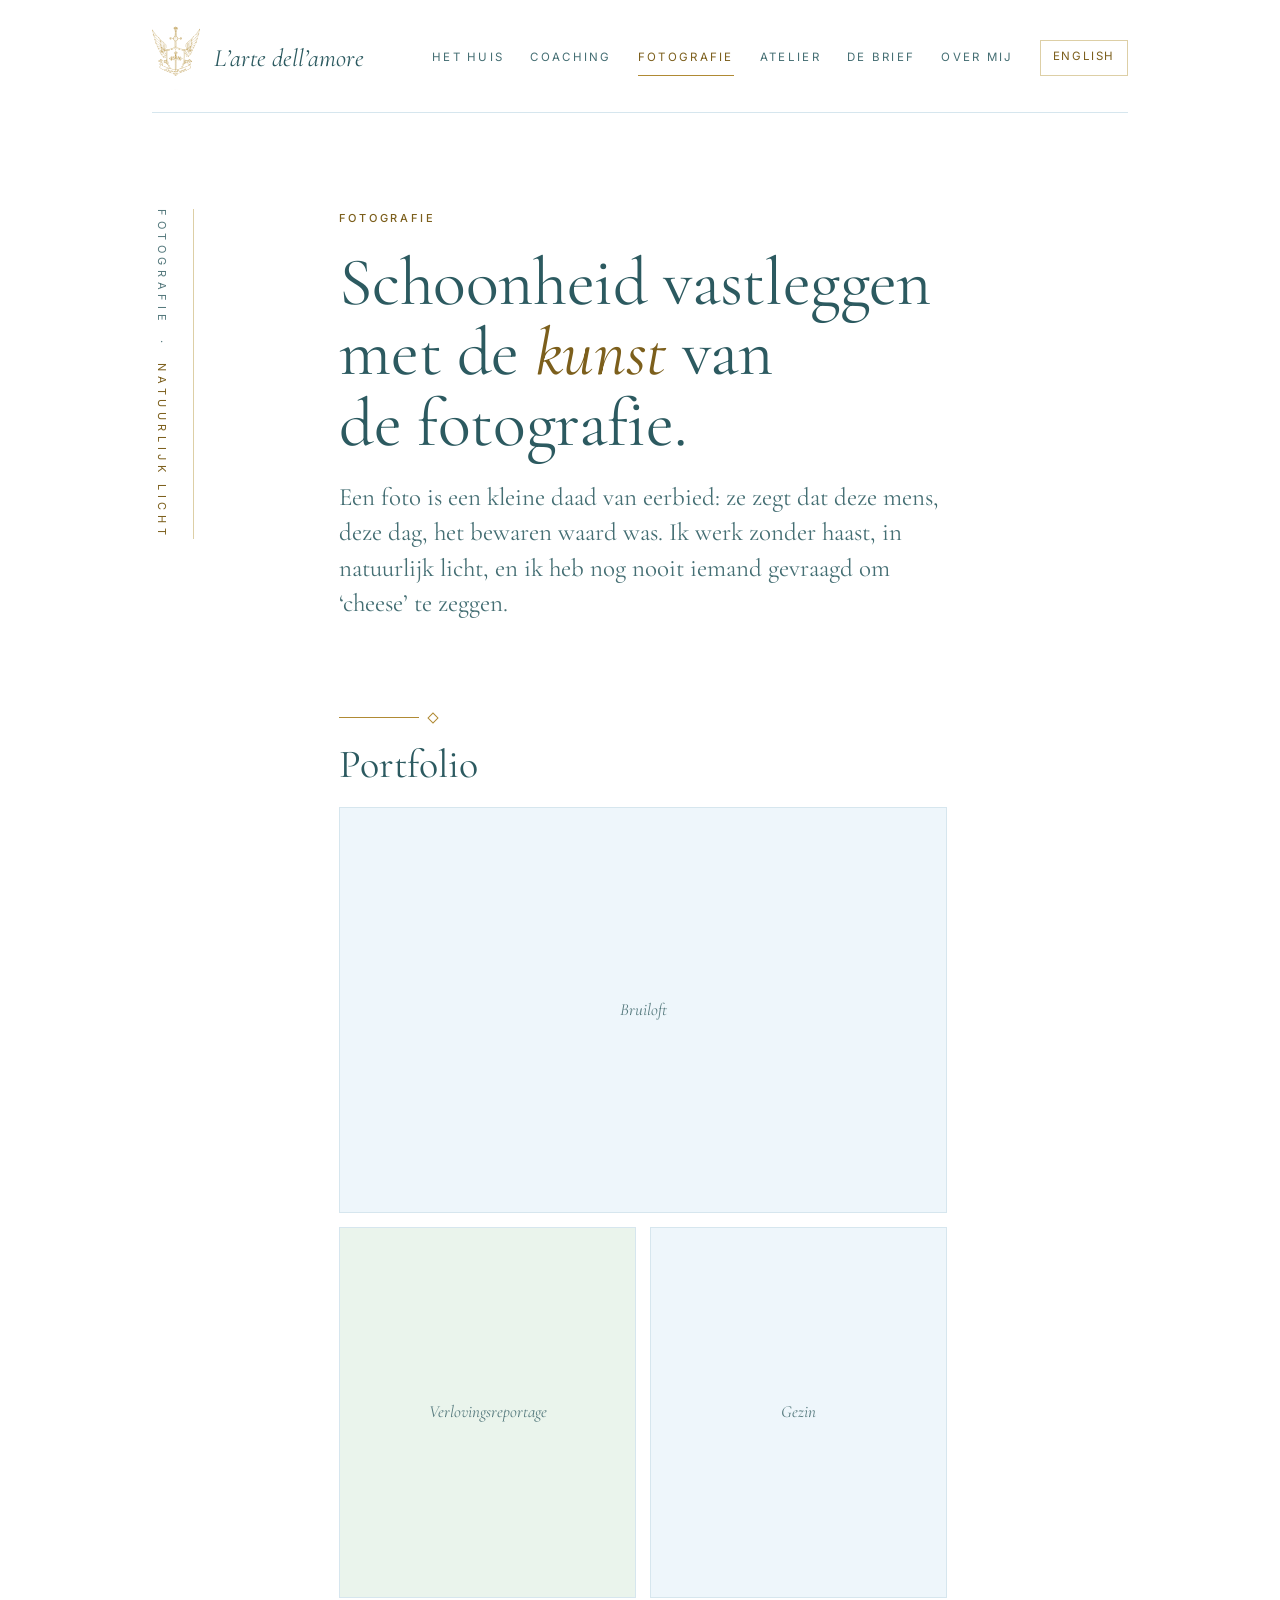
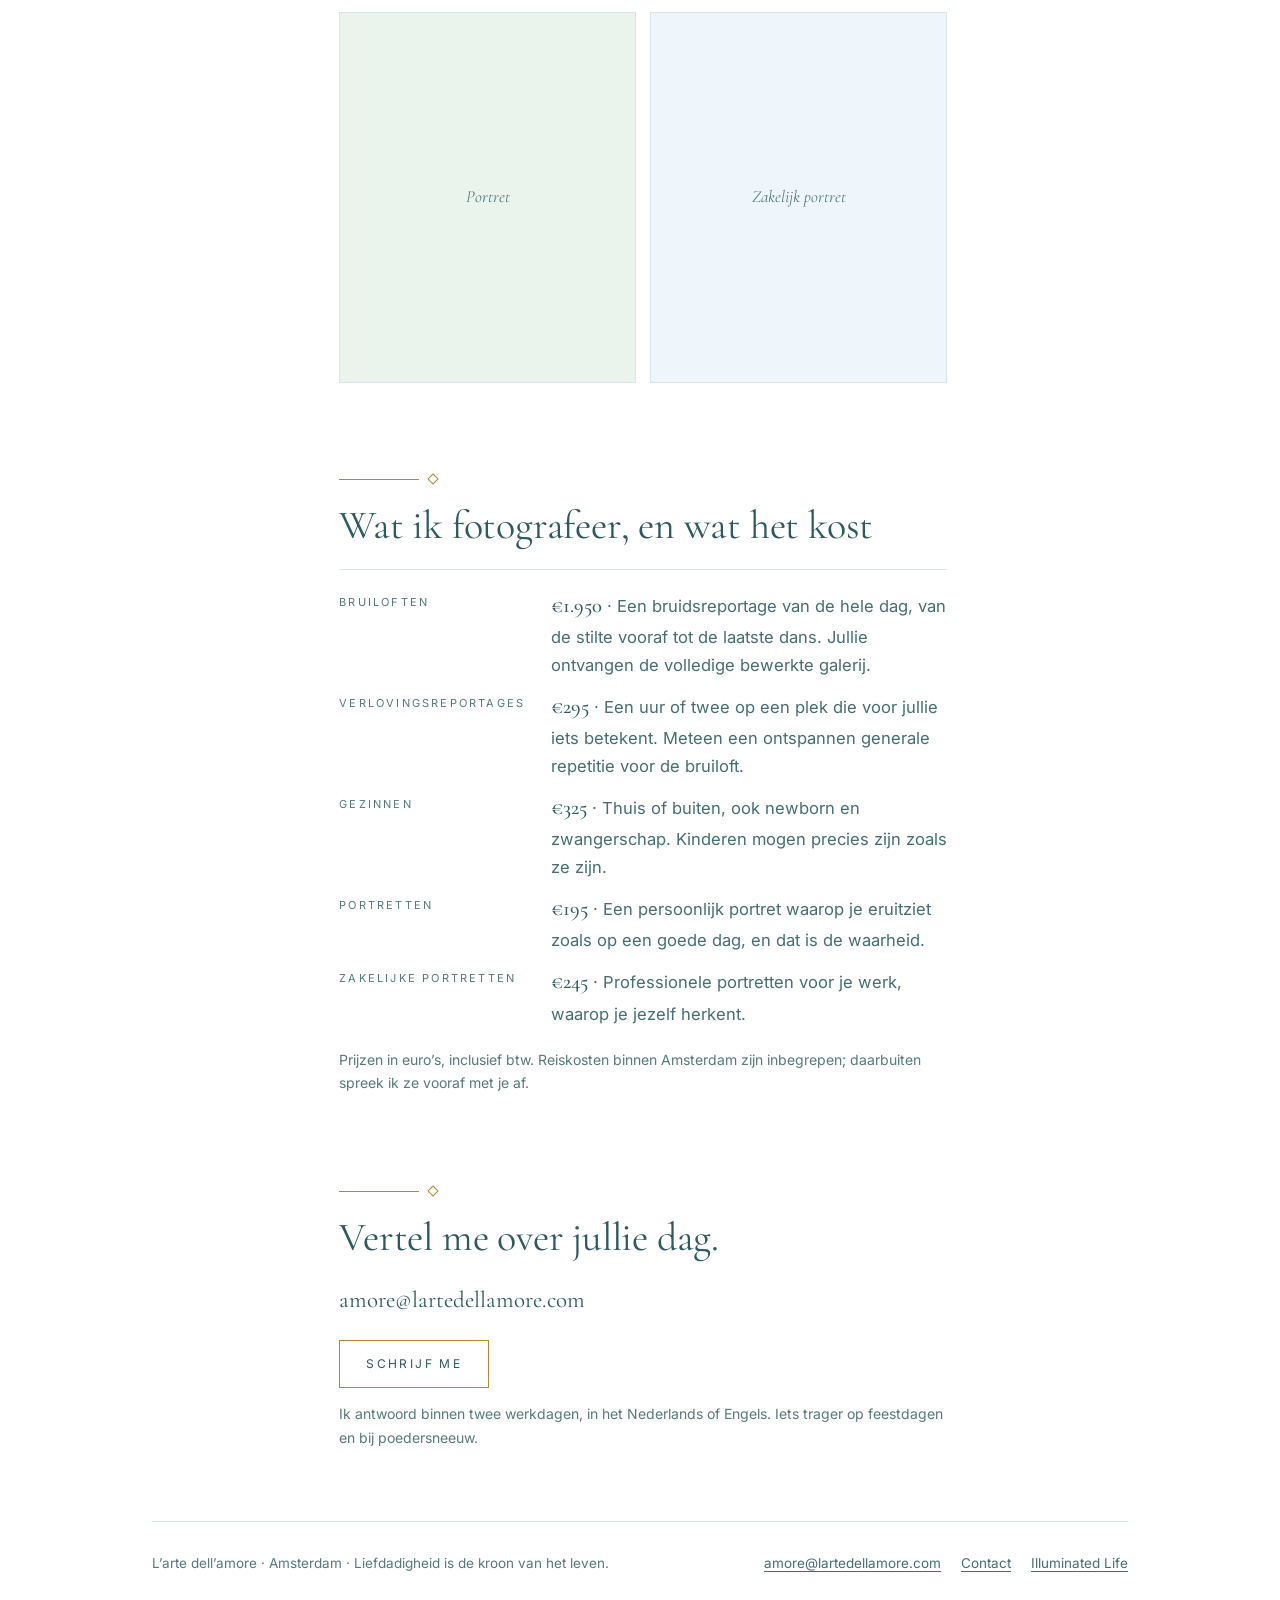
<file: nl/photography.html>
<!doctype html>
<html lang="nl">
<head>
<meta charset="utf-8">
<meta name="viewport" content="width=device-width, initial-scale=1, viewport-fit=cover">
<title>Fotografie · L'arte dell'amore</title>
<meta name="description" content="Bruidsfotografie, verlovingsreportages, gezins- en portretfotografie vanuit Amsterdam.">
<link rel="canonical" href="https://lartedellamore.com/nl/photography.html">
<link rel="alternate" hreflang="en" href="https://lartedellamore.com/photography.html">
<link rel="alternate" hreflang="nl" href="https://lartedellamore.com/nl/photography.html">
<meta property="og:title" content="Fotografie · L'arte dell'amore">
<meta property="og:description" content="Bruidsfotografie, verlovingsreportages, gezins- en portretfotografie vanuit Amsterdam.">
<meta property="og:image" content="https://lartedellamore.com/assets/og.jpg">
<meta property="og:type" content="website">
<link rel="icon" href="../assets/crest-small.png">
<link rel="stylesheet" href="../css/site.css">
</head>
<body>
<a class="skip" href="#main">Ga naar de tekst</a>
<div class="wrap">
<header class="top">
  <a class="mark" href="index.html"><img src="../assets/crest-small.png" alt="" width="360" height="476">L&rsquo;arte dell&rsquo;amore</a>
  <nav aria-label="Pagina's"><a href="index.html">Het huis</a><a href="coaching.html">Coaching</a><a href="photography.html" aria-current="page">Fotografie</a><a href="atelier.html">Atelier</a><a href="letter.html">De Brief</a><a href="about.html">Over mij</a><a class="lang" href="../photography.html" lang="en" hreflang="en">English</a></nav>
</header>
<div class="page">
  <p class="rail">Fotografie &nbsp;&middot;&nbsp; <b>natuurlijk licht</b></p>
  <main class="col" id="main">
    <section class="sec" aria-labelledby="h-t">
      <p class="eyebrow">Fotografie</p>
      <h1 class="display" id="h-t">Schoonheid vastleggen met de <em>kunst</em> van de fotografie.</h1>
      <p class="lede">Een foto is een kleine daad van eerbied: ze zegt dat deze mens, deze dag, het bewaren waard was. Ik werk zonder haast, in natuurlijk licht, en ik heb nog nooit iemand gevraagd om &lsquo;cheese&rsquo; te zeggen.</p>
    </section>

    <section class="sec" aria-labelledby="g-t">
      <span class="rule" aria-hidden="true"></span>
      <h2 class="h2" id="g-t">Portfolio</h2>
      <div class="mounts">
        <div class="mount wide"><span>Bruiloft</span></div>
        <div class="mount"><span>Verlovingsreportage</span></div>
        <div class="mount"><span>Gezin</span></div>
        <div class="mount"><span>Portret</span></div>
        <div class="mount"><span>Zakelijk portret</span></div>
      </div>
    </section>

    <section class="sec" aria-labelledby="s-t">
      <span class="rule" aria-hidden="true"></span>
      <h2 class="h2" id="s-t">Wat ik fotografeer, en wat het kost</h2>
      <dl class="terms">
        <dt>Bruiloften</dt><dd><b>&euro;1.950</b> &middot; Een bruidsreportage van de hele dag, van de stilte vooraf tot de laatste dans. Jullie ontvangen de volledige bewerkte galerij.</dd>
        <dt>Verlovingsreportages</dt><dd><b>&euro;295</b> &middot; Een uur of twee op een plek die voor jullie iets betekent. Meteen een ontspannen generale repetitie voor de bruiloft.</dd>
        <dt>Gezinnen</dt><dd><b>&euro;325</b> &middot; Thuis of buiten, ook newborn en zwangerschap. Kinderen mogen precies zijn zoals ze zijn.</dd>
        <dt>Portretten</dt><dd><b>&euro;195</b> &middot; Een persoonlijk portret waarop je eruitziet zoals op een goede dag, en dat is de waarheid.</dd>
        <dt>Zakelijke portretten</dt><dd><b>&euro;245</b> &middot; Professionele portretten voor je werk, waarop je jezelf herkent.</dd>
      </dl>
      <p class="small">Prijzen in euro&rsquo;s, inclusief btw. Reiskosten binnen Amsterdam zijn inbegrepen; daarbuiten spreek ik ze vooraf met je af.</p>
    </section>

    <section class="sec" id="contact" aria-labelledby="c-t">
      <span class="rule" aria-hidden="true"></span>
      <h2 class="h2" id="c-t">Vertel me over jullie dag.</h2>
      <p class="addr">amore@lartedellamore.com</p>
      <div class="row"><a class="btn" href="mailto:amore@lartedellamore.com">Schrijf me</a><span class="small">Ik antwoord binnen twee werkdagen, in het Nederlands of Engels. Iets trager op feestdagen en bij poedersneeuw.</span></div>
    </section>
  </main>
</div>
<footer class="foot">
  <span>L&rsquo;arte dell&rsquo;amore &middot; Amsterdam &middot; Liefdadigheid is de kroon van het leven.</span>
  <nav aria-label="Voettekst"><a href="mailto:amore@lartedellamore.com">amore@lartedellamore.com</a><a href="about.html#contact">Contact</a><a href="https://lartedellamore.github.io/illuminated-life/" rel="noopener">Illuminated Life</a></nav>
</footer>
</div>
</body>
</html>
</file>
<file: css/site.css>
/* L'arte dell'amore · the house site
   Layout: white ground with pastel sky and leaf, one narrow column set off-centre to the right of a vertical name rail;
   wide empty margins carry the Japanese half, a single gold fine line and the crest carry the baroque half. */

@font-face { font-family: "Cormorant Garamond"; font-style: normal; font-weight: 400; font-display: swap; src: url("../assets/fonts/cormorant-garamond-latin-400-normal.woff2") format("woff2"); }
@font-face { font-family: "Cormorant Garamond"; font-style: normal; font-weight: 500; font-display: swap; src: url("../assets/fonts/cormorant-garamond-latin-500-normal.woff2") format("woff2"); }
@font-face { font-family: "Cormorant Garamond"; font-style: italic; font-weight: 400; font-display: swap; src: url("../assets/fonts/cormorant-garamond-latin-400-italic.woff2") format("woff2"); }
@font-face { font-family: "Inter"; font-style: normal; font-weight: 400; font-display: swap; src: url("../assets/fonts/inter-latin-400-normal.woff2") format("woff2"); }
@font-face { font-family: "Inter"; font-style: normal; font-weight: 500; font-display: swap; src: url("../assets/fonts/inter-latin-500-normal.woff2") format("woff2"); }

:root {
  /* one light look, by choice: white ground, pastel sky and leaf, sea-green ink. No black anywhere. */
  --paper: #FFFFFF;
  --linen: #EEF6FB;      /* pastel sky, for quiet panels */
  --leaf: #EAF4EC;       /* pastel green */
  --ink: #2C5A60;        /* deep sea green, the darkest tone on the site */
  --ink2: #446E73;
  --dim: #55797D;
  --gold: #B08A34;       /* the fineliner */
  --gold-ink: #7C5F1C;
  --gold-pale: #DDCFA6;
  --line: #D6E6EE;
  --focus: #2C5A60;
  --serif: "Cormorant Garamond", "Iowan Old Style", Palatino, Georgia, serif;
  --sans: "Inter", system-ui, -apple-system, "Segoe UI", Roboto, sans-serif;
  --col: 38rem;
  color-scheme: light;
}

* { box-sizing: border-box; }
html { -webkit-text-size-adjust: 100%; scroll-behavior: smooth; }
body { margin: 0; background: var(--paper); color: var(--ink); font-family: var(--sans); font-size: 16.5px; line-height: 1.7; -webkit-font-smoothing: antialiased; }
img { max-width: 100%; height: auto; display: block; }
a { color: var(--gold-ink); text-decoration-thickness: 1px; text-underline-offset: 0.2em; }
a:hover { text-decoration-thickness: 2px; }
:focus-visible { outline: 2px solid var(--focus); outline-offset: 3px; }
h1, h2, h3 { font-family: var(--serif); font-weight: 400; margin: 0; text-wrap: balance; letter-spacing: -0.005em; }
p { margin: 0; text-wrap: pretty; }
.skip { position: absolute; left: 12px; top: -80px; background: var(--leaf); color: var(--ink); padding: 10px 16px; z-index: 10; }
.skip:focus { top: 10px; }

/* ── frame ── */
.wrap { max-width: 68rem; margin: 0 auto; padding-inline: clamp(18px, 5vw, 56px); }
.top { display: flex; align-items: center; justify-content: space-between; gap: 16px 28px; flex-wrap: wrap; padding-block: 26px 22px; border-bottom: 1px solid var(--line); }
.mark { display: inline-flex; align-items: center; gap: 14px; font-family: var(--serif); font-style: italic; font-size: 25px; color: var(--ink); text-decoration: none; white-space: nowrap; }
.mark img { height: 64px; width: auto; }
.top nav { display: flex; flex-wrap: wrap; gap: 6px 26px; }
.top nav a { font-size: 11.5px; letter-spacing: 0.2em; text-transform: uppercase; color: var(--ink2); text-decoration: none; padding-block: 8px; border-bottom: 1px solid transparent; }
.top nav a:hover, .top nav a[aria-current="page"] { color: var(--gold-ink); border-bottom-color: var(--gold); }

.top nav a.lang { color: var(--gold-ink); border: 1px solid var(--gold-pale); padding: 6px 12px; letter-spacing: 0.14em; }
.top nav a.lang:hover { background: var(--leaf); }

/* the page: a vertical rail and one column */
.page { display: grid; grid-template-columns: 4.5rem minmax(0, var(--col)); column-gap: clamp(24px, 9vw, 150px); padding-block: clamp(44px, 8vw, 96px) 72px; }
.rail { writing-mode: vertical-rl; font-size: 11px; letter-spacing: 0.42em; text-transform: uppercase; color: var(--dim); border-right: 1px solid var(--gold-pale); padding-right: 22px; justify-self: start; height: max-content; min-height: 15rem; white-space: nowrap; }
.rail b { font-weight: 400; color: var(--gold-ink); }
.col { display: flex; flex-direction: column; gap: clamp(52px, 8vw, 92px); min-width: 0; }
.sec { display: flex; flex-direction: column; gap: 20px; }
@media (max-width: 720px) {
  .page { grid-template-columns: minmax(0, 1fr); }
  .rail { writing-mode: horizontal-tb; border-right: 0; border-bottom: 1px solid var(--gold-pale); padding: 0 0 12px; min-height: 0; margin-bottom: 36px; white-space: normal; letter-spacing: 0.3em; }
}

/* ── type ── */
.eyebrow { font-size: 11px; letter-spacing: 0.26em; text-transform: uppercase; color: var(--gold-ink); font-weight: 500; }
.display { font-size: clamp(40px, 7vw, 68px); line-height: 1.04; }
.display em { font-style: italic; color: var(--gold-ink); }
.h2 { font-size: clamp(29px, 4.4vw, 40px); line-height: 1.14; }
.h3 { font-size: 24px; line-height: 1.2; }
.lede { font-family: var(--serif); font-size: clamp(21px, 2.6vw, 25px); line-height: 1.42; color: var(--ink2); }
.prose { display: flex; flex-direction: column; gap: 14px; color: var(--ink2); }
.small { font-size: 14px; color: var(--dim); }

/* the fine line: a hairline closed by a small lozenge */
.rule { display: flex; align-items: center; gap: 10px; color: var(--gold); }
.rule::before { content: ""; flex: 0 0 5rem; border-top: 1px solid var(--gold); }
.rule::after { content: ""; width: 6px; height: 6px; border: 1px solid var(--gold); transform: rotate(45deg); }

/* ── the crest opening ── */
.crest { display: flex; flex-direction: column; gap: 26px; }
.crest img { width: min(100%, 25rem); margin-left: -4%; }
.motto { font-family: var(--serif); font-style: italic; font-size: 21px; color: var(--gold-ink); }

/* ── portrait ── */
.portrait { margin: 8px 0 0; max-width: 24rem; padding: 12px; background: var(--linen); border: 1px solid var(--line); }
.portrait img { width: 100%; height: auto; }

/* ── the house list: branches as an index, not cards ── */
.index { list-style: none; margin: 0; padding: 0; border-top: 1px solid var(--line); }
.index li { display: grid; grid-template-columns: 2.4rem minmax(0, 1fr) auto; gap: 4px 16px; align-items: baseline; padding-block: 18px; border-bottom: 1px solid var(--line); }
.index .n { font-family: var(--serif); font-style: italic; font-size: 19px; color: var(--gold-ink); }
.index .t { font-family: var(--serif); font-size: 25px; line-height: 1.2; color: var(--ink); text-decoration: none; }
a.t:hover { color: var(--gold-ink); }
.index .d { grid-column: 2 / -1; color: var(--ink2); font-size: 15px; }
.state { font-size: 10.5px; letter-spacing: 0.18em; text-transform: uppercase; color: var(--dim); white-space: nowrap; }
.state.open { color: var(--gold-ink); }
@media (max-width: 520px) { .index li { grid-template-columns: 2rem minmax(0, 1fr); } .index .state { grid-column: 2; } }

/* ── offers ── */
.terms { margin: 0; display: grid; grid-template-columns: max-content minmax(0, 1fr); gap: 10px 26px; border-top: 1px solid var(--line); padding-top: 18px; }
.terms dt { font-size: 11px; letter-spacing: 0.2em; text-transform: uppercase; color: var(--dim); padding-top: 5px; }
.terms dd { margin: 0; color: var(--ink2); }
.terms dd b { font-family: var(--serif); font-weight: 500; font-size: 1.25em; color: var(--ink); }
@media (max-width: 520px) { .terms { grid-template-columns: minmax(0, 1fr); gap: 2px; } .terms dd { margin-bottom: 12px; } }

.steps { margin: 0; padding: 0; list-style: none; counter-reset: s; display: flex; flex-direction: column; gap: 18px; }
.steps li { counter-increment: s; display: grid; grid-template-columns: 2.4rem minmax(0, 1fr); gap: 0 16px; }
.steps li::before { content: counter(s, upper-roman); font-family: var(--serif); font-style: italic; font-size: 19px; color: var(--gold-ink); }
.steps b { display: block; font-family: var(--serif); font-weight: 500; font-size: 21px; line-height: 1.3; color: var(--ink); }
.steps span { color: var(--ink2); }
.steps b, .steps span { grid-column: 2; }
.steps li::before { grid-column: 1; grid-row: 1; }

.btn { display: inline-flex; align-items: center; min-height: 48px; padding: 12px 26px; border: 1px solid var(--gold); color: var(--ink); background: transparent; font-size: 12px; letter-spacing: 0.2em; text-transform: uppercase; text-decoration: none; transition: background-color 0.2s, color 0.2s; }
.btn:hover { background: var(--leaf); color: var(--ink); }
.row { display: flex; flex-wrap: wrap; gap: 14px 24px; align-items: center; }
.addr { font-family: var(--serif); font-size: 23px; color: var(--ink); user-select: all; overflow-wrap: anywhere; }

/* ── mounts: where photographs go ── */
.mounts { display: grid; grid-template-columns: repeat(2, minmax(0, 1fr)); gap: 14px; }
.mount { aspect-ratio: 4 / 5; max-width: 100%; background: var(--linen); border: 1px solid var(--line); display: grid; place-items: center; padding: 14px; overflow: hidden; }
.mount.wide { grid-column: 1 / -1; aspect-ratio: 3 / 2; }
.mount:nth-child(even) { background: var(--leaf); }
.mount img { width: 100%; height: 100%; object-fit: cover; }
.mount span { font-family: var(--serif); font-style: italic; font-size: 17px; color: var(--dim); text-align: center; }

.panel .btn { background: var(--paper); }
.panel { background: var(--linen); padding: clamp(22px, 4vw, 36px); display: flex; flex-direction: column; gap: 14px; }

/* ── foot ── */
.foot { border-top: 1px solid var(--line); padding-block: 30px 44px; display: flex; flex-wrap: wrap; justify-content: space-between; gap: 14px 28px; font-size: 13.5px; color: var(--dim); }
.foot nav { display: flex; flex-wrap: wrap; gap: 6px 20px; }
.foot a { color: var(--ink2); }

@media (prefers-reduced-motion: reduce) { html { scroll-behavior: auto; } .btn { transition: none; } }
</file>
